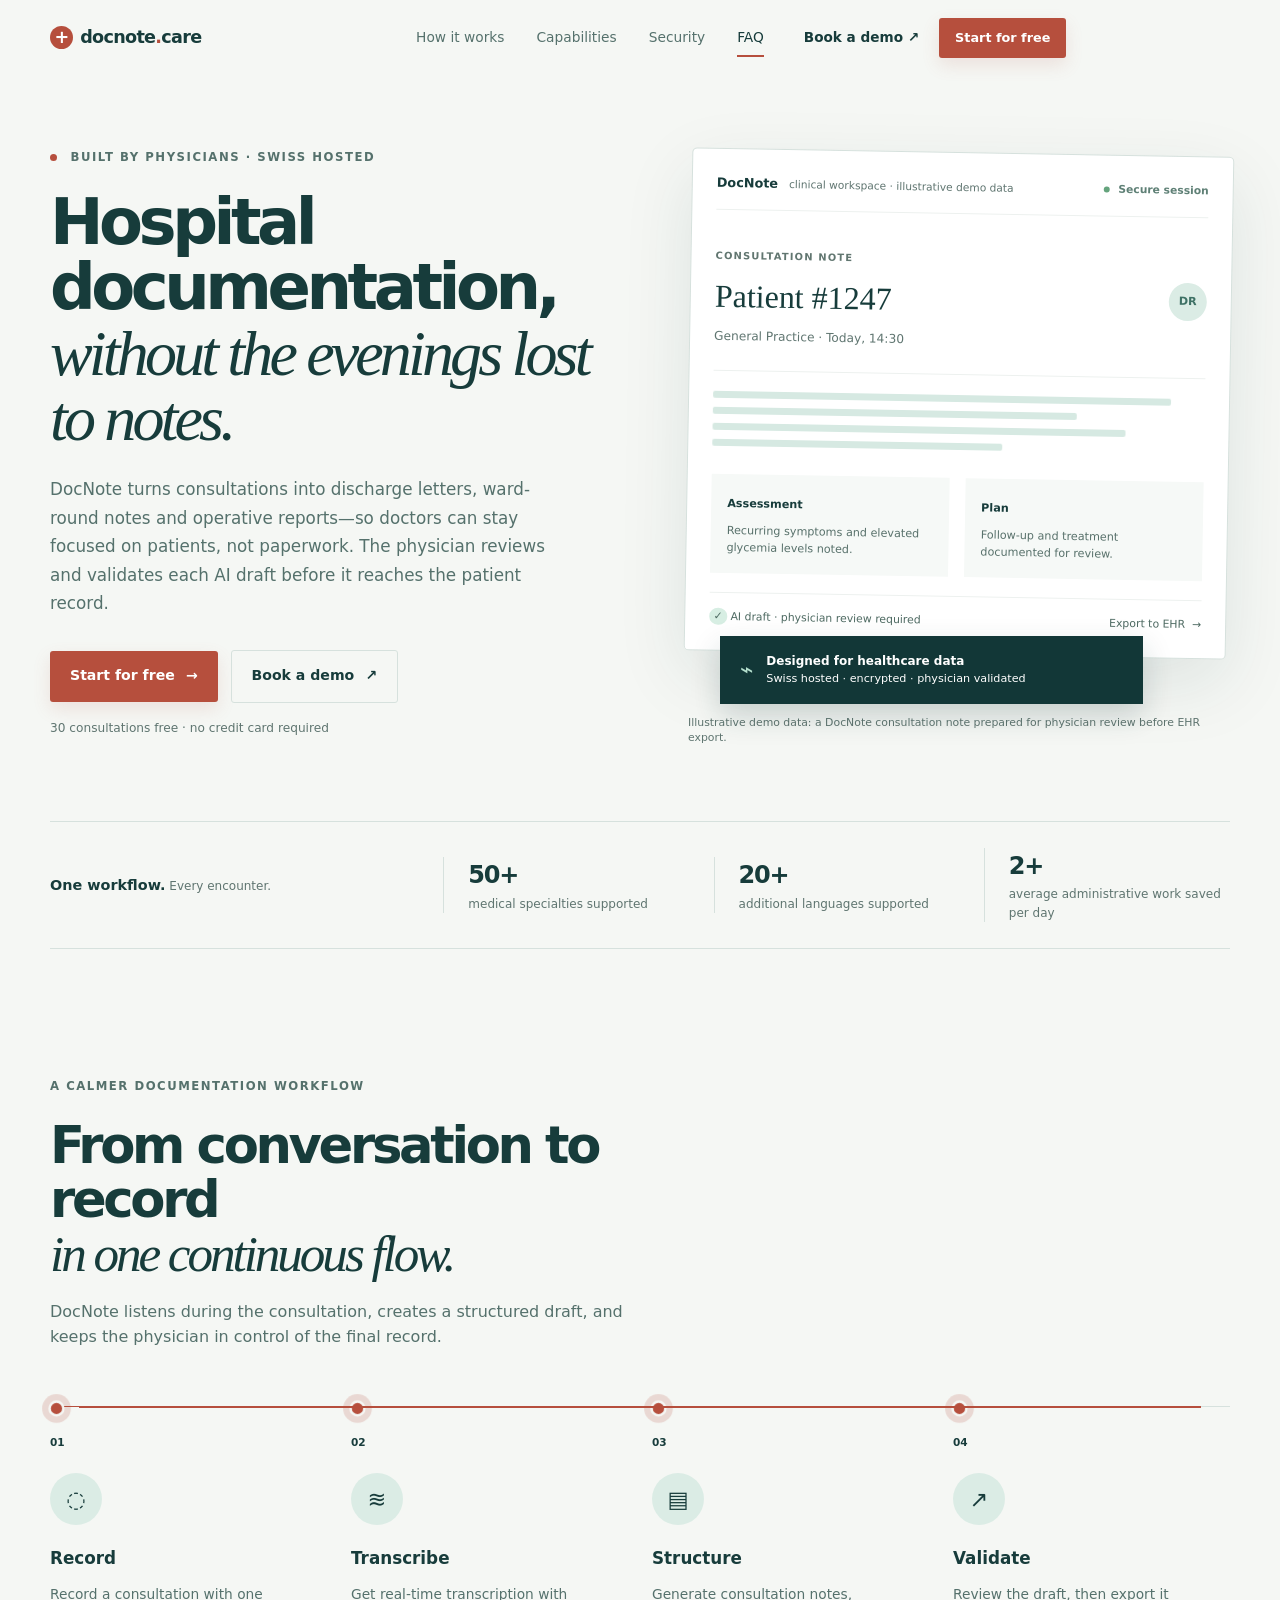
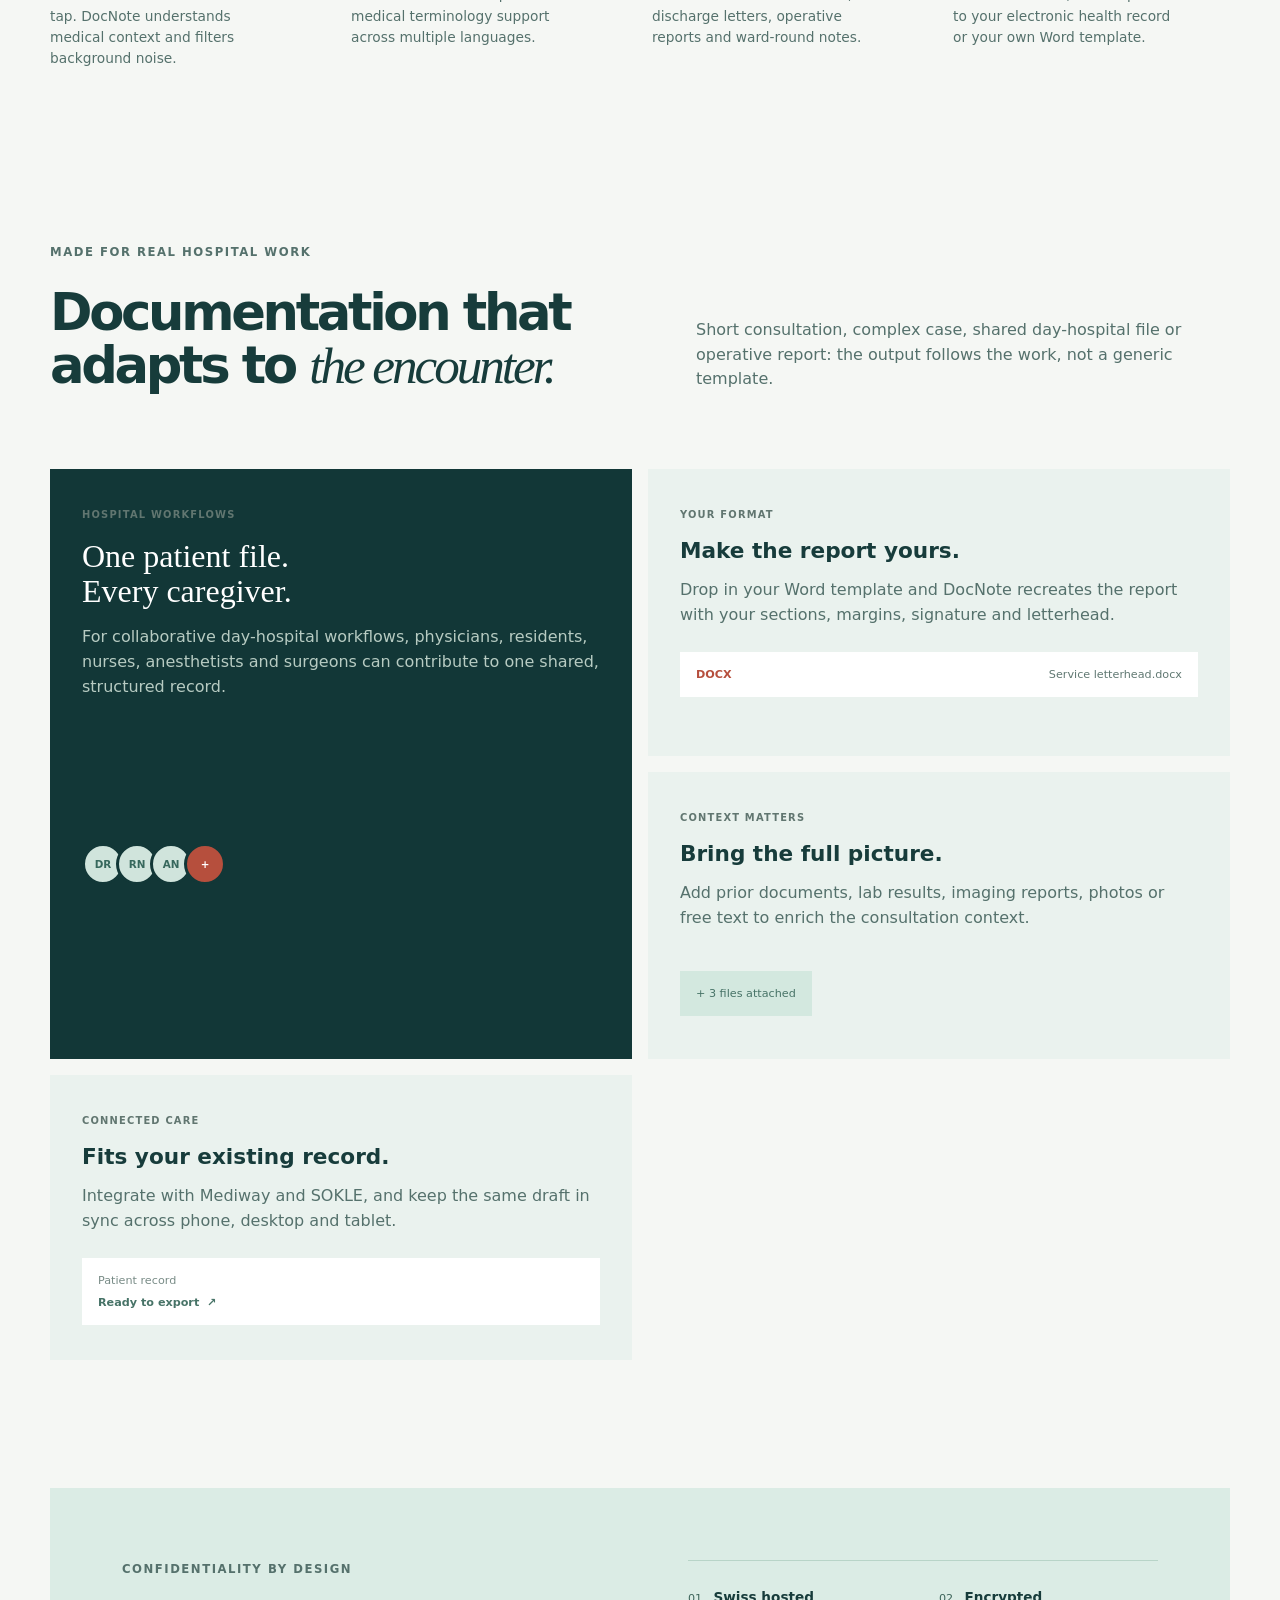
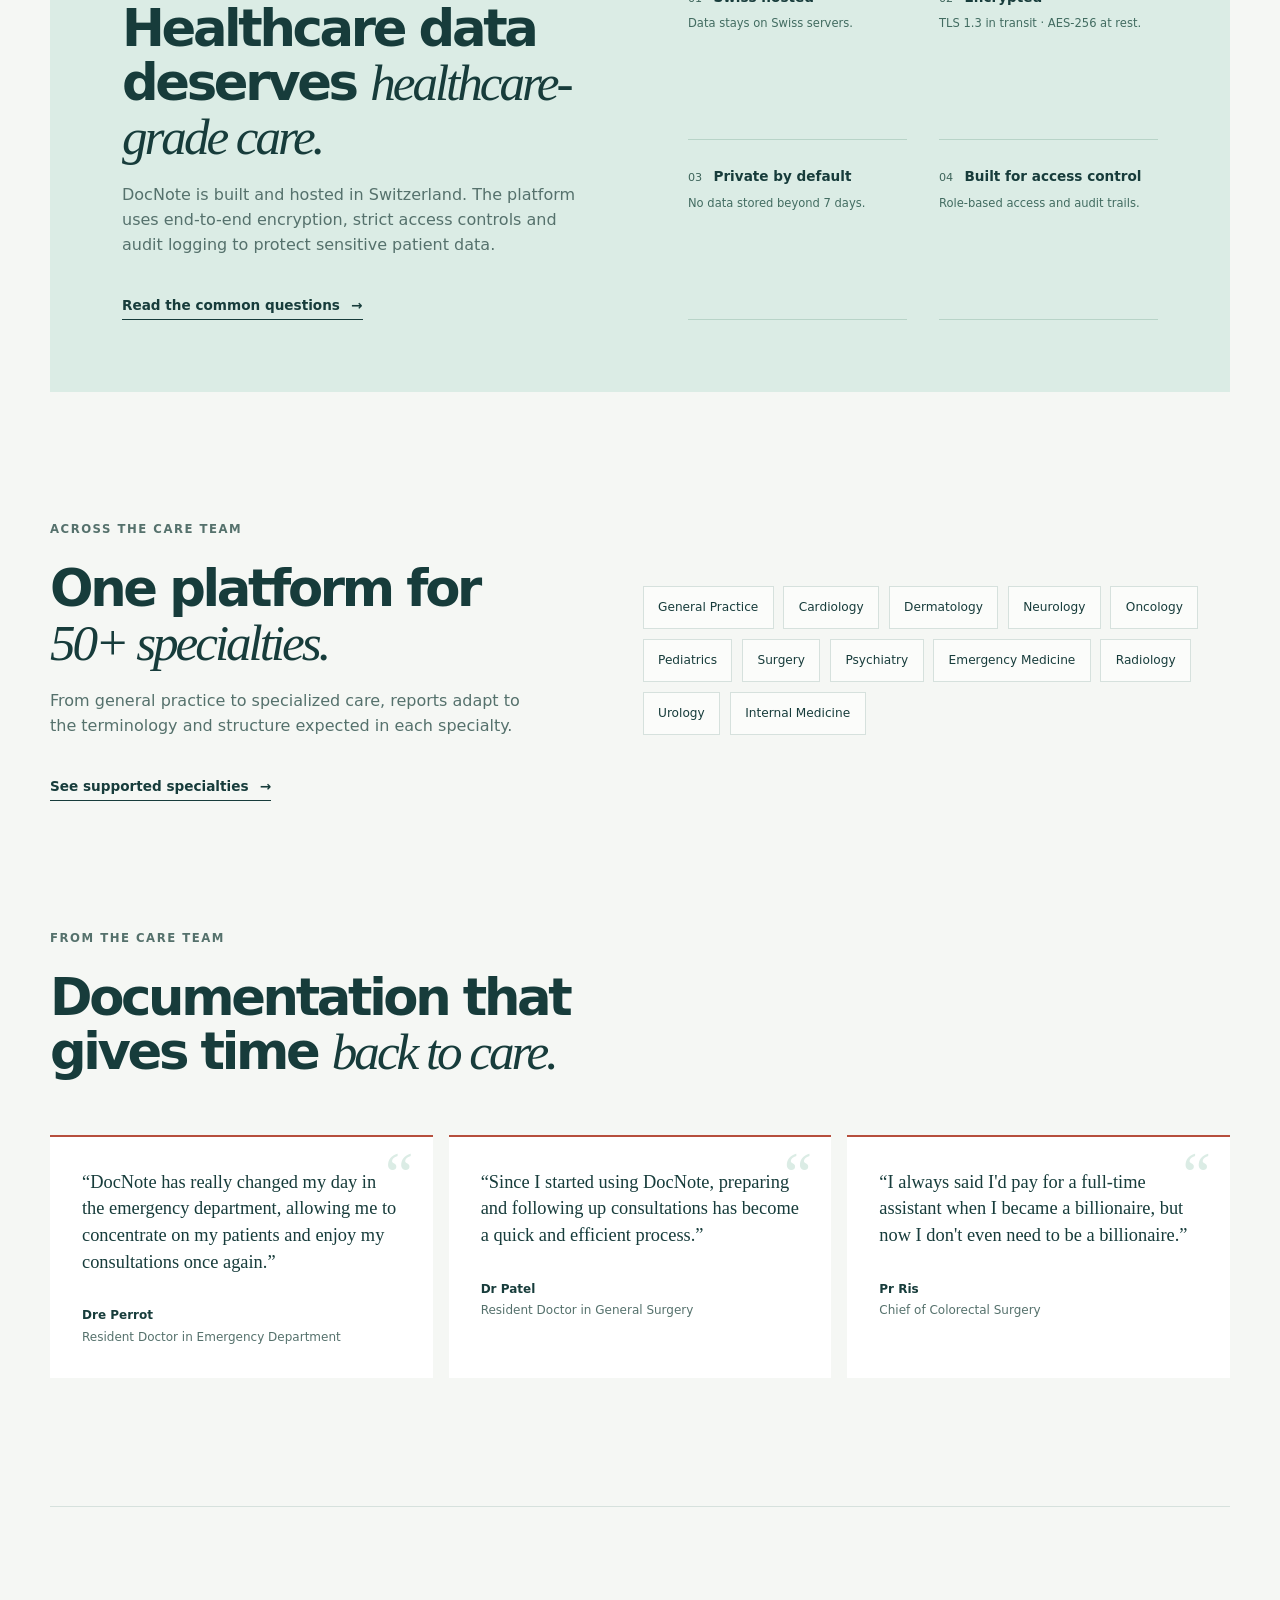
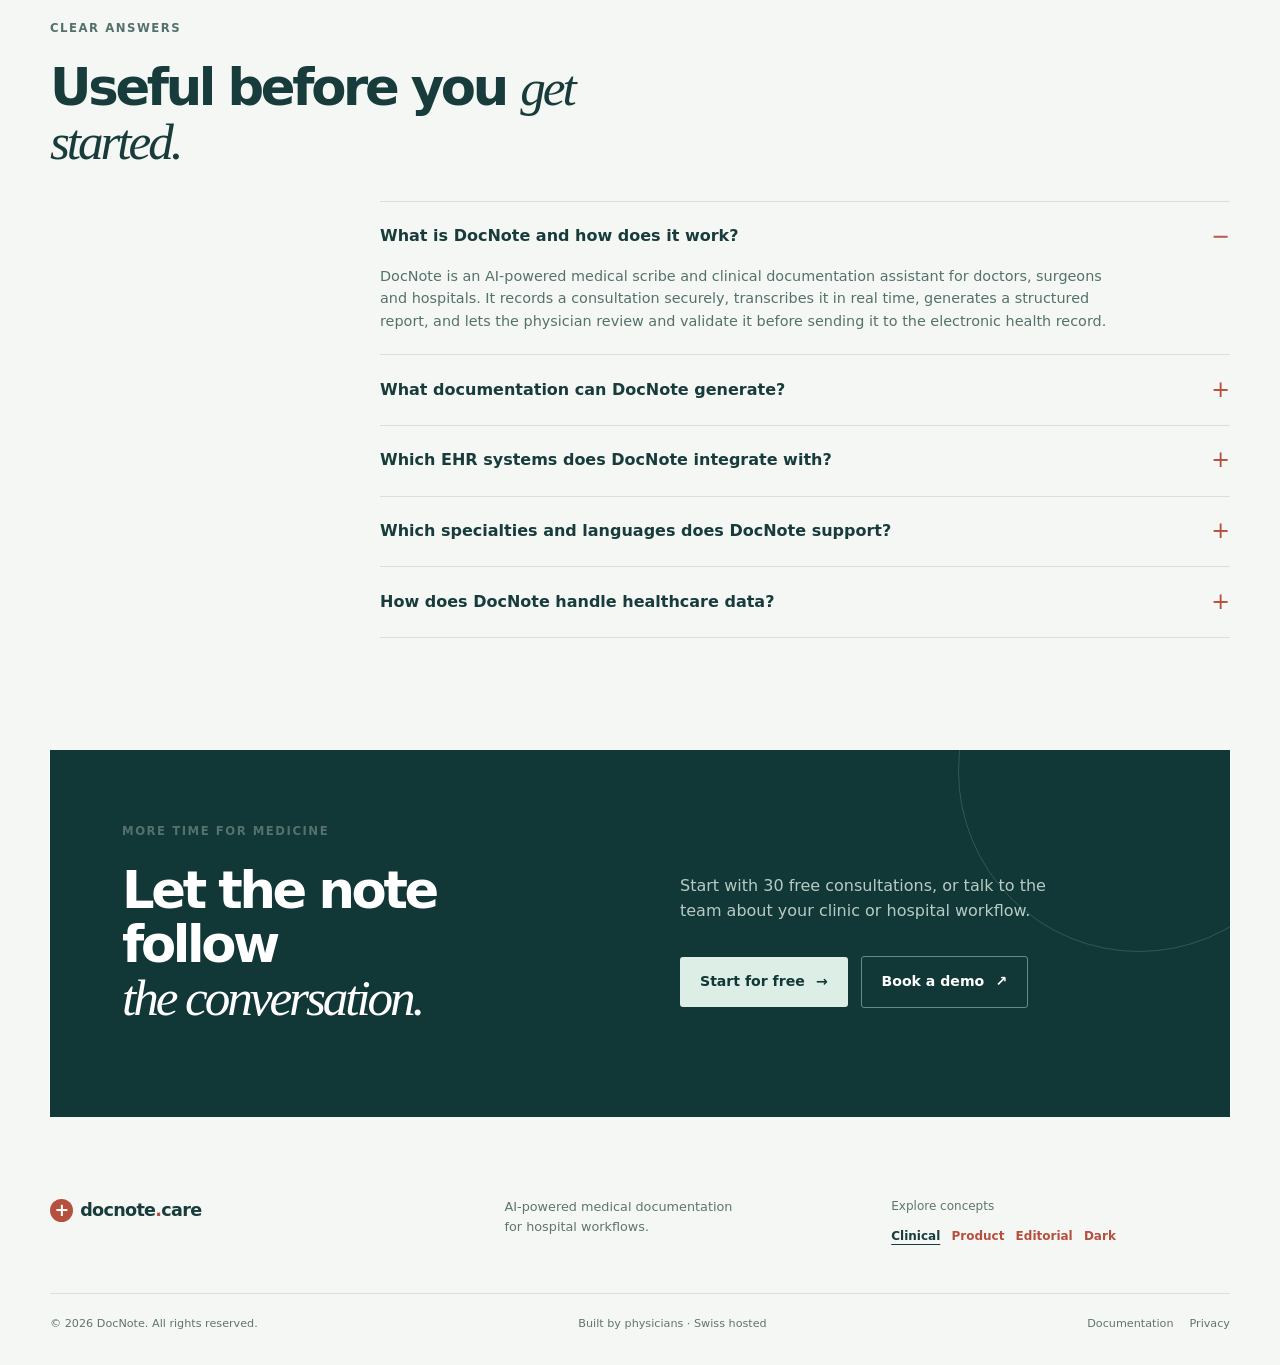
<file: index.html>
<!doctype html>
<html lang="en">
<head>
  <meta charset="utf-8">
  <meta name="viewport" content="width=device-width, initial-scale=1">
  <title>DocNote | AI medical documentation for hospitals</title>
  <meta name="description" content="DocNote turns consultations into structured medical documentation for doctors, clinics and hospitals. Swiss hosted, built by physicians, and designed for hospital workflows.">
  <link rel="canonical" href="https://docnote.care/">
  <meta property="og:type" content="website">
  <meta property="og:title" content="DocNote | AI medical documentation for hospitals">
  <meta property="og:description" content="Turn consultations into discharge letters, ward-round notes and operative reports with DocNote.">
  <meta property="og:url" content="https://docnote.care/">
  <meta name="theme-color" content="#f5f7f4">
  <link rel="stylesheet" href="styles.css">
  <script type="application/ld+json">
  {
    "@context":"https://schema.org",
    "@graph":[
      {"@type":"Organization","@id":"https://docnote.care/#organization","name":"DocNote","url":"https://docnote.care/","description":"AI-powered medical documentation for hospital workflows."},
      {"@type":"WebSite","@id":"https://docnote.care/#website","url":"https://docnote.care/","name":"DocNote","publisher":{"@id":"https://docnote.care/#organization"}},
      {"@type":"SoftwareApplication","name":"DocNote","applicationCategory":"HealthApplication","description":"AI-powered medical documentation that turns consultations into structured medical reports for doctors and hospitals.","url":"https://docnote.care/","publisher":{"@id":"https://docnote.care/#organization"}}
    ]
  }
  </script>
</head>
<body data-design="clinical">
  <noscript><p class="noscript-note">Design previews use JavaScript to apply their visual variant. Without JavaScript, the default clinical landing page is shown.</p></noscript>
  <a class="skip-link" href="#main">Skip to content</a>
  <header class="site-header">
    <a class="brand" href="index.html" aria-label="DocNote home"><span class="brand-mark">+</span><span>docnote<span class="brand-dot">.</span>care</span></a>
    <nav class="desktop-nav" aria-label="Primary navigation"><a href="#workflow">How it works</a><a href="#capabilities">Capabilities</a><a href="#security">Security</a><a href="#faq">FAQ</a></nav>
    <div class="header-actions"><a class="text-link hide-mobile" href="https://calendar.app.google/szBdVAxnmAfQ1ogy8" target="_blank" rel="noreferrer">Book a demo <span aria-hidden="true">↗</span></a><a class="button button-small" href="https://docnote.care/app/" target="_blank" rel="noreferrer">Start for free</a><button class="menu-toggle" aria-expanded="false" aria-controls="mobile-menu" aria-label="Open menu">Menu</button></div>
    <nav id="mobile-menu" class="mobile-menu" aria-label="Mobile navigation"><a href="#workflow">How it works</a><a href="#capabilities">Capabilities</a><a href="#security">Security</a><a href="#faq">FAQ</a><a href="https://calendar.app.google/szBdVAxnmAfQ1ogy8" target="_blank" rel="noreferrer">Book a demo ↗</a></nav>
  </header>

  <main id="main">
    <section class="hero section-wrap">
      <div class="hero-copy"><p class="eyebrow"><span class="eyebrow-dot" aria-hidden="true"></span> Built by physicians · Swiss hosted</p><h1>Hospital documentation, <em>without the evenings lost to notes.</em></h1><p class="hero-lede">DocNote turns consultations into discharge letters, ward-round notes and operative reports—so doctors can stay focused on patients, not paperwork. The physician reviews and validates each AI draft before it reaches the patient record.</p><div class="hero-actions"><a class="button" href="https://docnote.care/app/" target="_blank" rel="noreferrer">Start for free <span aria-hidden="true">→</span></a><a class="button button-quiet" href="https://calendar.app.google/szBdVAxnmAfQ1ogy8" target="_blank" rel="noreferrer">Book a demo <span aria-hidden="true">↗</span></a></div><p class="microcopy">30 consultations free · no credit card required</p></div>
      <figure class="hero-visual clinical-visual" aria-labelledby="mockup-caption"><div class="visual-window"><div class="window-top"><span>DocNote <small>clinical workspace · illustrative demo data</small></span><span class="status"><i aria-hidden="true"></i> Secure session</span></div><div class="report-head"><div><span class="label">CONSULTATION NOTE</span><h2>Patient #1247</h2><p>General Practice · Today, 14:30</p></div><span class="avatar" aria-hidden="true">DR</span></div><div class="report-lines" aria-hidden="true"><span style="width:93%"></span><span style="width:74%"></span><span style="width:84%"></span><span style="width:59%"></span></div><div class="report-grid"><div><b>Assessment</b><p>Recurring symptoms and elevated glycemia levels noted.</p></div><div><b>Plan</b><p>Follow-up and treatment documented for review.</p></div></div><div class="report-footer"><span><b aria-hidden="true">✓</b> AI draft · physician review required</span><span>Export to EHR&nbsp; →</span></div></div><div class="security-note"><span class="shield" aria-hidden="true">⌁</span><span><b>Designed for healthcare data</b><br>Swiss hosted · encrypted · physician validated</span></div><figcaption id="mockup-caption">Illustrative demo data: a DocNote consultation note prepared for physician review before EHR export.</figcaption></figure>
    </section>

    <section class="trust-strip section-wrap" aria-label="DocNote at a glance"><div><strong>One workflow.</strong> Every encounter.</div><div><span class="trust-number">50+</span><span>medical specialties supported</span></div><div><span class="trust-number">20+</span><span>additional languages supported</span></div><div><span class="trust-number">2h+</span><span>average administrative work saved per day</span></div></section>

    <section id="workflow" class="section-wrap workflow-section"><div class="section-intro"><p class="eyebrow">A calmer documentation workflow</p><h2>From conversation to record<br><em>in one continuous flow.</em></h2><p>DocNote listens during the consultation, creates a structured draft, and keeps the physician in control of the final record.</p></div><div class="workflow-line"><article><span class="step-number">01</span><div class="step-icon" aria-hidden="true">◌</div><h3>Record</h3><p>Record a consultation with one tap. DocNote understands medical context and filters background noise.</p></article><article><span class="step-number">02</span><div class="step-icon" aria-hidden="true">≋</div><h3>Transcribe</h3><p>Get real-time transcription with medical terminology support across multiple languages.</p></article><article><span class="step-number">03</span><div class="step-icon" aria-hidden="true">▤</div><h3>Structure</h3><p>Generate consultation notes, discharge letters, operative reports and ward-round notes.</p></article><article><span class="step-number">04</span><div class="step-icon" aria-hidden="true">↗</div><h3>Validate</h3><p>Review the draft, then export it to your electronic health record or your own Word template.</p></article></div></section>

    <section id="capabilities" class="section-wrap capability-section"><div class="section-intro split-intro"><div><p class="eyebrow">Made for real hospital work</p><h2>Documentation that adapts to <em>the encounter.</em></h2></div><p>Short consultation, complex case, shared day-hospital file or operative report: the output follows the work, not a generic template.</p></div><div class="capability-grid"><article class="capability-card large"><span class="card-kicker">Hospital workflows</span><h3>One patient file.<br>Every caregiver.</h3><p>For collaborative day-hospital workflows, physicians, residents, nurses, anesthetists and surgeons can contribute to one shared, structured record.</p><div class="people-row"><span>DR</span><span>RN</span><span>AN</span><span class="plus">+</span></div></article><article class="capability-card"><span class="card-kicker">Your format</span><h3>Make the report yours.</h3><p>Drop in your Word template and DocNote recreates the report with your sections, margins, signature and letterhead.</p><div class="file-chip">DOCX <span>Service letterhead.docx</span></div></article><article class="capability-card"><span class="card-kicker">Context matters</span><h3>Bring the full picture.</h3><p>Add prior documents, lab results, imaging reports, photos or free text to enrich the consultation context.</p><div class="context-chip">+ 3 files attached</div></article><article class="capability-card"><span class="card-kicker">Connected care</span><h3>Fits your existing record.</h3><p>Integrate with Mediway and SOKLE, and keep the same draft in sync across phone, desktop and tablet.</p><div class="ehr-chip"><span>Patient record</span><b>Ready to export&nbsp; ↗</b></div></article></div></section>

    <section id="security" class="section-wrap security-section"><div class="security-panel"><div><p class="eyebrow">Confidentiality by design</p><h2>Healthcare data deserves <em>healthcare-grade care.</em></h2><p>DocNote is built and hosted in Switzerland. The platform uses end-to-end encryption, strict access controls and audit logging to protect sensitive patient data.</p><a class="underlined-link" href="#faq">Read the common questions <span aria-hidden="true">→</span></a></div><div class="security-list"><div><span>01</span><b>Swiss hosted</b><p>Data stays on Swiss servers.</p></div><div><span>02</span><b>Encrypted</b><p>TLS 1.3 in transit · AES-256 at rest.</p></div><div><span>03</span><b>Private by default</b><p>No data stored beyond 7 days.</p></div><div><span>04</span><b>Built for access control</b><p>Role-based access and audit trails.</p></div></div></div></section>

    <section class="section-wrap specialties"><div class="specialties-copy"><p class="eyebrow">Across the care team</p><h2>One platform for<br><em>50+ specialties.</em></h2><p>From general practice to specialized care, reports adapt to the terminology and structure expected in each specialty.</p><a class="underlined-link" href="#faq">See supported specialties <span aria-hidden="true">→</span></a></div><div class="specialty-cloud" aria-label="Examples of supported specialties"><span>General Practice</span><span>Cardiology</span><span>Dermatology</span><span>Neurology</span><span>Oncology</span><span>Pediatrics</span><span>Surgery</span><span>Psychiatry</span><span>Emergency Medicine</span><span>Radiology</span><span>Urology</span><span>Internal Medicine</span></div></section>
    <section class="section-wrap voices" aria-labelledby="voices-title"><div class="section-intro"><p class="eyebrow">From the care team</p><h2 id="voices-title">Documentation that gives time <em>back to care.</em></h2></div><div class="quote-grid"><blockquote>“DocNote has really changed my day in the emergency department, allowing me to concentrate on my patients and enjoy my consultations once again.”<cite>Dre Perrot <span>Resident Doctor in Emergency Department</span></cite></blockquote><blockquote>“Since I started using DocNote, preparing and following up consultations has become a quick and efficient process.”<cite>Dr Patel <span>Resident Doctor in General Surgery</span></cite></blockquote><blockquote>“I always said I'd pay for a full-time assistant when I became a billionaire, but now I don't even need to be a billionaire.”<cite>Pr Ris <span>Chief of Colorectal Surgery</span></cite></blockquote></div></section>

    <section id="faq" class="section-wrap faq-section"><div class="section-intro"><p class="eyebrow">Clear answers</p><h2>Useful before you <em>get started.</em></h2></div><div class="faq-list"><details open><summary>What is DocNote and how does it work?</summary><p>DocNote is an AI-powered medical scribe and clinical documentation assistant for doctors, surgeons and hospitals. It records a consultation securely, transcribes it in real time, generates a structured report, and lets the physician review and validate it before sending it to the electronic health record.</p></details><details><summary>What documentation can DocNote generate?</summary><p>DocNote can generate consultation notes, SOAP notes, discharge letters, operative reports, progress notes, ward-round notes and emergency department notes.</p></details><details><summary>Which EHR systems does DocNote integrate with?</summary><p>DocNote integrates directly with Mediway and SOKLE. You can also use your own Word report templates, export to PDF, or copy and paste into another system.</p></details><details><summary>Which specialties and languages does DocNote support?</summary><p>DocNote supports more than 50 specialties and works in French, German, Italian, English and more than 20 additional languages, including regional terminology and code-switching.</p></details><details><summary>How does DocNote handle healthcare data?</summary><p>DocNote is built and hosted in Switzerland. The site describes end-to-end encryption, role-based access control, audit logging, Swiss hosting and automatic deletion of data after processing.</p></details></div></section>

    <section class="cta-section section-wrap"><div><p class="eyebrow">More time for medicine</p><h2>Let the note follow<br><em>the conversation.</em></h2></div><div><p>Start with 30 free consultations, or talk to the team about your clinic or hospital workflow.</p><div class="hero-actions"><a class="button button-light" href="https://docnote.care/app/" target="_blank" rel="noreferrer">Start for free <span aria-hidden="true">→</span></a><a class="button button-outline-light" href="https://calendar.app.google/szBdVAxnmAfQ1ogy8" target="_blank" rel="noreferrer">Book a demo <span aria-hidden="true">↗</span></a></div></div></section>
  </main>
  <footer class="site-footer section-wrap"><div class="footer-top"><a class="brand footer-brand" href="index.html"><span class="brand-mark">+</span><span>docnote<span class="brand-dot">.</span>care</span></a><p>AI-powered medical documentation<br>for hospital workflows.</p><div class="variant-switch"><span>Explore concepts</span><a data-variant="1" href="design-1/">Clinical</a><a data-variant="2" href="design-2/">Product</a><a data-variant="3" href="design-3/">Editorial</a><a data-variant="4" href="design-4/">Dark</a></div></div><div class="footer-bottom"><span>© 2026 DocNote. All rights reserved.</span><span>Built by physicians · Swiss hosted</span><div><a href="https://support.docnote.care/" target="_blank" rel="noreferrer">Documentation</a><a href="https://docnote.care/privacy/" target="_blank" rel="noreferrer">Privacy</a></div></div></footer>
  <script src="app.js"></script>
</body>
</html>
</file>
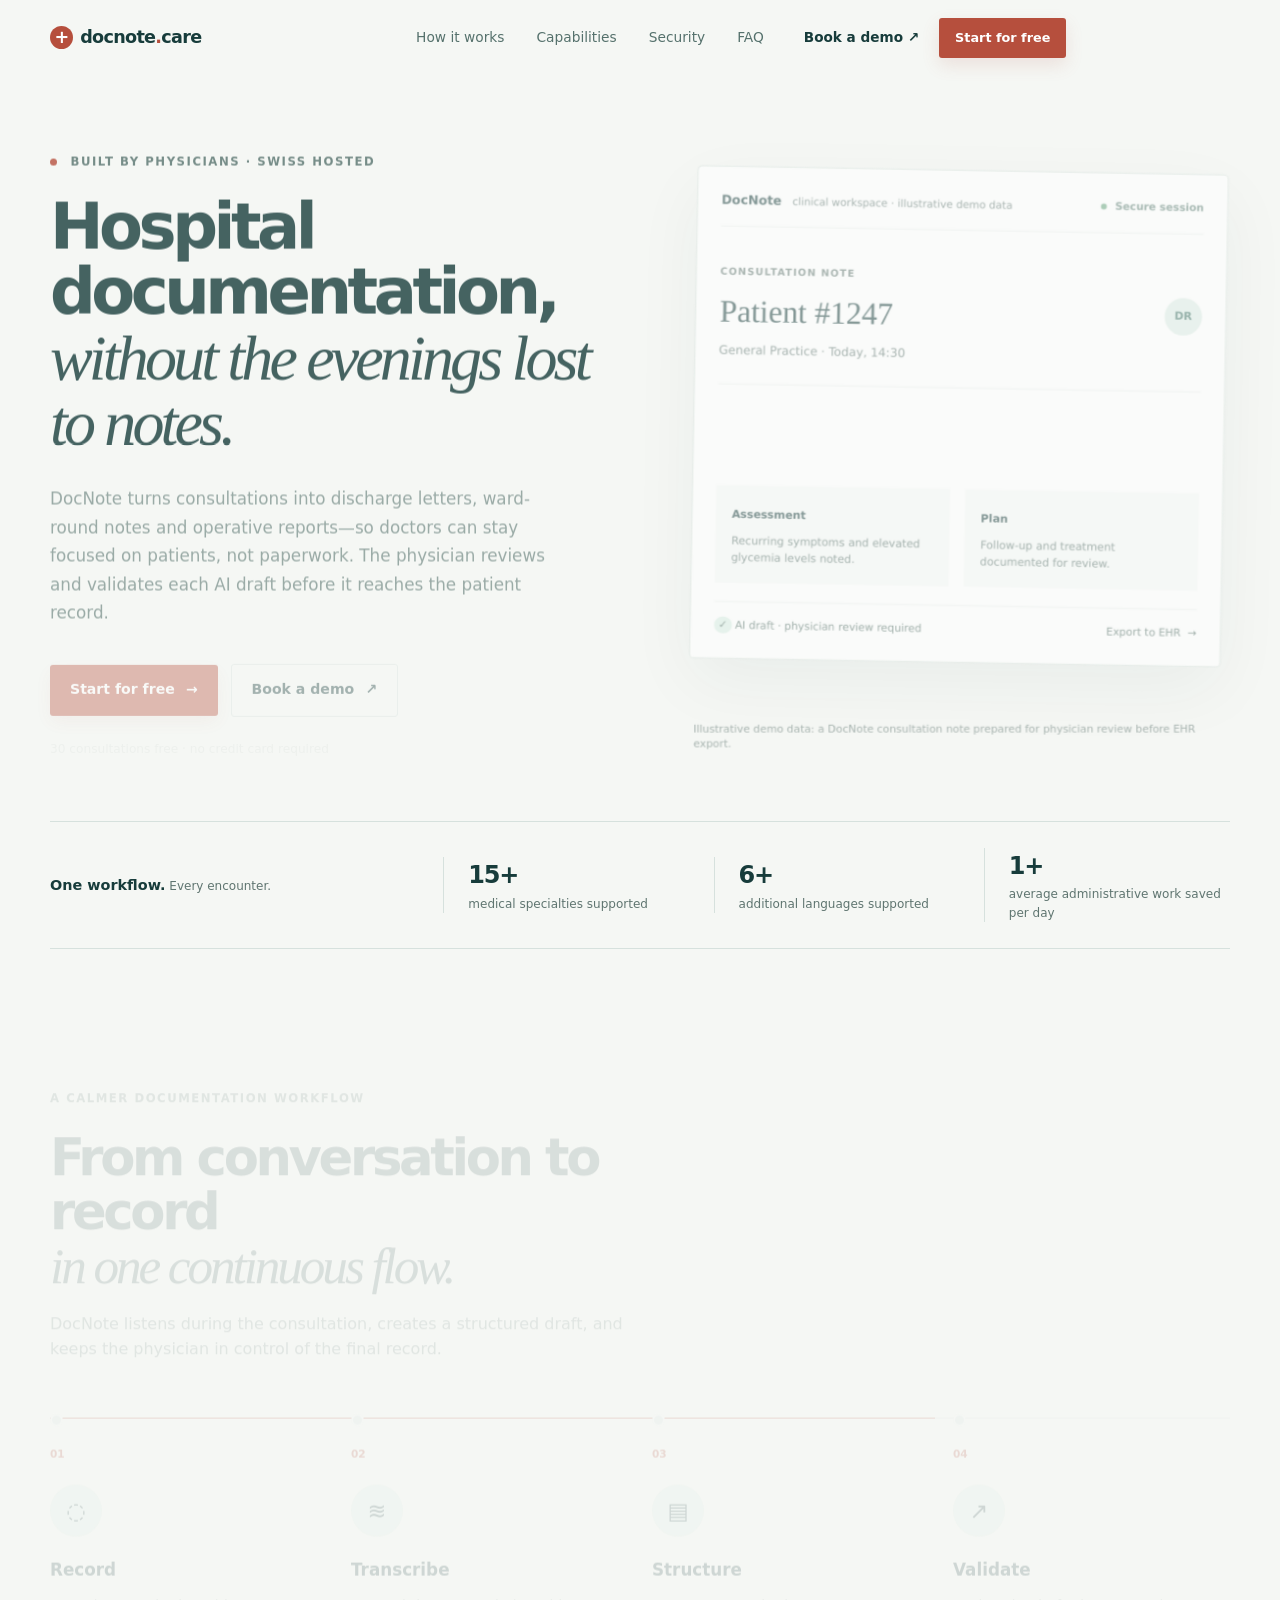
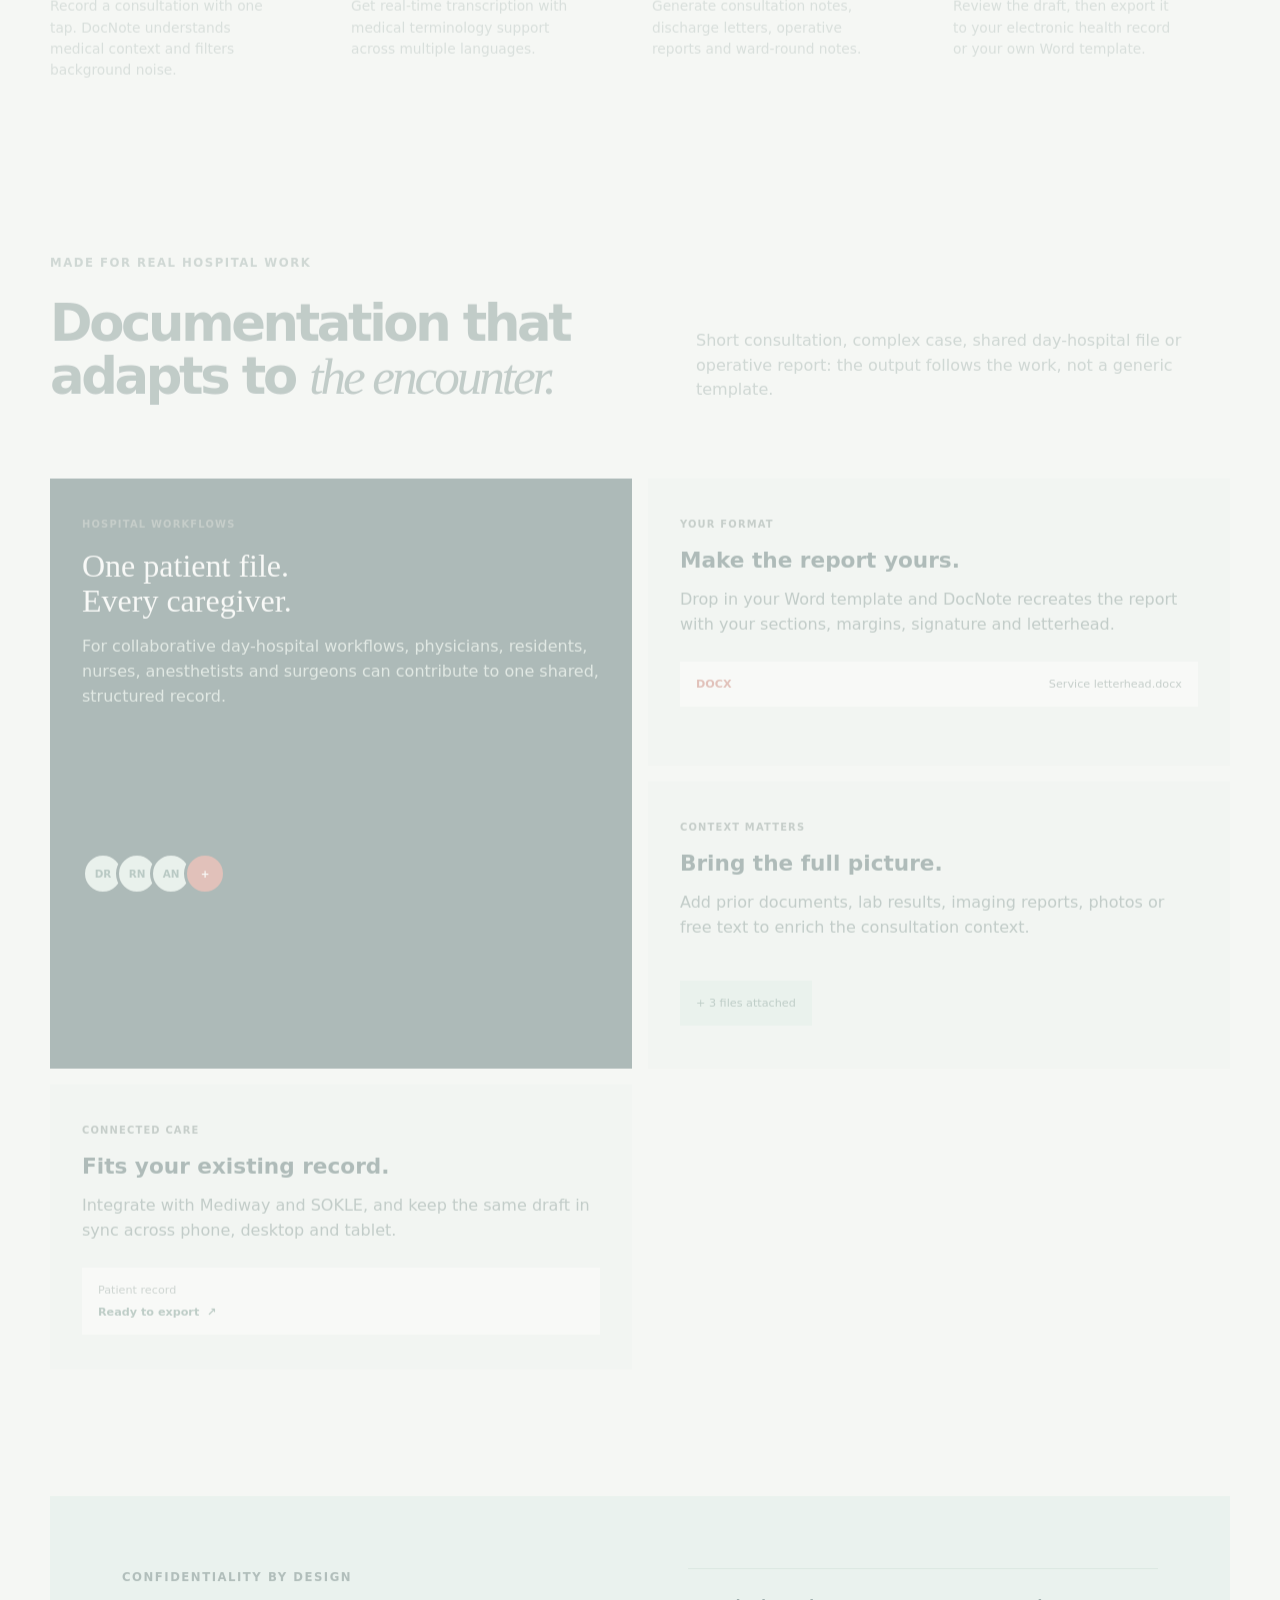
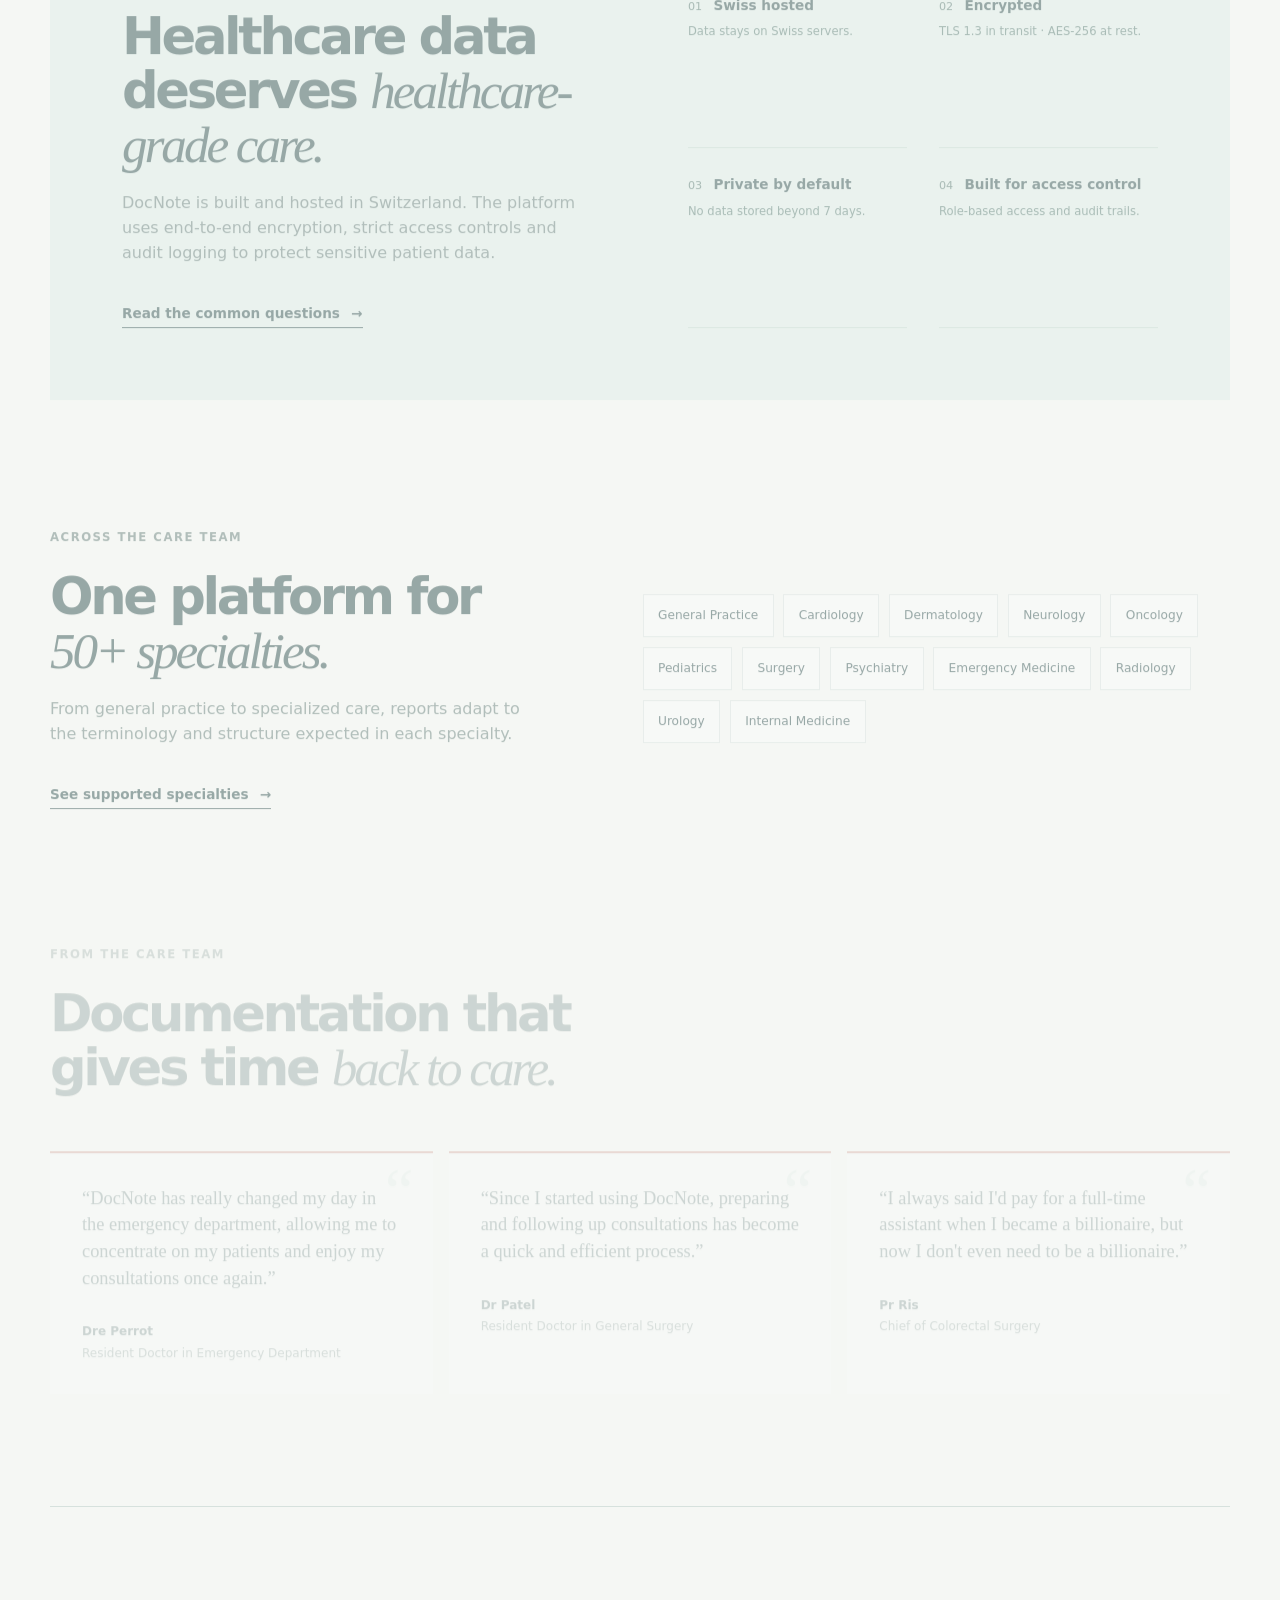
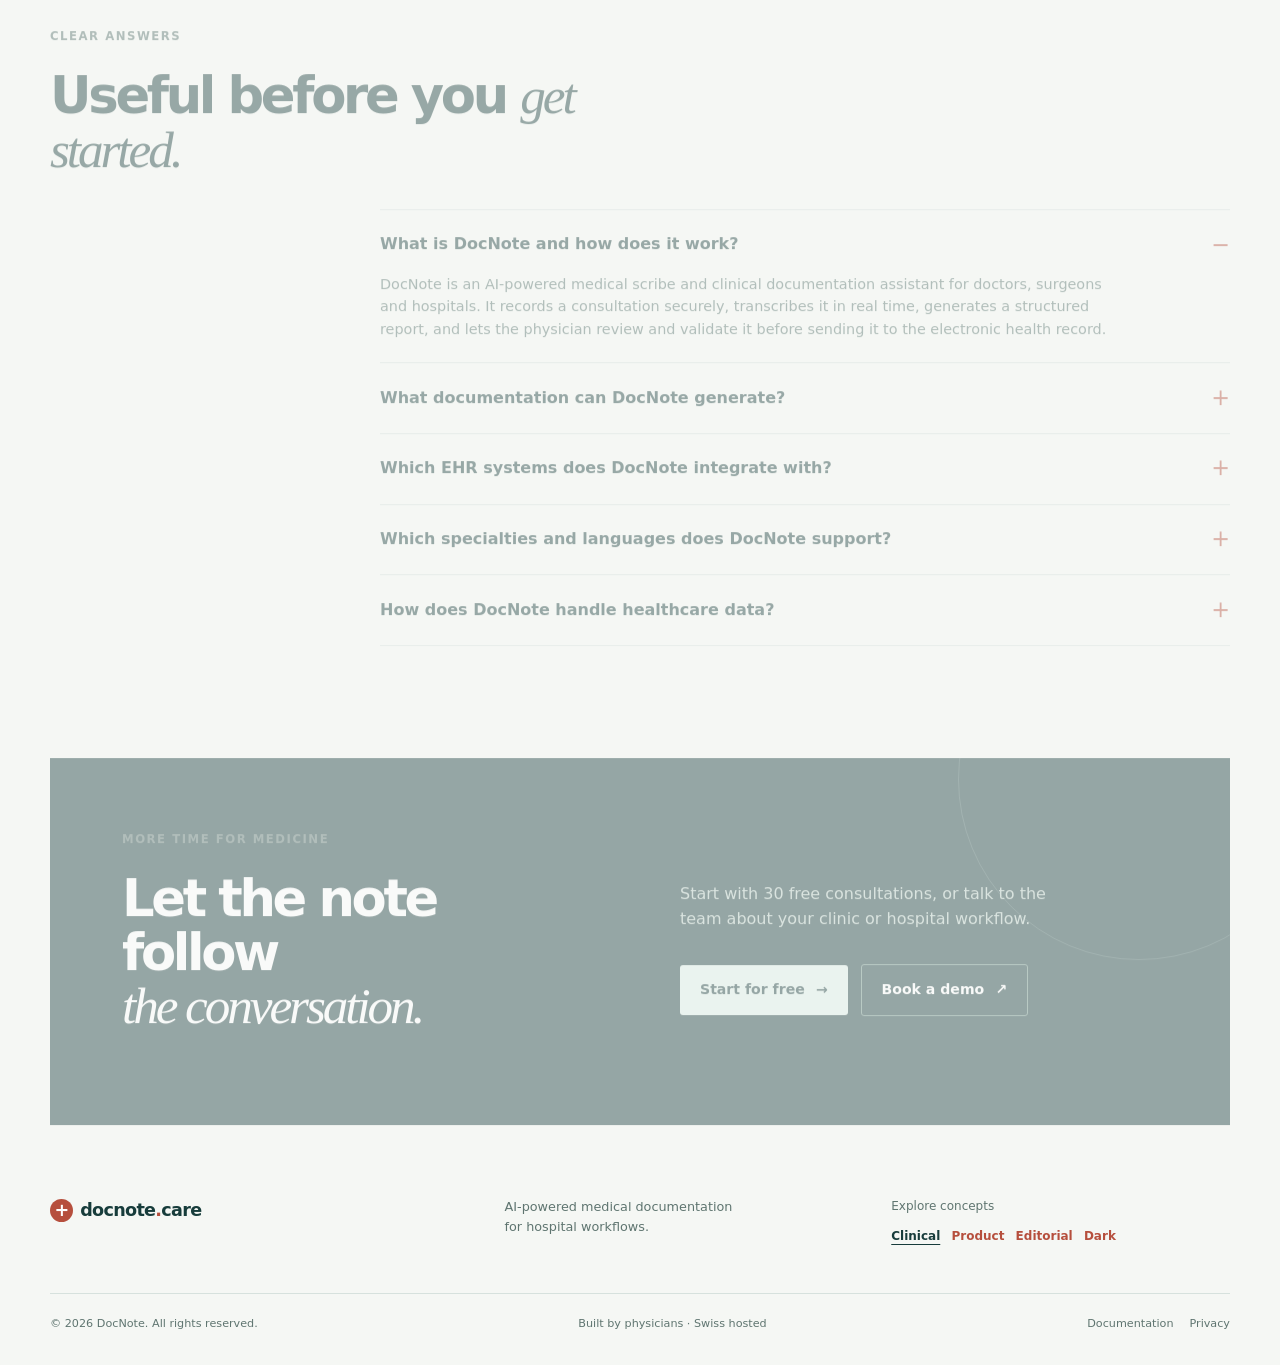
<file: design-1/index.html>
<!doctype html><html lang="en"><head><meta charset="utf-8"><meta name="viewport" content="width=device-width, initial-scale=1"><meta name="robots" content="noindex,follow"><meta http-equiv="refresh" content="0; url=../index.html?design=1"><title>DocNote — Clinical concept</title></head><body><p>Open the <a href="../index.html?design=1">Clinical / Premium concept</a>.</p></body></html>
</file>
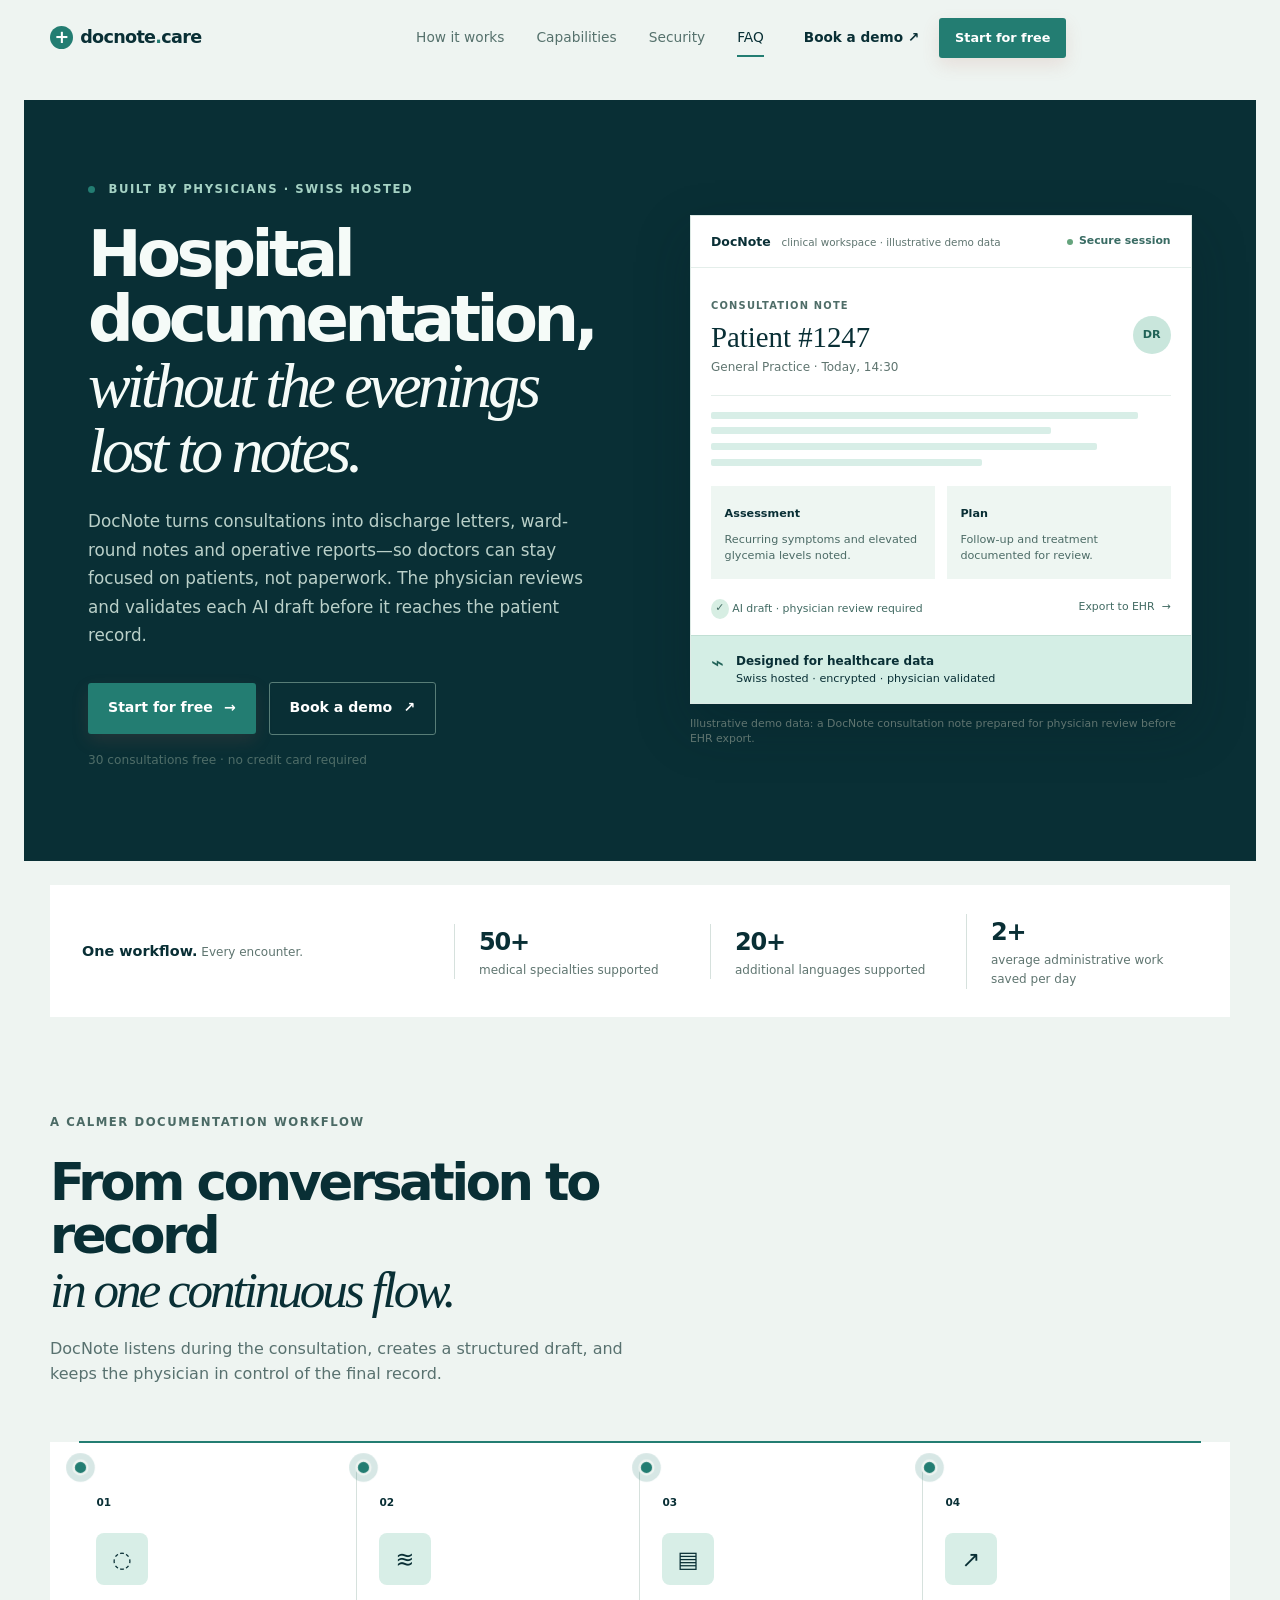
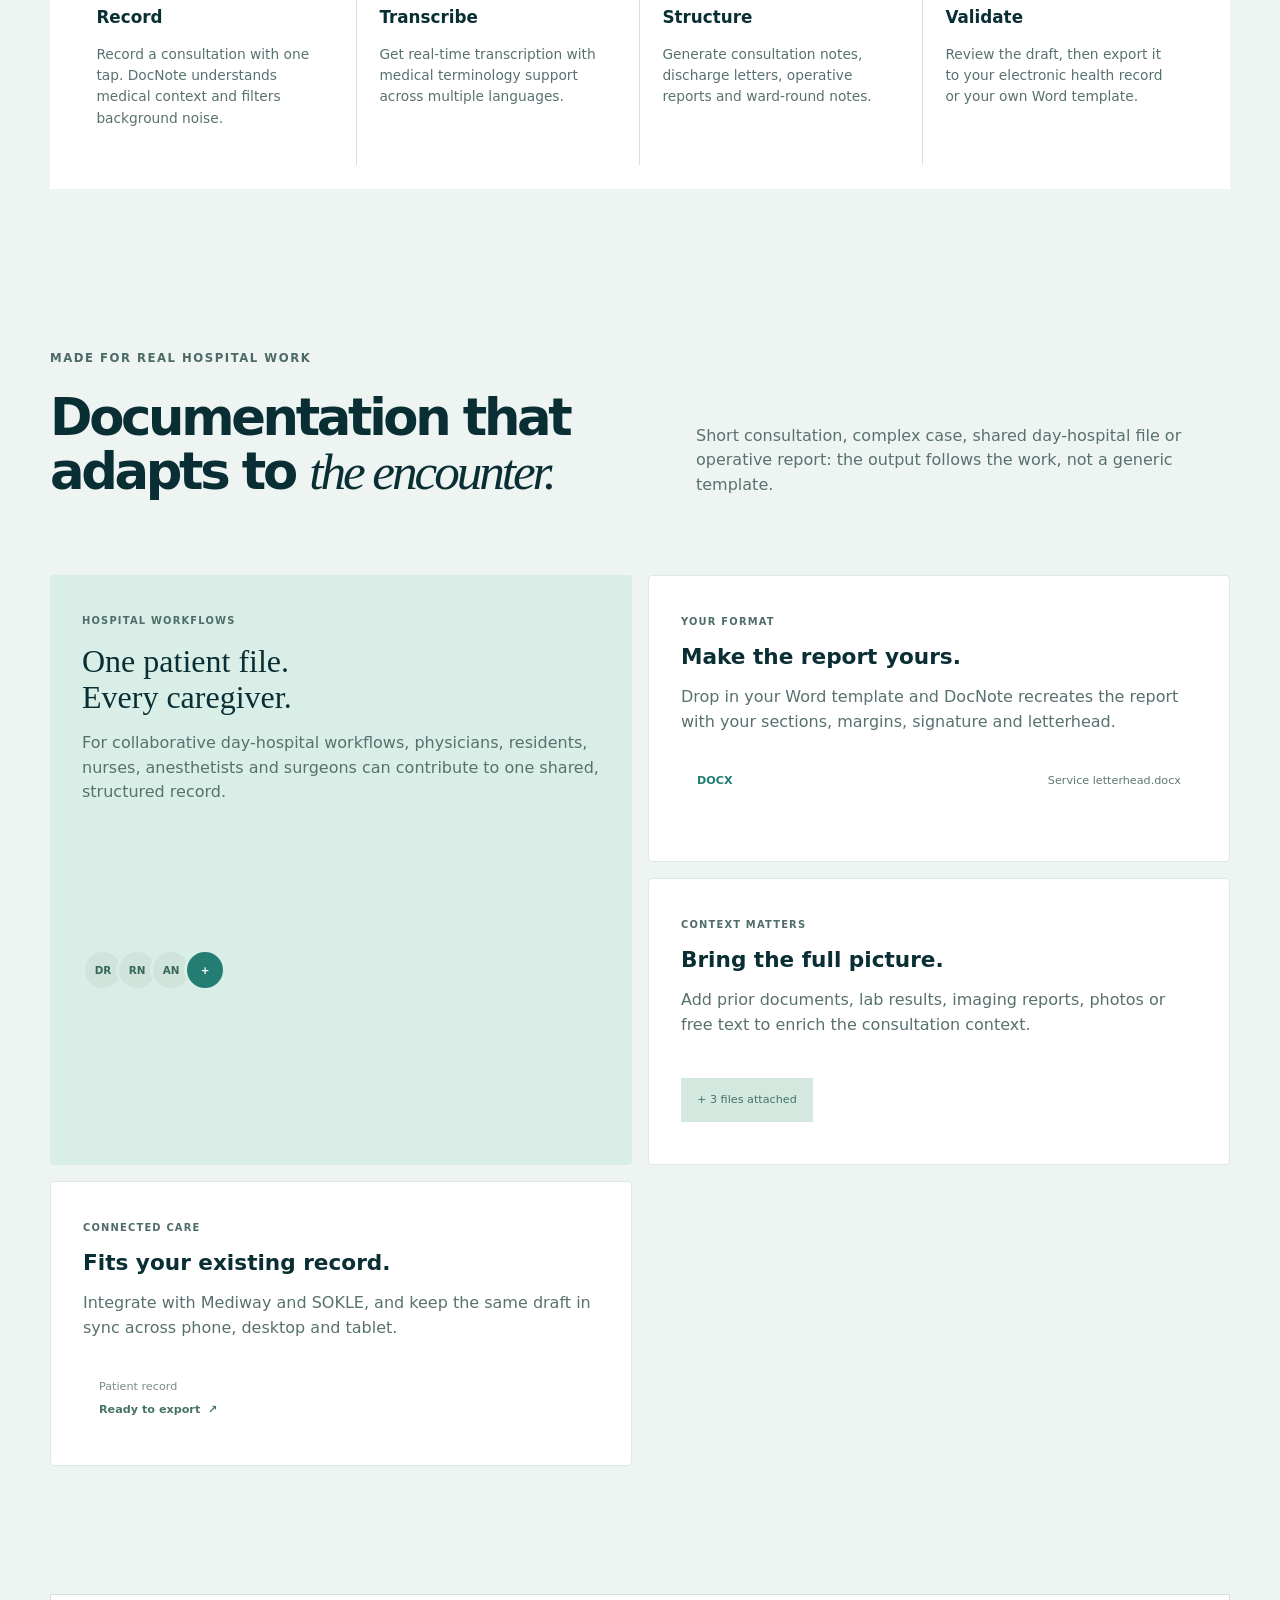
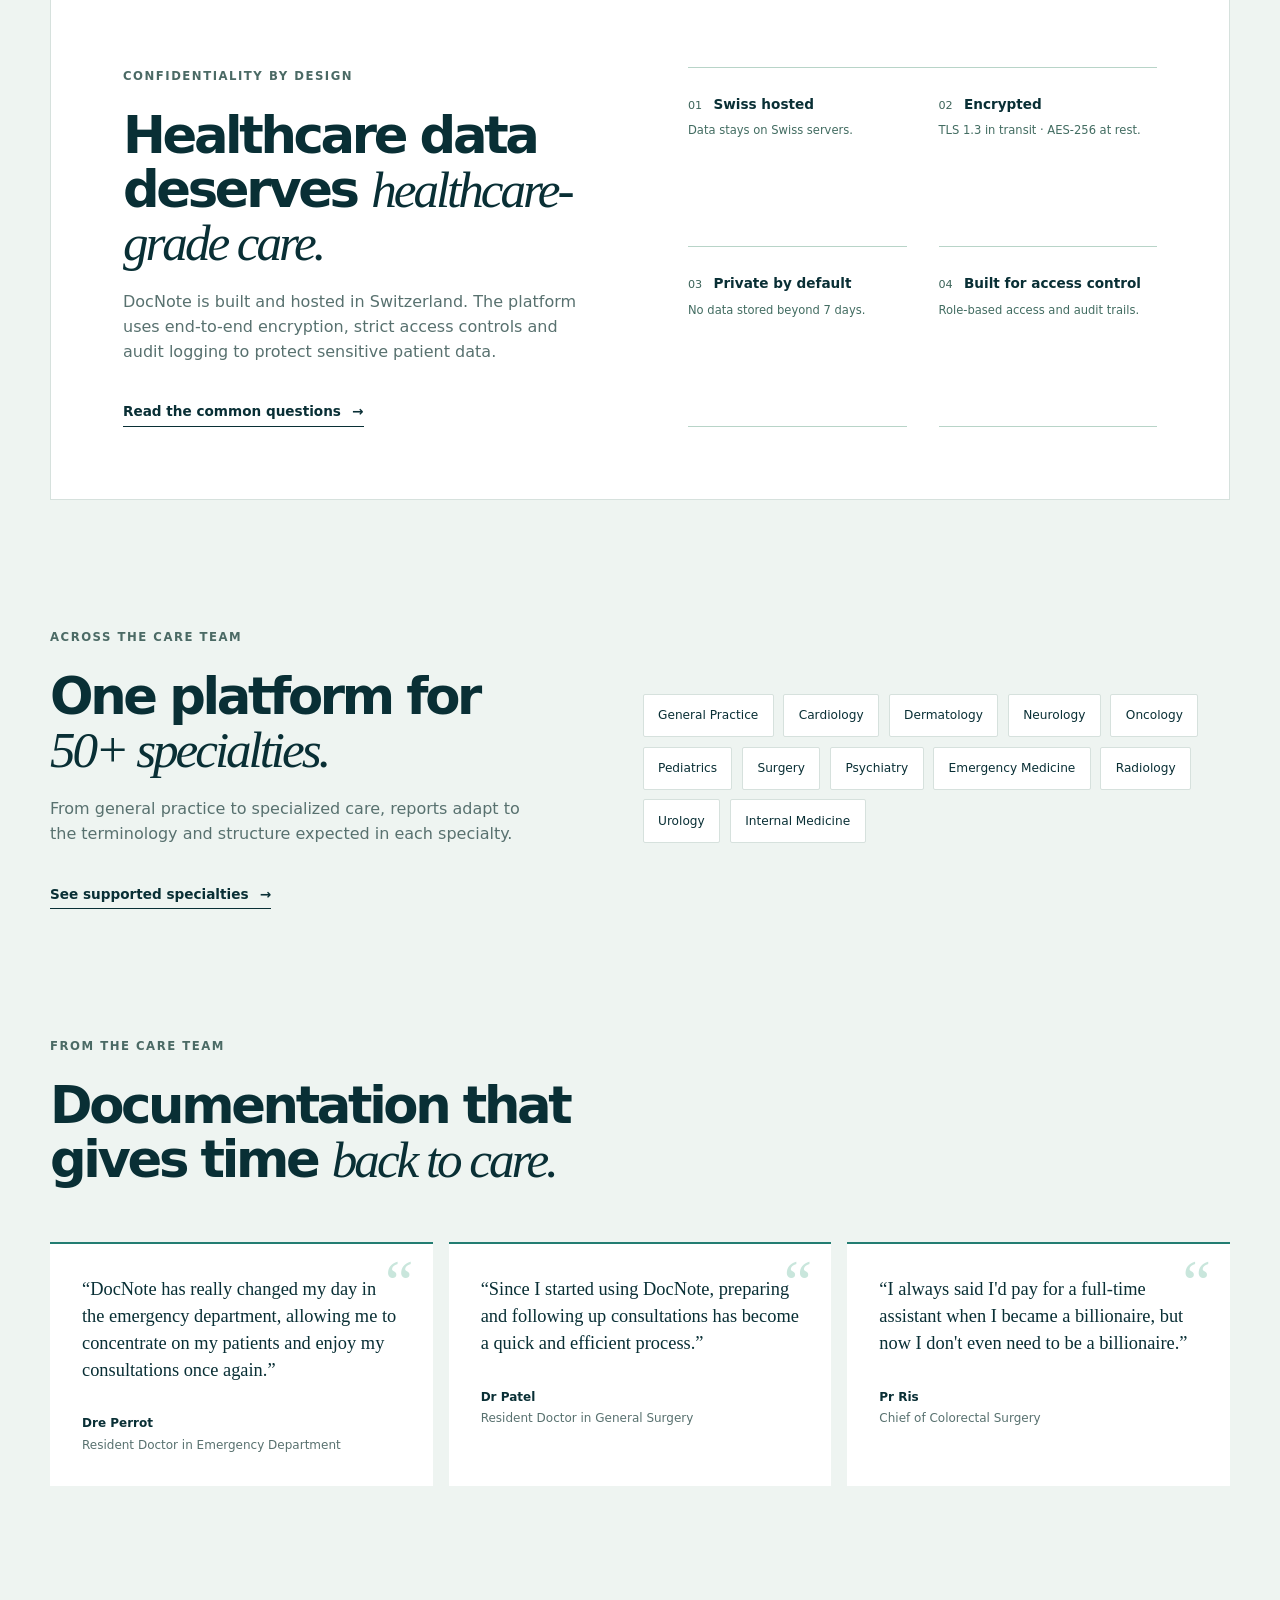
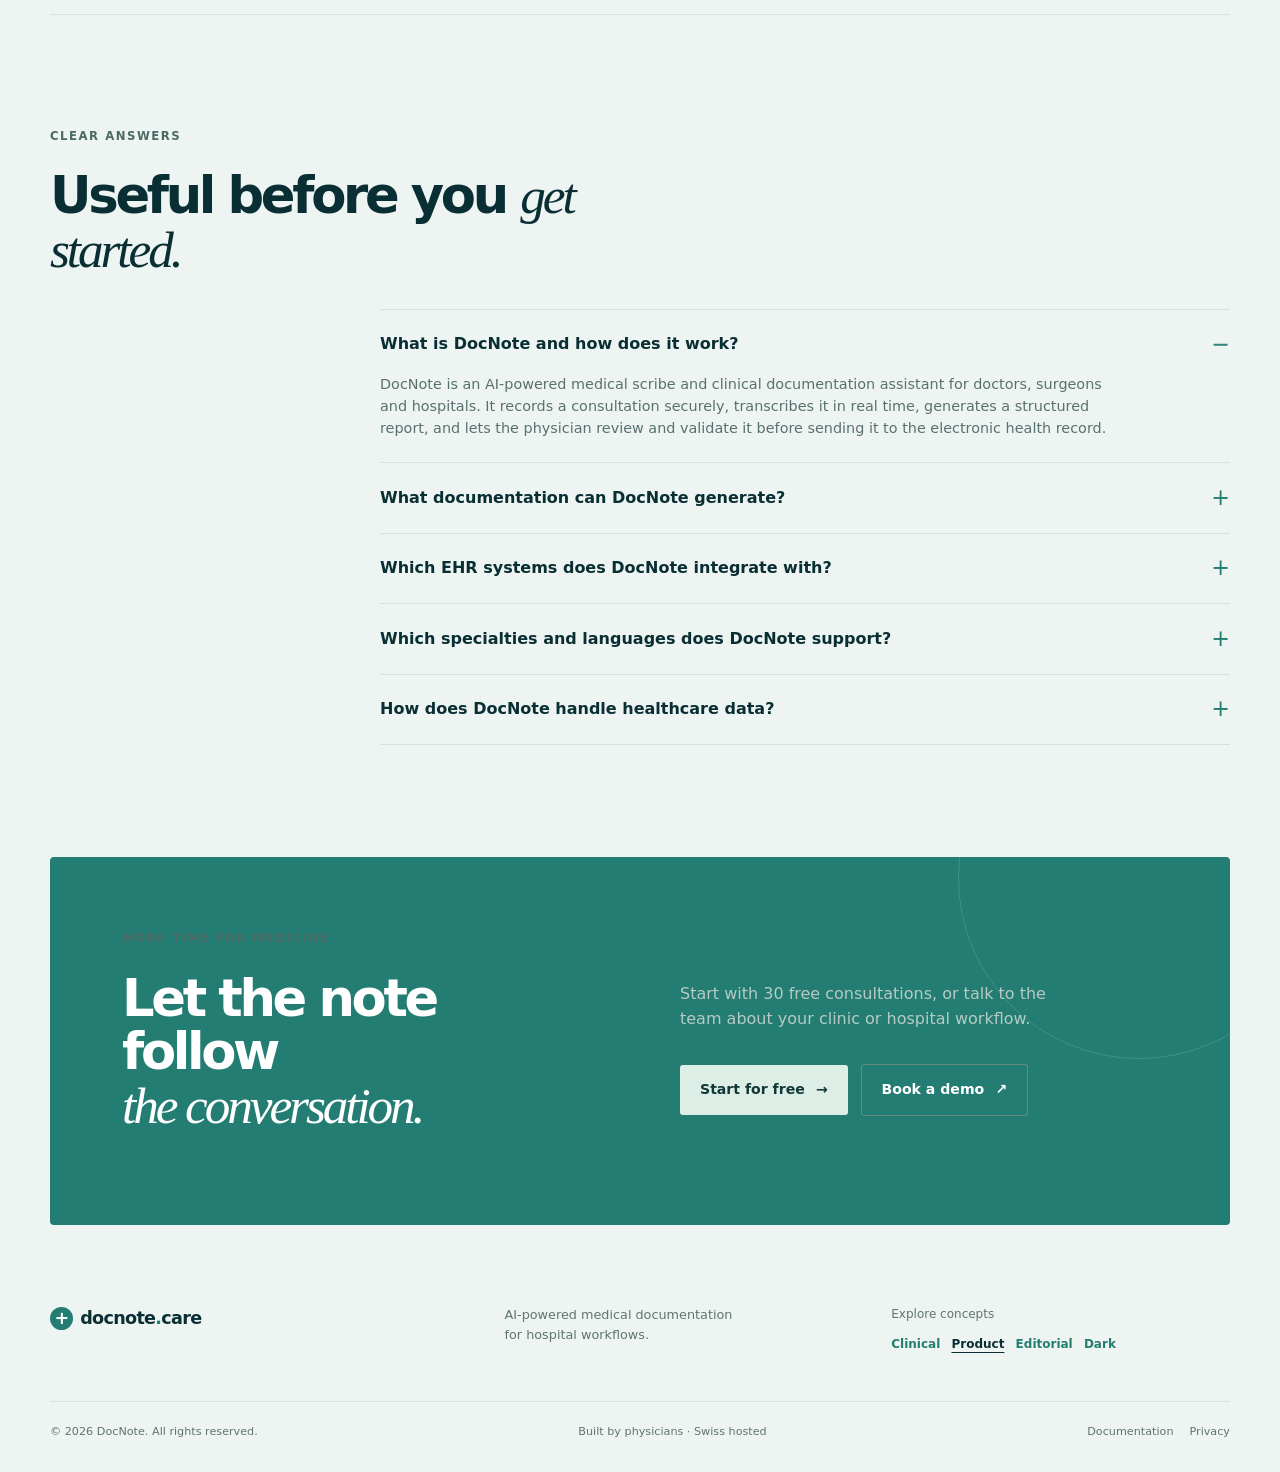
<file: design-2/index.html>
<!doctype html>
<html lang="en">
<head>
  <meta charset="utf-8">
  <meta name="viewport" content="width=device-width, initial-scale=1">
  <title>DocNote | AI medical documentation for hospitals</title>
  <meta name="description" content="DocNote turns consultations into structured medical documentation for doctors, clinics and hospitals. Swiss hosted, built by physicians, and designed for hospital workflows.">
  <meta name="robots" content="noindex,follow">
  <meta property="og:type" content="website">
  <meta property="og:title" content="DocNote | AI medical documentation for hospitals">
  <meta property="og:description" content="Turn consultations into discharge letters, ward-round notes and operative reports with DocNote.">
  <meta property="og:url" content="https://docnote.care/">
  <meta name="theme-color" content="#f5f7f4">
  <link rel="stylesheet" href="styles.css?v=20260917-2">
  <script type="application/ld+json">
  {
    "@context":"https://schema.org",
    "@graph":[
      {"@type":"Organization","@id":"https://docnote.care/#organization","name":"DocNote","url":"https://docnote.care/","description":"AI-powered medical documentation for hospital workflows."},
      {"@type":"WebSite","@id":"https://docnote.care/#website","url":"https://docnote.care/","name":"DocNote","publisher":{"@id":"https://docnote.care/#organization"}},
      {"@type":"SoftwareApplication","name":"DocNote","applicationCategory":"HealthApplication","description":"AI-powered medical documentation that turns consultations into structured medical reports for doctors and hospitals.","url":"https://docnote.care/","publisher":{"@id":"https://docnote.care/#organization"}}
    ]
  }
  </script>
</head>
<body data-design="product">
  <noscript><p class="noscript-note">Design previews use JavaScript to apply their visual variant. Without JavaScript, the default clinical landing page is shown.</p></noscript>
  <a class="skip-link" href="#main">Skip to content</a>
  <header class="site-header">
    <a class="brand" href="index.html" aria-label="DocNote home"><span class="brand-mark">+</span><span>docnote<span class="brand-dot">.</span>care</span></a>
    <nav class="desktop-nav" aria-label="Primary navigation"><a href="#workflow">How it works</a><a href="#capabilities">Capabilities</a><a href="#security">Security</a><a href="#faq">FAQ</a></nav>
    <div class="header-actions"><a class="text-link hide-mobile" href="https://calendar.app.google/szBdVAxnmAfQ1ogy8" target="_blank" rel="noreferrer">Book a demo <span aria-hidden="true">↗</span></a><a class="button button-small" href="https://docnote.care/app/" target="_blank" rel="noreferrer">Start for free</a><button class="menu-toggle" aria-expanded="false" aria-controls="mobile-menu" aria-label="Open menu">Menu</button></div>
    <nav id="mobile-menu" class="mobile-menu" aria-label="Mobile navigation"><a href="#workflow">How it works</a><a href="#capabilities">Capabilities</a><a href="#security">Security</a><a href="#faq">FAQ</a><a href="https://calendar.app.google/szBdVAxnmAfQ1ogy8" target="_blank" rel="noreferrer">Book a demo ↗</a></nav>
  </header>

  <main id="main">
    <section class="hero section-wrap">
      <div class="hero-copy"><p class="eyebrow"><span class="eyebrow-dot" aria-hidden="true"></span> Built by physicians · Swiss hosted</p><h1>Hospital documentation, <em>without the evenings lost to notes.</em></h1><p class="hero-lede">DocNote turns consultations into discharge letters, ward-round notes and operative reports—so doctors can stay focused on patients, not paperwork. The physician reviews and validates each AI draft before it reaches the patient record.</p><div class="hero-actions"><a class="button" href="https://docnote.care/app/" target="_blank" rel="noreferrer">Start for free <span aria-hidden="true">→</span></a><a class="button button-quiet" href="https://calendar.app.google/szBdVAxnmAfQ1ogy8" target="_blank" rel="noreferrer">Book a demo <span aria-hidden="true">↗</span></a></div><p class="microcopy">30 consultations free · no credit card required</p></div>
      <figure class="hero-visual product-session-card" aria-labelledby="mockup-caption"><div class="product-session-card__surface"><header class="product-session-card__top"><span>DocNote <small>clinical workspace · illustrative demo data</small></span><span class="product-session-card__status"><i aria-hidden="true"></i>Secure session</span></header><section class="product-session-card__summary"><div><span class="product-session-card__label">Consultation note</span><h2>Patient #1247</h2><p>General Practice · Today, 14:30</p></div><span class="product-session-card__avatar" aria-hidden="true">DR</span></section><div class="product-session-card__lines" aria-hidden="true"><span style="width:93%"></span><span style="width:74%"></span><span style="width:84%"></span><span style="width:59%"></span></div><div class="product-session-card__details"><section><b>Assessment</b><p>Recurring symptoms and elevated glycemia levels noted.</p></section><section><b>Plan</b><p>Follow-up and treatment documented for review.</p></section></div><footer class="product-session-card__footer"><span><b aria-hidden="true">✓</b> AI draft · physician review required</span><span>Export to EHR&nbsp; →</span></footer><div class="product-session-card__security"><span aria-hidden="true">⌁</span><p><b>Designed for healthcare data</b><br>Swiss hosted · encrypted · physician validated</p></div></div><figcaption id="mockup-caption">Illustrative demo data: a DocNote consultation note prepared for physician review before EHR export.</figcaption></figure>
    </section>

    <section class="trust-strip section-wrap" aria-label="DocNote at a glance"><div><strong>One workflow.</strong> Every encounter.</div><div><span class="trust-number">50+</span><span>medical specialties supported</span></div><div><span class="trust-number">20+</span><span>additional languages supported</span></div><div><span class="trust-number">2h+</span><span>average administrative work saved per day</span></div></section>

    <section id="workflow" class="section-wrap workflow-section"><div class="section-intro"><p class="eyebrow">A calmer documentation workflow</p><h2>From conversation to record<br><em>in one continuous flow.</em></h2><p>DocNote listens during the consultation, creates a structured draft, and keeps the physician in control of the final record.</p></div><div class="workflow-line"><article><span class="step-number">01</span><div class="step-icon" aria-hidden="true">◌</div><h3>Record</h3><p>Record a consultation with one tap. DocNote understands medical context and filters background noise.</p></article><article><span class="step-number">02</span><div class="step-icon" aria-hidden="true">≋</div><h3>Transcribe</h3><p>Get real-time transcription with medical terminology support across multiple languages.</p></article><article><span class="step-number">03</span><div class="step-icon" aria-hidden="true">▤</div><h3>Structure</h3><p>Generate consultation notes, discharge letters, operative reports and ward-round notes.</p></article><article><span class="step-number">04</span><div class="step-icon" aria-hidden="true">↗</div><h3>Validate</h3><p>Review the draft, then export it to your electronic health record or your own Word template.</p></article></div></section>

    <section id="capabilities" class="section-wrap capability-section"><div class="section-intro split-intro"><div><p class="eyebrow">Made for real hospital work</p><h2>Documentation that adapts to <em>the encounter.</em></h2></div><p>Short consultation, complex case, shared day-hospital file or operative report: the output follows the work, not a generic template.</p></div><div class="capability-grid"><article class="capability-card large"><span class="card-kicker">Hospital workflows</span><h3>One patient file.<br>Every caregiver.</h3><p>For collaborative day-hospital workflows, physicians, residents, nurses, anesthetists and surgeons can contribute to one shared, structured record.</p><div class="people-row"><span>DR</span><span>RN</span><span>AN</span><span class="plus">+</span></div></article><article class="capability-card"><span class="card-kicker">Your format</span><h3>Make the report yours.</h3><p>Drop in your Word template and DocNote recreates the report with your sections, margins, signature and letterhead.</p><div class="file-chip">DOCX <span>Service letterhead.docx</span></div></article><article class="capability-card"><span class="card-kicker">Context matters</span><h3>Bring the full picture.</h3><p>Add prior documents, lab results, imaging reports, photos or free text to enrich the consultation context.</p><div class="context-chip">+ 3 files attached</div></article><article class="capability-card"><span class="card-kicker">Connected care</span><h3>Fits your existing record.</h3><p>Integrate with Mediway and SOKLE, and keep the same draft in sync across phone, desktop and tablet.</p><div class="ehr-chip"><span>Patient record</span><b>Ready to export&nbsp; ↗</b></div></article></div></section>

    <section id="security" class="section-wrap security-section"><div class="security-panel"><div><p class="eyebrow">Confidentiality by design</p><h2>Healthcare data deserves <em>healthcare-grade care.</em></h2><p>DocNote is built and hosted in Switzerland. The platform uses end-to-end encryption, strict access controls and audit logging to protect sensitive patient data.</p><a class="underlined-link" href="#faq">Read the common questions <span aria-hidden="true">→</span></a></div><div class="security-list"><div><span>01</span><b>Swiss hosted</b><p>Data stays on Swiss servers.</p></div><div><span>02</span><b>Encrypted</b><p>TLS 1.3 in transit · AES-256 at rest.</p></div><div><span>03</span><b>Private by default</b><p>No data stored beyond 7 days.</p></div><div><span>04</span><b>Built for access control</b><p>Role-based access and audit trails.</p></div></div></div></section>

    <section class="section-wrap specialties"><div class="specialties-copy"><p class="eyebrow">Across the care team</p><h2>One platform for<br><em>50+ specialties.</em></h2><p>From general practice to specialized care, reports adapt to the terminology and structure expected in each specialty.</p><a class="underlined-link" href="#faq">See supported specialties <span aria-hidden="true">→</span></a></div><div class="specialty-cloud" aria-label="Examples of supported specialties"><span>General Practice</span><span>Cardiology</span><span>Dermatology</span><span>Neurology</span><span>Oncology</span><span>Pediatrics</span><span>Surgery</span><span>Psychiatry</span><span>Emergency Medicine</span><span>Radiology</span><span>Urology</span><span>Internal Medicine</span></div></section>
    <section class="section-wrap voices" aria-labelledby="voices-title"><div class="section-intro"><p class="eyebrow">From the care team</p><h2 id="voices-title">Documentation that gives time <em>back to care.</em></h2></div><div class="quote-grid"><blockquote>“DocNote has really changed my day in the emergency department, allowing me to concentrate on my patients and enjoy my consultations once again.”<cite>Dre Perrot <span>Resident Doctor in Emergency Department</span></cite></blockquote><blockquote>“Since I started using DocNote, preparing and following up consultations has become a quick and efficient process.”<cite>Dr Patel <span>Resident Doctor in General Surgery</span></cite></blockquote><blockquote>“I always said I'd pay for a full-time assistant when I became a billionaire, but now I don't even need to be a billionaire.”<cite>Pr Ris <span>Chief of Colorectal Surgery</span></cite></blockquote></div></section>

    <section id="faq" class="section-wrap faq-section"><div class="section-intro"><p class="eyebrow">Clear answers</p><h2>Useful before you <em>get started.</em></h2></div><div class="faq-list"><details open><summary>What is DocNote and how does it work?</summary><p>DocNote is an AI-powered medical scribe and clinical documentation assistant for doctors, surgeons and hospitals. It records a consultation securely, transcribes it in real time, generates a structured report, and lets the physician review and validate it before sending it to the electronic health record.</p></details><details><summary>What documentation can DocNote generate?</summary><p>DocNote can generate consultation notes, SOAP notes, discharge letters, operative reports, progress notes, ward-round notes and emergency department notes.</p></details><details><summary>Which EHR systems does DocNote integrate with?</summary><p>DocNote integrates directly with Mediway and SOKLE. You can also use your own Word report templates, export to PDF, or copy and paste into another system.</p></details><details><summary>Which specialties and languages does DocNote support?</summary><p>DocNote supports more than 50 specialties and works in French, German, Italian, English and more than 20 additional languages, including regional terminology and code-switching.</p></details><details><summary>How does DocNote handle healthcare data?</summary><p>DocNote is built and hosted in Switzerland. The site describes end-to-end encryption, role-based access control, audit logging, Swiss hosting and automatic deletion of data after processing.</p></details></div></section>

    <section class="cta-section section-wrap"><div><p class="eyebrow">More time for medicine</p><h2>Let the note follow<br><em>the conversation.</em></h2></div><div><p>Start with 30 free consultations, or talk to the team about your clinic or hospital workflow.</p><div class="hero-actions"><a class="button button-light" href="https://docnote.care/app/" target="_blank" rel="noreferrer">Start for free <span aria-hidden="true">→</span></a><a class="button button-outline-light" href="https://calendar.app.google/szBdVAxnmAfQ1ogy8" target="_blank" rel="noreferrer">Book a demo <span aria-hidden="true">↗</span></a></div></div></section>
  </main>
  <footer class="site-footer section-wrap"><div class="footer-top"><a class="brand footer-brand" href="index.html"><span class="brand-mark">+</span><span>docnote<span class="brand-dot">.</span>care</span></a><p>AI-powered medical documentation<br>for hospital workflows.</p><div class="variant-switch"><span>Explore concepts</span><a data-variant="1" href="../design-1/">Clinical</a><a data-variant="2" href="./">Product</a><a data-variant="3" href="../design-3/">Editorial</a><a data-variant="4" href="../design-4/">Dark</a></div></div><div class="footer-bottom"><span>© 2026 DocNote. All rights reserved.</span><span>Built by physicians · Swiss hosted</span><div><a href="https://support.docnote.care/" target="_blank" rel="noreferrer">Documentation</a><a href="https://docnote.care/privacy/" target="_blank" rel="noreferrer">Privacy</a></div></div></footer>
  <script src="app.js"></script>
</body>
</html>
</file>
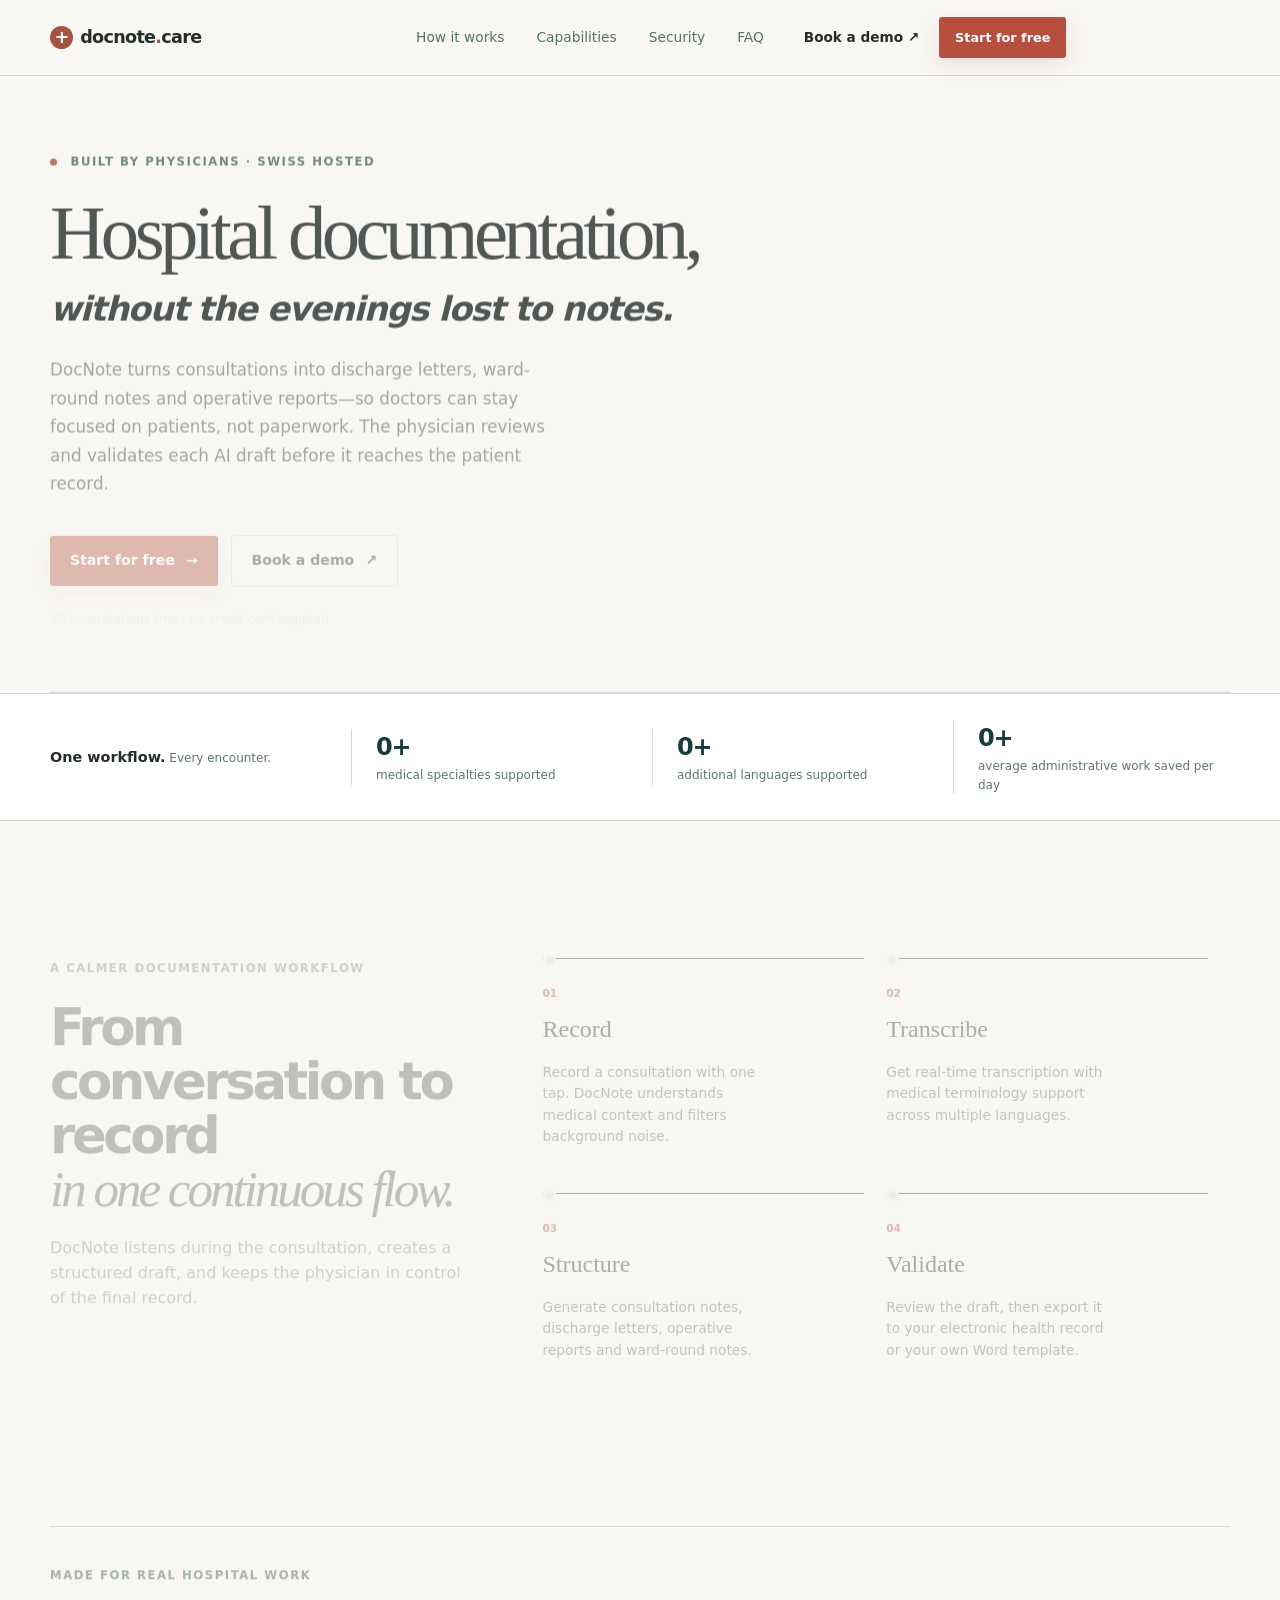
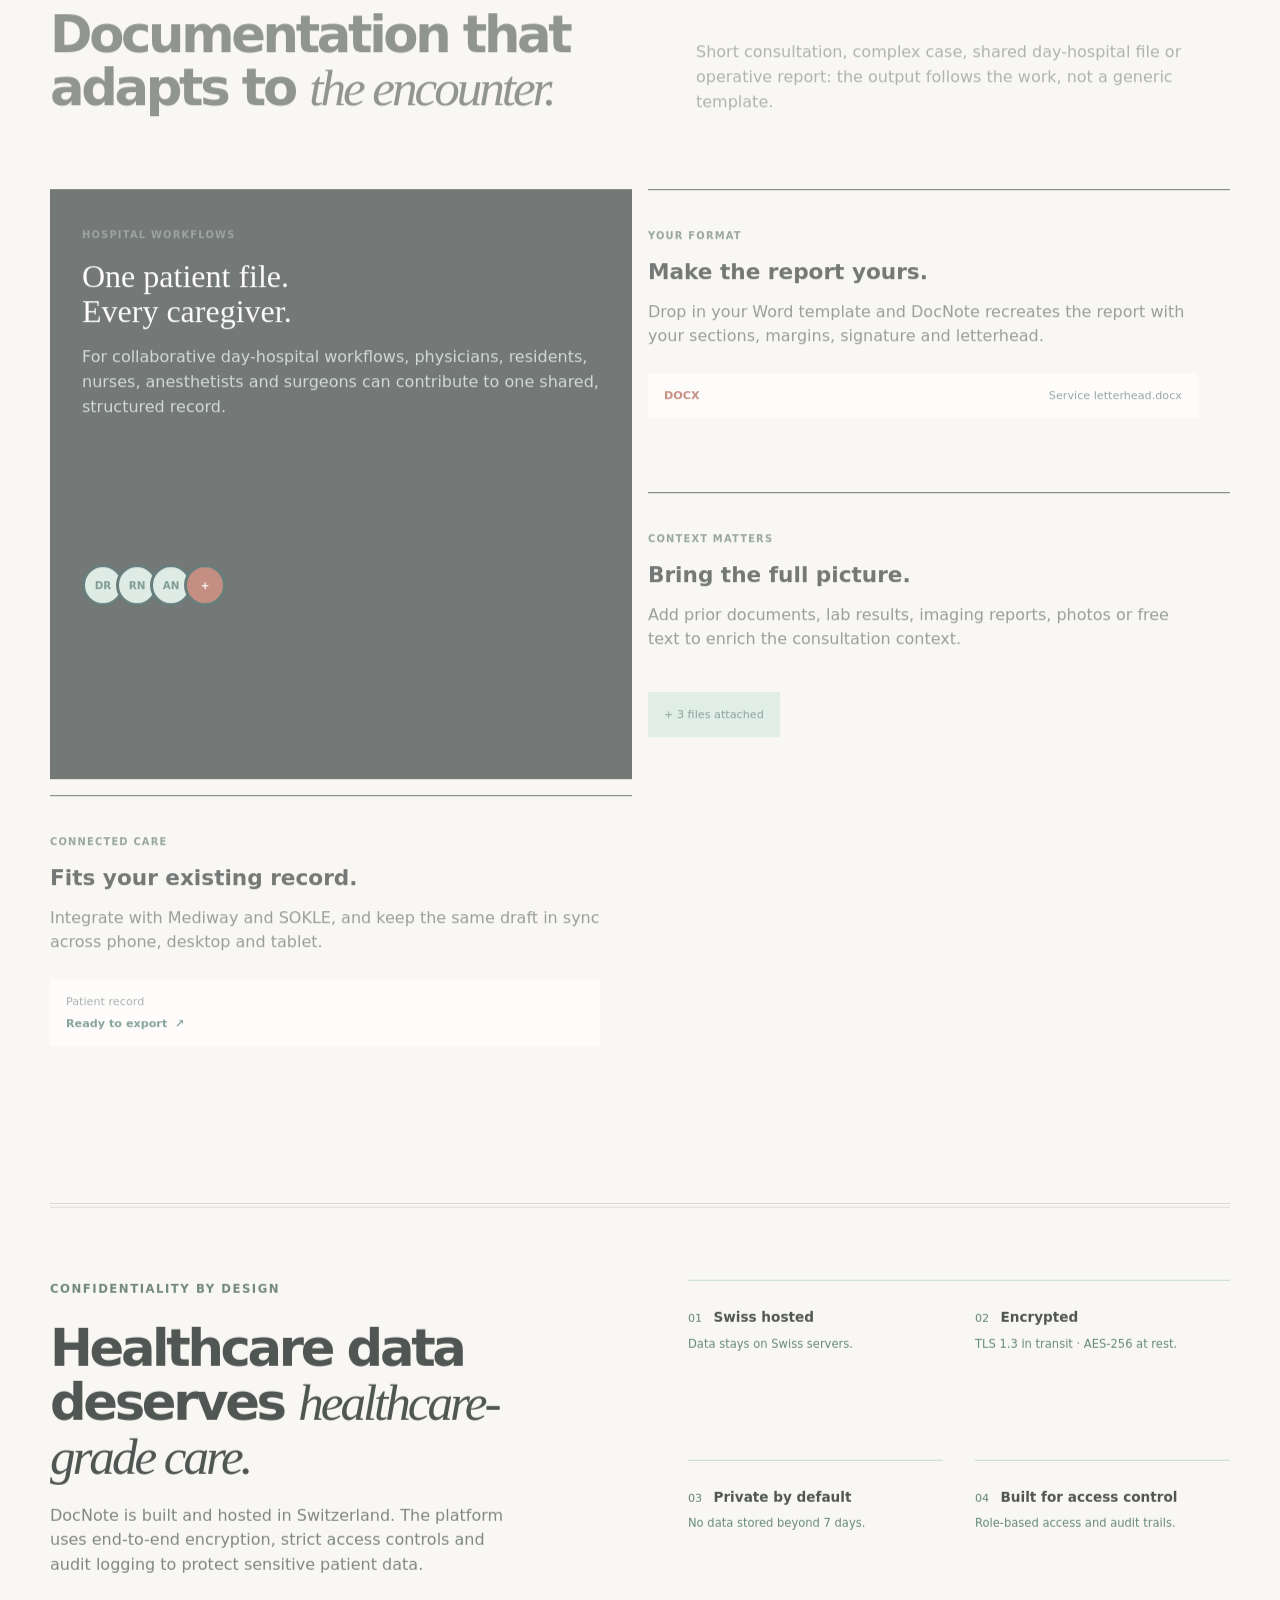
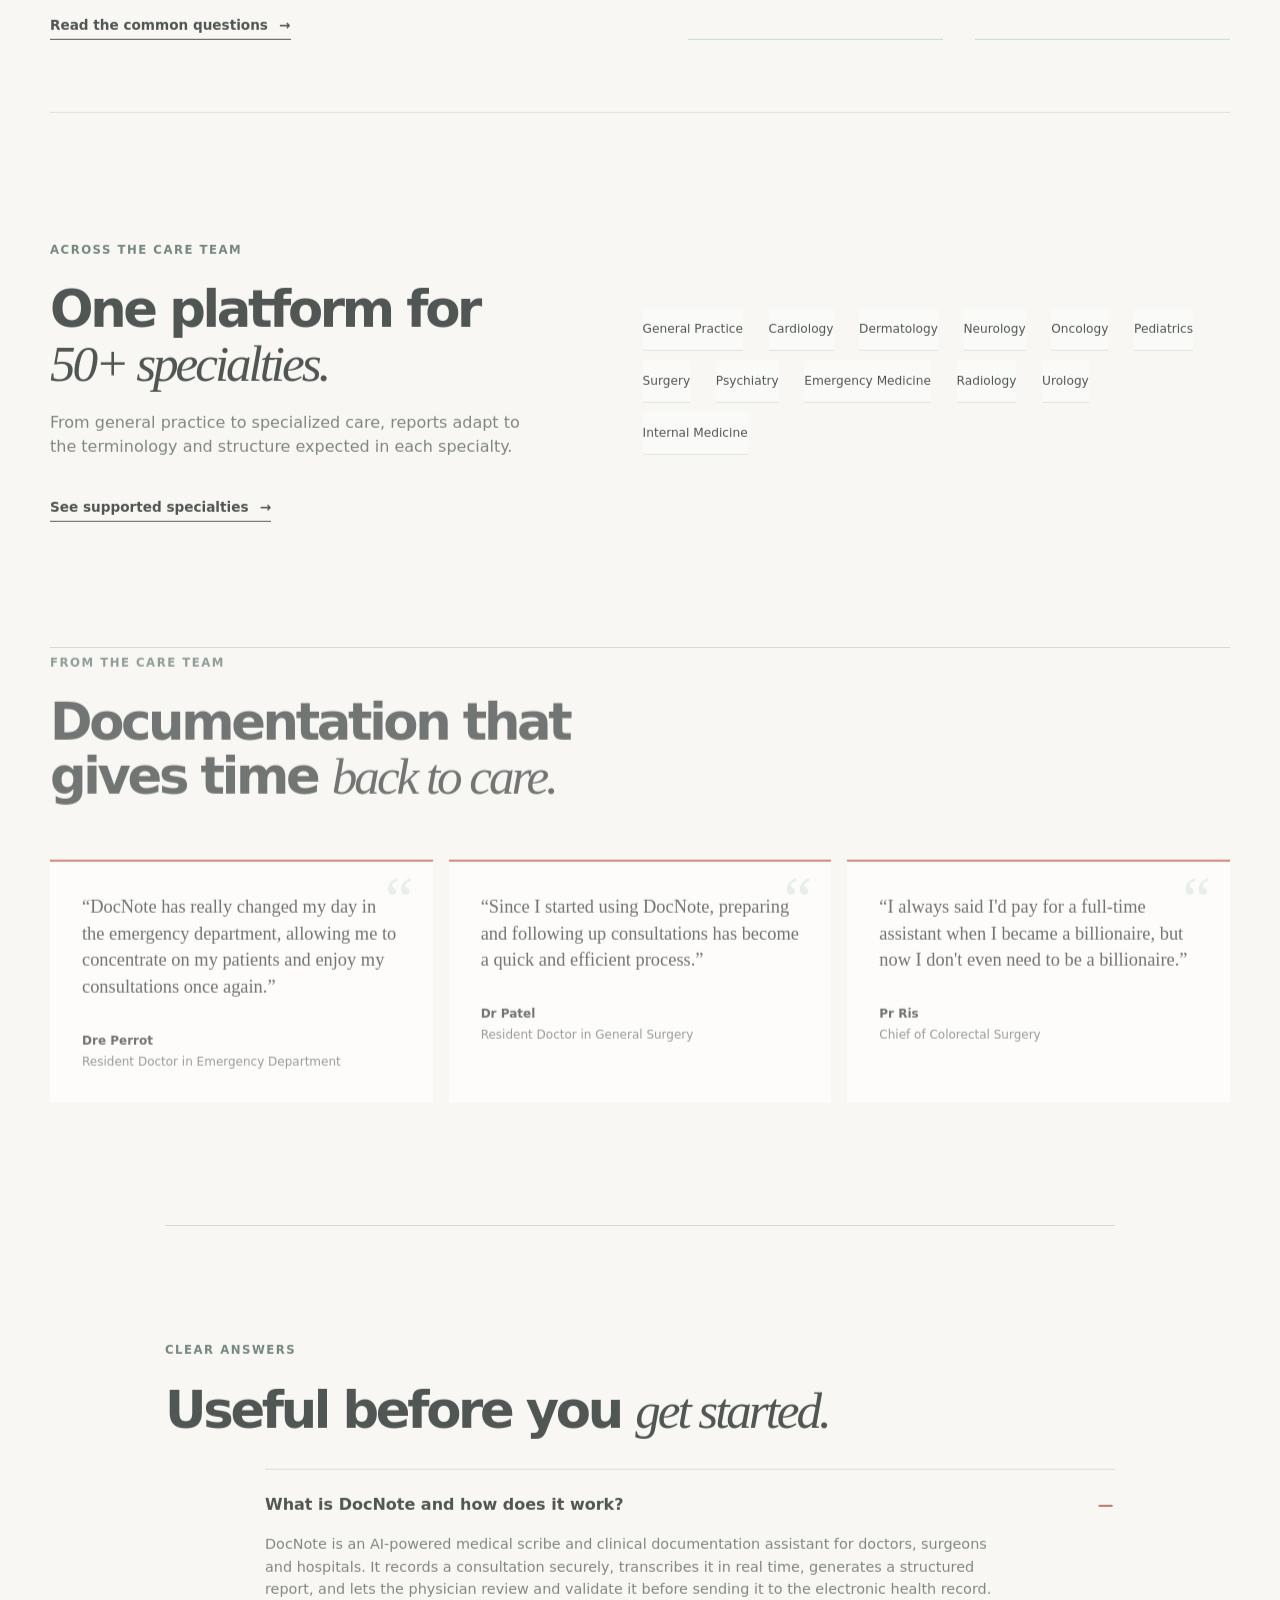
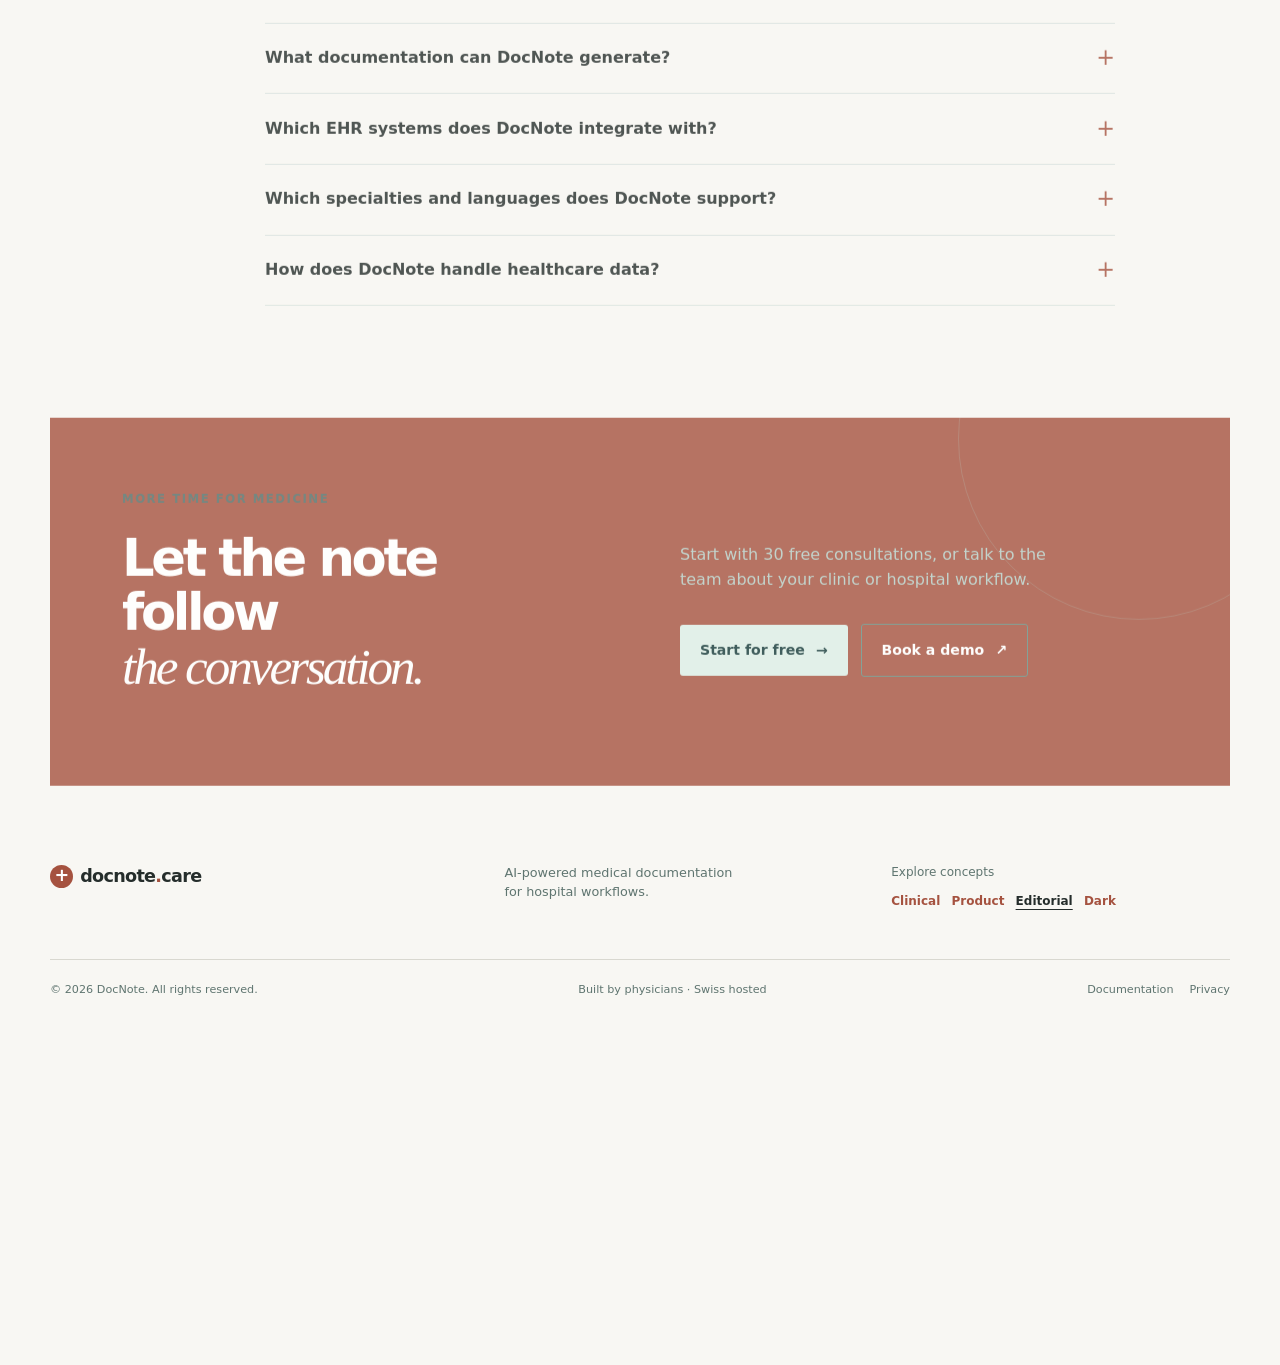
<file: design-3/index.html>
<!doctype html><html lang="en"><head><meta charset="utf-8"><meta name="viewport" content="width=device-width, initial-scale=1"><meta name="robots" content="noindex,follow"><meta http-equiv="refresh" content="0; url=../index.html?design=3"><title>DocNote — Editorial concept</title></head><body><p>Open the <a href="../index.html?design=3">Editorial / Healthcare Authority concept</a>.</p></body></html>
</file>
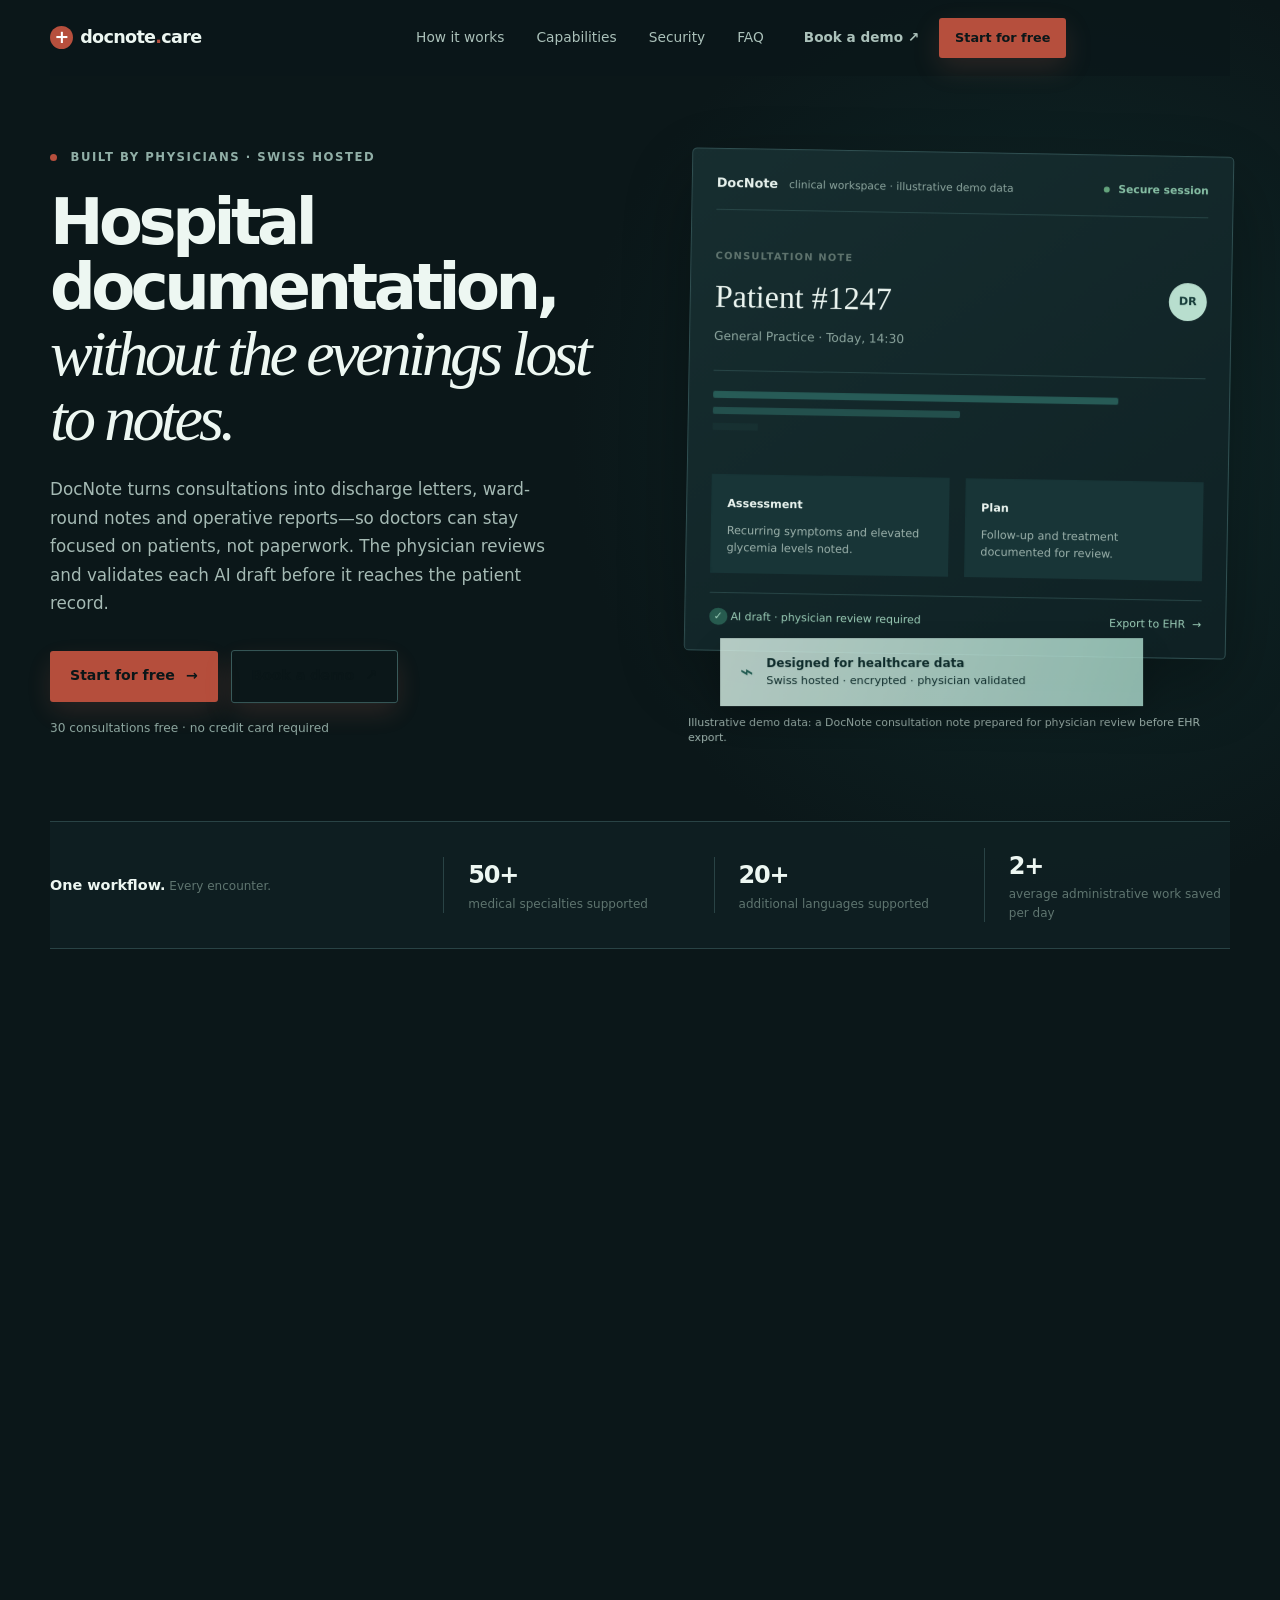
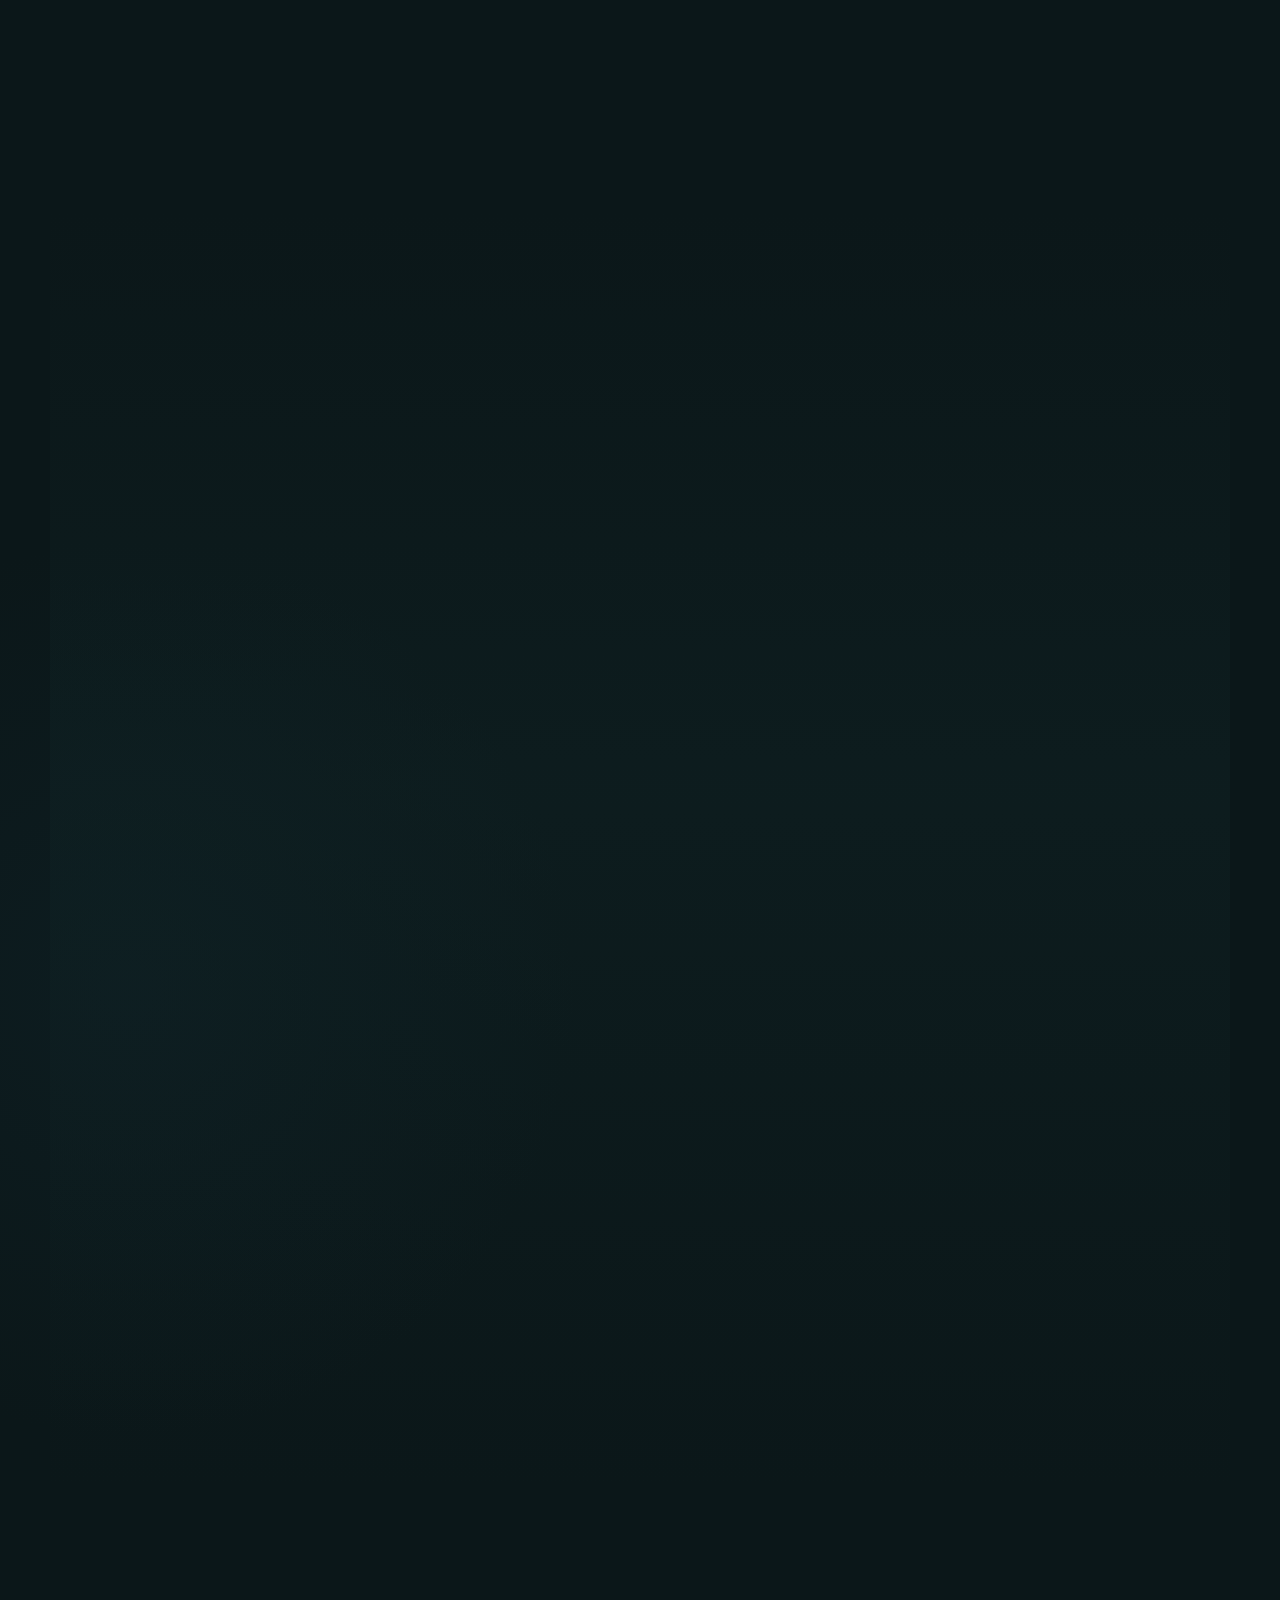
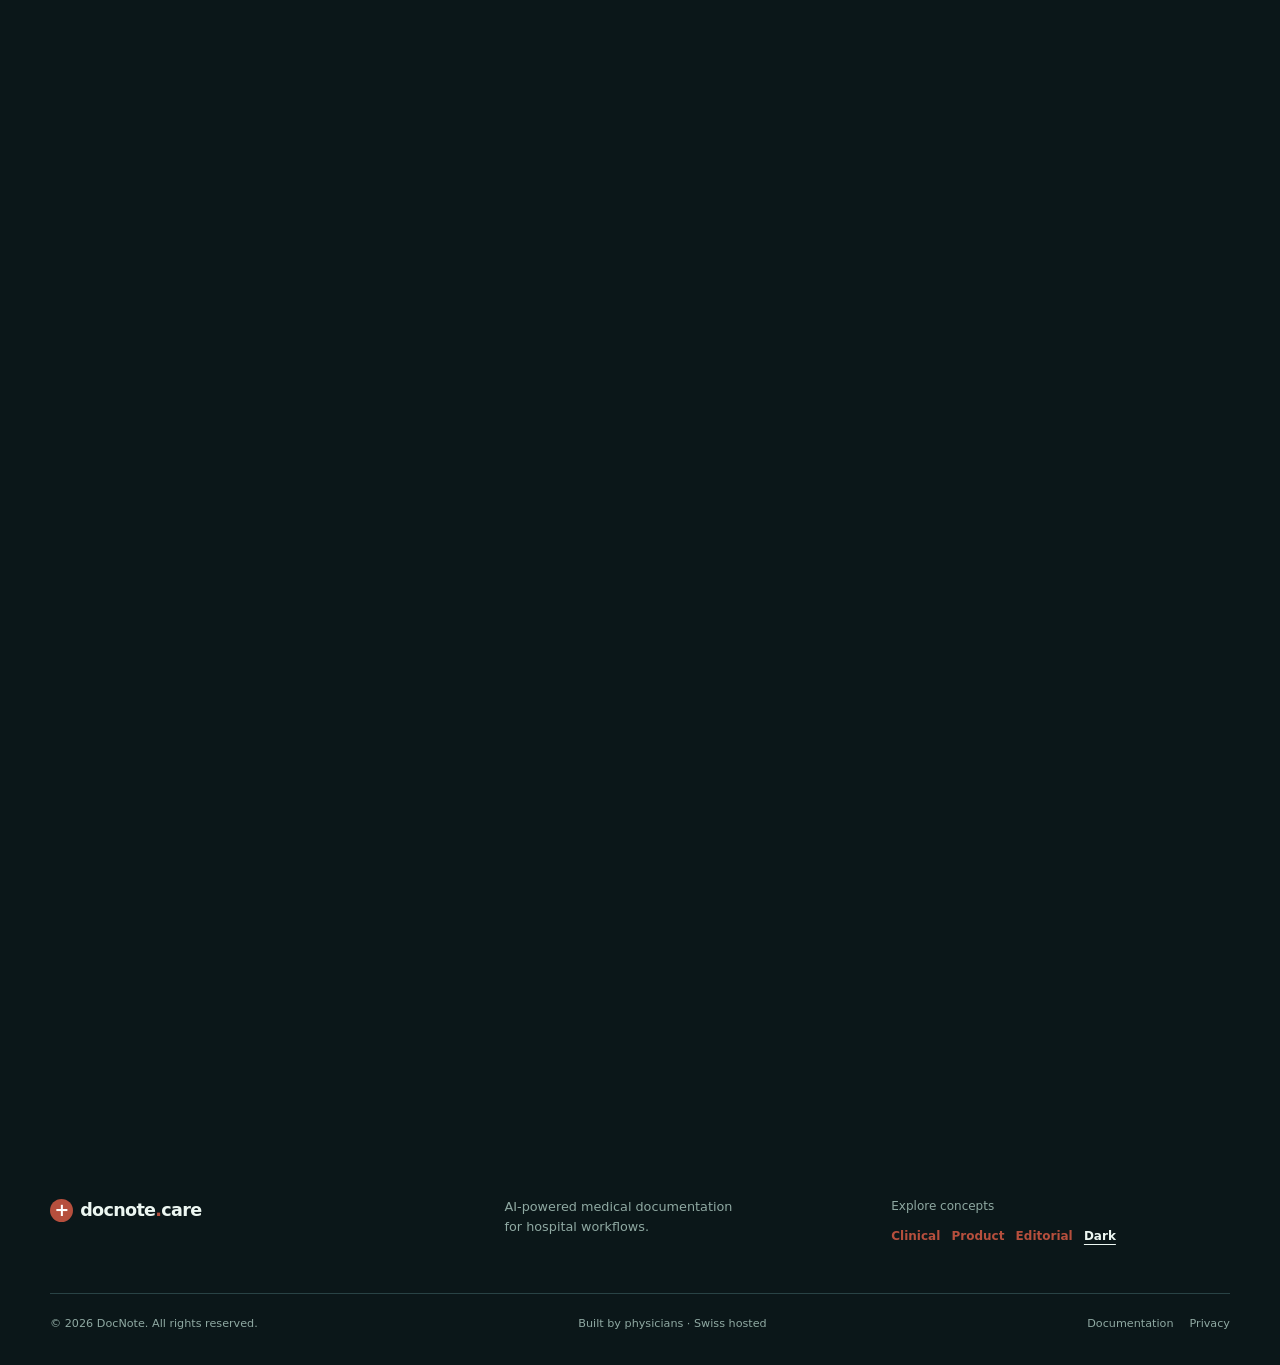
<file: design-4/index.html>
<!doctype html><html lang="en"><head><meta charset="utf-8"><meta name="viewport" content="width=device-width, initial-scale=1"><meta http-equiv="refresh" content="0; url=../index.html?design=4"><meta name="robots" content="noindex,follow"><title>DocNote — Dark healthcare SaaS concept</title></head><body><p>Open the <a href="../index.html?design=4">Dark healthcare SaaS concept</a>.</p></body></html>
</file>
<file: styles.css>
:root{--ink:#173c3b;--muted:#627572;--paper:#f5f7f4;--white:#fff;--mint:#dbece5;--line:#d6e1dd;--coral:#dc715b;--navy:#123737;--serif:Georgia,'Times New Roman',serif;--sans:Inter,ui-sans-serif,system-ui,-apple-system,BlinkMacSystemFont,'Segoe UI',sans-serif}*{box-sizing:border-box}html{scroll-behavior:smooth}body{margin:0;color:var(--ink);background:var(--paper);font-family:var(--sans);line-height:1.55}a{color:inherit;text-decoration:none}button{font:inherit}.skip-link{position:absolute;left:1rem;top:-5rem;background:var(--ink);color:#fff;padding:.7rem 1rem;z-index:10}.skip-link:focus{top:1rem}.section-wrap{width:min(1180px,calc(100% - 64px));margin-inline:auto}.site-header{height:76px;display:flex;align-items:center;gap:2.5rem;width:min(1180px,calc(100% - 64px));margin:auto;position:relative}.brand{font-size:1.1rem;font-weight:750;letter-spacing:-.04em;display:flex;align-items:center;gap:.45rem;white-space:nowrap}.brand-mark{display:grid;place-items:center;width:23px;height:23px;background:var(--coral);color:#fff;border-radius:50%;font-size:1.1rem;line-height:1}.brand-dot{color:var(--coral)}.desktop-nav{display:flex;gap:2rem;margin-left:auto;font-size:.86rem;color:#58706c}.desktop-nav a:hover,.text-link:hover,.underlined-link:hover{color:var(--coral)}.header-actions{display:flex;align-items:center;gap:1.25rem}.text-link{font-size:.85rem;font-weight:650}.button{display:inline-flex;align-items:center;gap:.7rem;padding:.9rem 1.25rem;background:var(--coral);color:white;border-radius:3px;font-weight:750;font-size:.88rem;box-shadow:0 7px 18px #b65f4b24;transition:transform .2s,background .2s}.button:hover{background:#c85e4b;transform:translateY(-2px)}.button:focus-visible,.text-link:focus-visible,a:focus-visible,button:focus-visible,summary:focus-visible{outline:3px solid #e69b8a;outline-offset:4px}.button-small{padding:.65rem 1rem;font-size:.8rem}.button-quiet{background:transparent;color:var(--ink);box-shadow:none;border:1px solid var(--line)}.button-quiet:hover{background:var(--white)}.menu-toggle,.mobile-menu{display:none}.hero{display:grid;grid-template-columns:1fr 1fr;gap:6rem;align-items:center;min-height:640px;padding-block:4.5rem}.eyebrow{font-size:.73rem;text-transform:uppercase;letter-spacing:.13em;font-weight:800;color:#728581;margin:0 0 1.5rem}.eyebrow-dot{display:inline-block;width:7px;height:7px;border-radius:50%;background:var(--coral);margin-right:.5rem}.hero h1{font-size:clamp(3.3rem,5vw,5.2rem);line-height:1.02;letter-spacing:-.07em;margin:0 0 1.5rem;max-width:650px}.hero h1 em,.section-intro h2 em,.security-panel h2 em,.specialties h2 em,.cta-section h2 em{font-family:var(--serif);font-weight:400;letter-spacing:-.06em}.hero-lede{max-width:500px;color:var(--muted);font-size:1.05rem;line-height:1.7}.hero-actions{display:flex;gap:.8rem;align-items:center;flex-wrap:wrap;margin-top:2rem}.microcopy{font-size:.76rem;color:#83918f;margin-top:1rem}.clinical-visual{position:relative}.visual-window{background:#fff;border:1px solid var(--line);box-shadow:0 24px 70px #183b3b1a;padding:1.5rem;border-radius:5px;transform:rotate(1deg)}.window-top,.report-head,.report-footer{display:flex;justify-content:space-between;align-items:center}.window-top{border-bottom:1px solid #edf1ef;padding-bottom:1rem;color:var(--ink);font-size:.8rem;font-weight:750}.window-top small{color:#91a09d;font-weight:500;margin-left:.4rem}.status{color:#5f8076;font-weight:600;font-size:.67rem}.status i{display:inline-block;width:6px;height:6px;background:#65a47d;border-radius:50%;margin-right:.3rem}.report-head{padding:2rem 0 1.5rem}.label,.card-kicker{font-size:.62rem;text-transform:uppercase;letter-spacing:.12em;color:#8c9a96;font-weight:800}.report-head h2{font-family:var(--serif);font-size:2rem;font-weight:400;margin:.35rem 0}.report-head p{color:#8a9995;font-size:.76rem;margin:0}.avatar{background:var(--mint);color:#3e7165;width:38px;height:38px;border-radius:50%;display:grid;place-items:center;font-size:.7rem;font-weight:800}.report-lines{display:grid;gap:.55rem;border-top:1px solid #edf1ef;padding-top:1.25rem}.report-lines span{height:7px;background:#d6e9e2;border-radius:2px}.report-grid{display:grid;grid-template-columns:1fr 1fr;gap:1rem;margin-top:1.8rem}.report-grid div{background:#f6f9f7;padding:1rem}.report-grid b{font-size:.7rem}.report-grid p{font-size:.7rem;color:#7d8f8a;margin:.5rem 0 0;line-height:1.5}.report-footer{border-top:1px solid #edf1ef;margin-top:1.2rem;padding-top:1rem;color:#66837a;font-size:.68rem}.report-footer b{background:#d7eee3;border-radius:50%;padding:.1rem .27rem}.security-note{display:flex;align-items:center;gap:.8rem;background:var(--navy);color:#fff;padding:1rem 1.25rem;width:78%;margin:-1.2rem 0 0 2rem;position:relative;box-shadow:0 12px 30px #173c3b30;font-size:.7rem}.security-note b{font-size:.75rem}.shield{color:#b4dfcd;font-size:1.4rem}.trust-strip{border-block:1px solid var(--line);display:grid;grid-template-columns:1.5fr repeat(3,1fr);padding:1.6rem 0;gap:1.5rem;align-items:center;color:#80908c;font-size:.75rem}.trust-strip strong{color:var(--ink);font-size:.9rem}.trust-number{font-size:1.5rem;color:var(--ink);font-weight:750;display:block;letter-spacing:-.05em}.trust-strip div:not(:first-child){border-left:1px solid var(--line);padding-left:1.5rem}.workflow-section{padding-block:8rem}.section-intro{max-width:630px;margin-bottom:3.5rem}.section-intro h2,.security-panel h2,.specialties h2,.cta-section h2{font-size:clamp(2.5rem,4vw,4rem);line-height:1.05;letter-spacing:-.065em;margin:0 0 1.25rem}.section-intro>p,.security-panel p,.specialties p,.capability-card p,.cta-section p{color:var(--muted);max-width:620px}.workflow-line{display:grid;grid-template-columns:repeat(4,1fr);gap:1.5rem;border-top:1px solid var(--line);position:relative}.workflow-line:before{content:'';position:absolute;top:-1px;left:0;right:0;width:75%;border-top:1px solid var(--coral)}.workflow-line article{padding-top:1.4rem;position:relative}.step-number{font-size:.66rem;color:var(--coral);font-weight:800}.step-icon{height:52px;width:52px;background:var(--mint);display:grid;place-items:center;border-radius:50%;font-size:1.4rem;margin:1.2rem 0}.workflow-line h3{font-size:1.05rem;margin:.4rem 0}.workflow-line p{color:var(--muted);font-size:.86rem;max-width:230px}.capability-section{padding-block:2rem 8rem}.split-intro{max-width:none;display:grid;grid-template-columns:1fr 1fr;gap:7rem;align-items:end}.split-intro>p{margin-bottom:1.3rem}.capability-grid{display:grid;grid-template-columns:repeat(2,1fr);gap:1rem}.capability-card{background:#eaf2ee;padding:2rem;min-height:285px}.capability-card.large{background:var(--navy);color:#fff;grid-row:span 2;min-height:590px}.capability-card.large p{color:#b7cbc2}.capability-card h3{font-family:var(--serif);font-weight:400;font-size:2rem;line-height:1.1;margin:.8rem 0}.capability-card:not(.large) h3{font-family:var(--sans);font-weight:700;font-size:1.35rem}.people-row{display:flex;align-items:center;margin-top:9rem}.people-row span{display:grid;place-items:center;width:42px;height:42px;border-radius:50%;background:#d0e4dc;color:#37685d;border:3px solid var(--navy);font-size:.65rem;font-weight:800;margin-left:-8px}.people-row span:first-child{margin-left:0}.people-row .plus{background:var(--coral);color:#fff}.file-chip,.context-chip,.ehr-chip{margin-top:1.5rem;background:#fff;padding:.85rem 1rem;font-size:.7rem;display:flex;justify-content:space-between;gap:1rem;align-items:center}.file-chip{color:var(--coral);font-weight:800}.file-chip span{color:#607872;font-weight:500}.context-chip{display:inline-flex;background:#d3e8df;color:#477367}.ehr-chip{display:block}.ehr-chip span{display:block;color:#788b86}.ehr-chip b{display:block;margin-top:.3rem;color:#477367}.security-section{padding-bottom:8rem}.security-panel{background:var(--mint);display:grid;grid-template-columns:1fr 1fr;gap:6rem;padding:4.5rem}.security-panel p{max-width:480px}.underlined-link{font-weight:750;font-size:.85rem;border-bottom:1px solid currentColor;padding-bottom:.2rem;display:inline-flex;gap:.7rem;margin-top:1.3rem}.security-list{display:grid;grid-template-columns:1fr 1fr;gap:0 2rem;border-top:1px solid #b8d4c8}.security-list div{padding:1.5rem 0;border-bottom:1px solid #b8d4c8}.security-list span{color:#6f9186;font-size:.7rem;margin-right:.7rem}.security-list b{font-size:.85rem}.security-list p{font-size:.72rem;margin:.35rem 0 0;color:#668078}.specialties{display:grid;grid-template-columns:.9fr 1.1fr;gap:7rem;align-items:center;padding-bottom:8rem}.specialty-cloud{display:flex;flex-wrap:wrap;gap:.6rem}.specialty-cloud span{border:1px solid var(--line);padding:.7rem .9rem;font-size:.76rem;background:#fbfcfa}.faq-section{border-top:1px solid var(--line);padding-block:7rem}.faq-section .section-intro{margin-bottom:2rem}.faq-list{max-width:850px;margin-left:auto;border-top:1px solid var(--line)}details{border-bottom:1px solid var(--line);padding:1.4rem 0}summary{cursor:pointer;font-weight:700;list-style:none;display:flex;justify-content:space-between;gap:1rem}summary::-webkit-details-marker{display:none}summary:after{content:'+';font-weight:400;color:var(--coral);font-size:1.4rem;line-height:1}details[open] summary:after{content:'−'}details p{max-width:730px;color:var(--muted);font-size:.9rem;margin:1rem 2rem 0 0}.cta-section{background:var(--navy);color:#fff;padding:4.5rem;display:grid;grid-template-columns:1fr 1fr;gap:5rem;align-items:center;margin-bottom:5rem}.cta-section .eyebrow{color:#acd0c2}.cta-section p{color:#b6cbc3;max-width:380px}.button-light{background:#dceee6;color:var(--navy);box-shadow:none}.button-light:hover{background:#fff}.button-outline-light{background:transparent;color:#fff;border:1px solid #668c81;box-shadow:none}.button-outline-light:hover{background:#275554}.site-footer{padding-bottom:2rem}.footer-top{display:grid;grid-template-columns:1.2fr 1fr 1fr;gap:3rem;padding-bottom:3rem}.footer-brand{align-self:start}.footer-top p{font-size:.8rem;color:#7b8c88;margin:0}.variant-switch{display:flex;gap:.7rem;flex-wrap:wrap;align-content:start;font-size:.75rem}.variant-switch span{width:100%;color:#8a9995}.variant-switch a{color:var(--coral);font-weight:700}.footer-bottom{border-top:1px solid var(--line);padding-top:1.3rem;display:flex;gap:1.5rem;justify-content:space-between;color:#899792;font-size:.7rem}.footer-bottom div{display:flex;gap:1rem}.footer-bottom a:hover{color:var(--coral)}
@media(max-width:850px){.section-wrap,.site-header{width:min(100% - 40px,680px)}.desktop-nav,.hide-mobile{display:none}.site-header{justify-content:space-between}.menu-toggle{display:block;border:0;background:none;color:var(--ink);font-size:.8rem;font-weight:750;padding:0}.mobile-menu{position:absolute;display:none;top:68px;left:0;right:0;background:#fff;border:1px solid var(--line);padding:1rem;z-index:5;box-shadow:0 15px 30px #173c3b17}.mobile-menu.is-open{display:grid}.mobile-menu a{padding:.75rem;border-bottom:1px solid #edf1ef;font-weight:650}.hero{grid-template-columns:1fr;gap:3.5rem;padding-block:3.5rem}.hero h1{font-size:clamp(3rem,12vw,4.5rem)}.trust-strip{grid-template-columns:1fr 1fr;gap:1.3rem}.trust-strip div:not(:first-child){border-left:0;padding-left:0}.workflow-section,.capability-section,.security-section,.specialties{padding-block:5rem}.workflow-line{grid-template-columns:1fr 1fr;gap:2rem}.split-intro,.security-panel,.specialties,.cta-section{grid-template-columns:1fr;gap:2rem}.capability-card.large{grid-row:auto;min-height:350px}.people-row{margin-top:4rem}.security-panel,.cta-section{padding:2rem}.specialties{padding-bottom:5rem}.footer-top{grid-template-columns:1fr 1fr}.footer-bottom{flex-wrap:wrap}.footer-bottom div{width:100%}}
@media(max-width:520px){.section-wrap,.site-header{width:calc(100% - 32px)}.header-actions{gap:.8rem}.header-actions .button{padding:.6rem .7rem}.hero{min-height:auto}.hero-lede{font-size:.95rem}.hero-actions{align-items:stretch;flex-direction:column}.hero-actions .button{justify-content:center}.visual-window{padding:1rem}.window-top small{display:none}.report-head{padding-block:1.3rem}.report-grid{gap:.5rem}.report-footer{align-items:flex-start;gap:.5rem;flex-direction:column}.security-note{width:92%;margin-left:.5rem}.trust-strip{grid-template-columns:1fr 1fr;font-size:.68rem}.trust-strip div:first-child{grid-column:span 2}.workflow-line{grid-template-columns:1fr}.workflow-line p{max-width:none}.capability-grid{grid-template-columns:1fr}.capability-card.large{min-height:330px}.security-list{grid-template-columns:1fr}.cta-section{margin-bottom:3rem}.footer-top{grid-template-columns:1fr;gap:1.5rem}.footer-bottom{display:grid;gap:.7rem}}
@media(prefers-reduced-motion:reduce){html{scroll-behavior:auto}.button{transition:none}}

/* Concept 2: product-first — a darker, denser interface story with the workflow leading the page. */
body[data-design="product"]{--paper:#eef4f1;--ink:#092f35;--muted:#58716f;--coral:#237d72;--mint:#c9e6dc}body[data-design="product"] .hero{grid-template-columns:.8fr 1.2fr;max-width:1320px;width:calc(100% - 48px);background:#092f35;color:#f5fbf8;padding:5rem 4rem;margin-top:1.5rem;min-height:600px}body[data-design="product"] .hero-lede{color:#bad0c9}body[data-design="product"] .hero .eyebrow{color:#a5d2c4}body[data-design="product"] .hero-visual{order:2}body[data-design="product"] .visual-window{transform:none;box-shadow:0 22px 50px #001d2340}body[data-design="product"] .security-note{background:#d4eee5;color:#092f35}body[data-design="product"] .button-quiet{color:#fff;border-color:#587d77}body[data-design="product"] .trust-strip{background:#fff;border:0;margin-top:1.5rem;padding:1.8rem 2rem}body[data-design="product"] .workflow-section{padding-top:6rem}body[data-design="product"] .workflow-line{border:0;gap:0;background:#fff;padding:1.5rem}body[data-design="product"] .workflow-line:before{display:none}body[data-design="product"] .workflow-line article{padding:1.4rem;border-right:1px solid var(--line)}body[data-design="product"] .workflow-line article:last-child{border:0}body[data-design="product"] .step-icon{border-radius:8px;background:#d8eee7}body[data-design="product"] .capability-card{border-radius:4px;background:#fff;border:1px solid #dce9e4}body[data-design="product"] .capability-card.large{background:#d8eee7;color:var(--ink);border:0}body[data-design="product"] .capability-card.large p{color:var(--muted)}body[data-design="product"] .people-row span{border-color:#d8eee7}body[data-design="product"] .security-panel{background:#fff;border:1px solid var(--line)}body[data-design="product"] .specialty-cloud span{border-radius:2px;background:#fff}body[data-design="product"] .cta-section{background:#237d72;border-radius:4px}body[data-design="product"] .brand-mark{background:#237d72}

/* Concept 3: editorial authority — a quieter reading rhythm, rules, and long-form scanability. */
body[data-design="editorial"]{--paper:#f8f7f3;--ink:#252d2b;--muted:#626b66;--coral:#a5523f;--mint:#e6e8df;--line:#d9d8d0}body[data-design="editorial"] .site-header{border-bottom:1px solid var(--line);max-width:none;width:100%;padding-inline:max(32px,calc((100% - 1180px)/2))}body[data-design="editorial"] .hero{grid-template-columns:1.3fr .7fr;min-height:570px;border-bottom:1px solid var(--line);width:min(1180px,calc(100% - 64px))}body[data-design="editorial"] .hero h1{font-family:var(--serif);font-weight:400;letter-spacing:-.06em;font-size:clamp(3.4rem,6vw,6.5rem)}body[data-design="editorial"] .hero h1 em{font-family:var(--sans);font-size:.44em;letter-spacing:-.04em;display:block;margin-top:1.2rem;font-weight:700}body[data-design="editorial"] .hero-visual{display:none}body[data-design="editorial"] .hero-copy{max-width:760px}body[data-design="editorial"] .trust-strip{grid-template-columns:1fr repeat(3,1fr);background:#fff;width:100%;max-width:none;padding-inline:max(32px,calc((100% - 1180px)/2));border-inline:0}body[data-design="editorial"] .workflow-section{display:grid;grid-template-columns:.75fr 1.25fr;gap:5rem;border-bottom:1px solid var(--line)}body[data-design="editorial"] .workflow-section .section-intro{margin:0}body[data-design="editorial"] .workflow-line{grid-template-columns:1fr 1fr;gap:0;border-top:0}body[data-design="editorial"] .workflow-line:before{display:none}body[data-design="editorial"] .workflow-line article{border-top:1px solid var(--line);padding:1.3rem 1.4rem 2rem 0;margin-right:1.4rem}body[data-design="editorial"] .step-icon{display:none}body[data-design="editorial"] .workflow-line h3{font-family:var(--serif);font-size:1.5rem;font-weight:400}body[data-design="editorial"] .capability-section{border-bottom:1px solid var(--line)}body[data-design="editorial"] .capability-card{background:transparent;border-top:1px solid var(--line);padding-left:0;padding-right:2rem}body[data-design="editorial"] .capability-card.large{background:var(--ink);color:#fff;border:0;padding:2rem}body[data-design="editorial"] .security-panel{background:transparent;border-block:1px solid var(--line);padding-inline:0}body[data-design="editorial"] .specialties{border-bottom:1px solid var(--line)}body[data-design="editorial"] .specialty-cloud span{background:transparent;border:0;border-bottom:1px solid var(--line);padding-inline:0;margin-right:1rem}body[data-design="editorial"] .faq-section{max-width:950px}body[data-design="editorial"] .faq-section .section-intro{max-width:none}body[data-design="editorial"] .cta-section{background:var(--coral)}body[data-design="editorial"] .brand-mark{background:var(--coral)}
@media(max-width:850px){body[data-design="product"] .hero{width:calc(100% - 40px);padding:3rem 2rem}body[data-design="editorial"] .workflow-section{display:block}body[data-design="editorial"] .workflow-section .section-intro{margin-bottom:3rem}body[data-design="editorial"] .site-header{padding-inline:20px}}
.voices{padding-bottom:8rem}.quote-grid{display:grid;grid-template-columns:repeat(3,1fr);gap:1rem}.quote-grid blockquote{margin:0;background:#fff;padding:2rem;border-top:2px solid var(--coral);font-family:var(--serif);font-size:1.15rem;line-height:1.45}.quote-grid cite{display:block;font-family:var(--sans);font-style:normal;font-size:.75rem;font-weight:750;margin-top:2rem}.quote-grid cite span{display:block;color:var(--muted);font-weight:500;margin-top:.25rem}.footer-links{display:flex;gap:1rem;flex-wrap:wrap;align-content:start;font-size:.75rem;color:var(--muted)}.footer-links a:hover{color:var(--coral)}
@media(max-width:850px){.quote-grid{grid-template-columns:1fr 1fr}.voices{padding-bottom:5rem}}
@media(max-width:520px){.quote-grid{grid-template-columns:1fr}.quote-grid blockquote{padding:1.4rem}}

/* Design 4 only: isolated premium dark healthcare theme. */
html:has(body[data-design="dark"]){color-scheme:dark}body[data-design="dark"]{--paper:#0b1719;--ink:#edf7f2;--white:#142527;--muted:#a6bbb5;--mint:#173d3d;--line:#294345;--navy:#102b2d;--coral:#e47b65;background:radial-gradient(circle at 82% 7%,#16444366 0,transparent 30rem),radial-gradient(circle at 10% 42%,#132c3540 0,transparent 28rem),var(--paper);color:var(--ink)}body[data-design="dark"] .site-header{background:#0b1719cc}body[data-design="dark"] .site-header.is-scrolled{background:#0b1719eF;box-shadow:0 1px 0 #335254}body[data-design="dark"] .desktop-nav,body[data-design="dark"] .text-link{color:#abc1ba}body[data-design="dark"] .desktop-nav a.is-current{color:var(--ink)}body[data-design="dark"] .menu-toggle{color:var(--ink)}body[data-design="dark"] .mobile-menu{background:#102326;border-color:var(--line);box-shadow:0 18px 45px #00000055}body[data-design="dark"] .mobile-menu a{border-color:#294345}body[data-design="dark"] .button{box-shadow:0 10px 28px #e47b6526}body[data-design="dark"] .button:hover{background:#f08a73;box-shadow:0 12px 34px #e47b6540}body[data-design="dark"] .button-quiet{color:var(--ink);border-color:#3a5b5b}body[data-design="dark"] .button-quiet:hover{background:#183234}body[data-design="dark"] .hero:before{background:#348f8240}body[data-design="dark"] .hero-lede,body[data-design="dark"] .section-intro>p,body[data-design="dark"] .security-panel p,body[data-design="dark"] .specialties p,body[data-design="dark"] .capability-card p,body[data-design="dark"] .cta-section p{color:var(--muted)}body[data-design="dark"] .eyebrow{color:#91afa7}body[data-design="dark"] .microcopy{color:#91aaa3}
body[data-design="dark"] .visual-window{background:linear-gradient(145deg,#182f31,#102225);border-color:#355557;box-shadow:0 26px 75px #00000055}body[data-design="dark"] .visual-window:hover{box-shadow:0 30px 90px #00000070}body[data-design="dark"] .window-top{border-color:#2a4849;color:#e8f3ee}body[data-design="dark"] .window-top small,body[data-design="dark"] .report-head p{color:#8fa8a1}body[data-design="dark"] .status{color:#8ac3a8}body[data-design="dark"] .report-lines{border-color:#2a4849}body[data-design="dark"] .report-lines span{background:#2a625d}body[data-design="dark"] .report-grid div{background:#193638}body[data-design="dark"] .report-grid p{color:#9eb4ae}body[data-design="dark"] .report-footer{border-color:#2a4849;color:#9ed0ba}body[data-design="dark"] .report-footer b{background:#285c50}body[data-design="dark"] .avatar{background:#b9dfcf;color:#163c39}body[data-design="dark"] .security-note{background:linear-gradient(110deg,#d7eee5,#a9d8ca);color:#10302f;box-shadow:0 14px 35px #00000044}body[data-design="dark"] .shield{color:#26685c}
body[data-design="dark"] .trust-strip{border-color:#294345;background:#0f2123cc}body[data-design="dark"] .trust-strip strong,body[data-design="dark"] .trust-number{color:var(--ink)}body[data-design="dark"] .trust-strip div:not(:first-child){border-color:#294345}body[data-design="dark"] .workflow-line{border-color:#294345}body[data-design="dark"] .workflow-line:before{border-color:#e47b65}body[data-design="dark"] .workflow-line:after{background:var(--coral)}body[data-design="dark"] .step-icon{background:#173f3e;color:#bde3d4;box-shadow:inset 0 0 0 1px #376360}body[data-design="dark"] .workflow-line article:hover{background:#102426}body[data-design="dark"] .workflow-line article:after{border-color:var(--paper)}body[data-design="dark"] .capability-section{background:linear-gradient(180deg,transparent,#10242666 45%,transparent)}body[data-design="dark"] .capability-card{background:linear-gradient(145deg,#172e30,#122628);border-color:#29484a;box-shadow:0 12px 30px #0000001c}body[data-design="dark"] .capability-card:nth-child(2){background:linear-gradient(145deg,#1b3031,#152628)}body[data-design="dark"] .capability-card:nth-child(3){background:linear-gradient(145deg,#142d32,#102326)}body[data-design="dark"] .capability-card:nth-child(4){background:linear-gradient(145deg,#1a2c2d,#122527)}body[data-design="dark"] .capability-card.large{background:linear-gradient(145deg,#174843,#102e31);border-color:#2d6d64}body[data-design="dark"] .capability-card.large p{color:#b2d0c4}body[data-design="dark"] .people-row span{background:#276058;color:#d5eee5;border-color:#174843}body[data-design="dark"] .file-chip,body[data-design="dark"] .ehr-chip{background:#203b3b;color:#dbece6}body[data-design="dark"] .file-chip span,body[data-design="dark"] .ehr-chip span{color:#9bb6ae}body[data-design="dark"] .context-chip{background:#285c52;color:#d7eee5}
body[data-design="dark"] .security-panel{background:linear-gradient(125deg,#163838,#112a2d);border-color:#2d5553;box-shadow:0 25px 60px #00000024}body[data-design="dark"] .security-list{border-color:#35605d}body[data-design="dark"] .security-list div{border-color:#35605d}body[data-design="dark"] .security-list p{color:#9bb8af}body[data-design="dark"] .specialty-cloud span{background:#102426;border-color:#2b4849;color:#c8d9d4}body[data-design="dark"] .specialty-cloud span:hover{background:#1b3b3a;border-color:var(--coral)}body[data-design="dark"] .faq-section,body[data-design="dark"] .faq-list,body[data-design="dark"] .faq-list details{border-color:#294345}body[data-design="dark"] .faq-list summary{color:#e6f1ed}body[data-design="dark"] .faq-list details p{color:#a9beb8}body[data-design="dark"] .cta-section{background:linear-gradient(115deg,#153d3c,#102b2d 65%,#183d3f);box-shadow:0 24px 60px #00000035}body[data-design="dark"] .button-light{background:#d9eee6;color:#10302f}body[data-design="dark"] .button-outline-light{border-color:#6a9a8f;color:#edf7f2}body[data-design="dark"] .quote-grid blockquote{background:linear-gradient(145deg,#172f31,#122628);border-color:var(--coral);color:#edf7f2;box-shadow:0 14px 35px #00000022}body[data-design="dark"] .quote-grid blockquote:before{color:#2b5553}body[data-design="dark"] .footer-top p,body[data-design="dark"] .footer-bottom,body[data-design="dark"] .variant-switch span{color:#8fa9a2}body[data-design="dark"] .footer-bottom{border-color:#294345}
@media(prefers-reduced-motion:reduce){body[data-design="dark"] .hero:before{filter:none;opacity:.25}}
/* Shared fast-motion pass for Designs 1–4 only. Design 5 owns its copied bundle. */
body[data-design="clinical"],body[data-design="product"],body[data-design="editorial"],body[data-design="dark"]{--motion-fast:160ms;--motion-medium:440ms;--motion-slow:620ms}body[data-design="clinical"] .hero-copy>*,body[data-design="product"] .hero-copy>*,body[data-design="editorial"] .hero-copy>*,body[data-design="dark"] .hero-copy>*{animation-duration:620ms}body[data-design="clinical"] .hero-copy .hero-lede,body[data-design="product"] .hero-copy .hero-lede,body[data-design="editorial"] .hero-copy .hero-lede,body[data-design="dark"] .hero-copy .hero-lede{animation-delay:60ms}body[data-design="clinical"] .hero-copy .hero-actions,body[data-design="product"] .hero-copy .hero-actions,body[data-design="editorial"] .hero-copy .hero-actions,body[data-design="dark"] .hero-copy .hero-actions{animation-delay:110ms}body[data-design="clinical"] .hero-copy .microcopy,body[data-design="product"] .hero-copy .microcopy,body[data-design="editorial"] .hero-copy .microcopy,body[data-design="dark"] .hero-copy .microcopy{animation-delay:160ms}body[data-design="clinical"] .hero-visual,body[data-design="product"] .hero-visual,body[data-design="editorial"] .hero-visual,body[data-design="dark"] .hero-visual{animation-duration:650ms;animation-delay:80ms}body[data-design="clinical"] .security-note,body[data-design="product"] .security-note,body[data-design="editorial"] .security-note,body[data-design="dark"] .security-note{animation-duration:500ms;animation-delay:500ms}body[data-design="clinical"] .report-lines span,body[data-design="product"] .report-lines span,body[data-design="editorial"] .report-lines span,body[data-design="dark"] .report-lines span{animation-duration:550ms;animation-delay:480ms;animation-timing-function:cubic-bezier(.16,1,.3,1)}body[data-design="clinical"] .report-lines span:nth-child(2),body[data-design="product"] .report-lines span:nth-child(2),body[data-design="editorial"] .report-lines span:nth-child(2),body[data-design="dark"] .report-lines span:nth-child(2){animation-delay:560ms}body[data-design="clinical"] .report-lines span:nth-child(3),body[data-design="product"] .report-lines span:nth-child(3),body[data-design="editorial"] .report-lines span:nth-child(3),body[data-design="dark"] .report-lines span:nth-child(3){animation-delay:640ms}body[data-design="clinical"] .report-lines span:nth-child(4),body[data-design="product"] .report-lines span:nth-child(4),body[data-design="editorial"] .report-lines span:nth-child(4),body[data-design="dark"] .report-lines span:nth-child(4){animation-delay:720ms}body[data-design="clinical"] .reveal,body[data-design="product"] .reveal,body[data-design="editorial"] .reveal,body[data-design="dark"] .reveal{transform:translateY(14px);filter:blur(1.5px);transition-duration:440ms}body[data-design="clinical"] .reveal.is-visible,body[data-design="product"] .reveal.is-visible,body[data-design="editorial"] .reveal.is-visible,body[data-design="dark"] .reveal.is-visible{opacity:1;transform:none;filter:none}body[data-design="clinical"] .workflow-line.is-visible article,body[data-design="product"] .workflow-line.is-visible article,body[data-design="editorial"] .workflow-line.is-visible article,body[data-design="dark"] .workflow-line.is-visible article{animation-duration:450ms}body[data-design="clinical"] .workflow-line.is-visible article:nth-child(2),body[data-design="product"] .workflow-line.is-visible article:nth-child(2),body[data-design="editorial"] .workflow-line.is-visible article:nth-child(2),body[data-design="dark"] .workflow-line.is-visible article:nth-child(2){animation-delay:60ms}body[data-design="clinical"] .workflow-line.is-visible article:nth-child(3),body[data-design="product"] .workflow-line.is-visible article:nth-child(3),body[data-design="editorial"] .workflow-line.is-visible article:nth-child(3),body[data-design="dark"] .workflow-line.is-visible article:nth-child(3){animation-delay:120ms}body[data-design="clinical"] .workflow-line.is-visible article:nth-child(4),body[data-design="product"] .workflow-line.is-visible article:nth-child(4),body[data-design="editorial"] .workflow-line.is-visible article:nth-child(4),body[data-design="dark"] .workflow-line.is-visible article:nth-child(4){animation-delay:180ms}body[data-design="clinical"] .workflow-line.is-visible .step-icon,body[data-design="product"] .workflow-line.is-visible .step-icon,body[data-design="editorial"] .workflow-line.is-visible .step-icon,body[data-design="dark"] .workflow-line.is-visible .step-icon{animation-duration:360ms}body[data-design="clinical"] .workflow-line.is-visible article:nth-child(2) .step-icon,body[data-design="product"] .workflow-line.is-visible article:nth-child(2) .step-icon,body[data-design="editorial"] .workflow-line.is-visible article:nth-child(2) .step-icon,body[data-design="dark"] .workflow-line.is-visible article:nth-child(2) .step-icon{animation-delay:80ms}body[data-design="clinical"] .workflow-line.is-visible article:nth-child(3) .step-icon,body[data-design="product"] .workflow-line.is-visible article:nth-child(3) .step-icon,body[data-design="editorial"] .workflow-line.is-visible article:nth-child(3) .step-icon,body[data-design="dark"] .workflow-line.is-visible article:nth-child(3) .step-icon{animation-delay:140ms}body[data-design="clinical"] .workflow-line.is-visible article:nth-child(4) .step-icon,body[data-design="product"] .workflow-line.is-visible article:nth-child(4) .step-icon,body[data-design="editorial"] .workflow-line.is-visible article:nth-child(4) .step-icon,body[data-design="dark"] .workflow-line.is-visible article:nth-child(4) .step-icon{animation-delay:200ms}body[data-design="clinical"] .workflow-line.flow-live:after,body[data-design="product"] .workflow-line.flow-live:after,body[data-design="editorial"] .workflow-line.flow-live:after,body[data-design="dark"] .workflow-line.flow-live:after{transition-duration:800ms}body[data-design="clinical"] .workflow-line article.is-current:after,body[data-design="product"] .workflow-line article.is-current:after,body[data-design="editorial"] .workflow-line article.is-current:after,body[data-design="dark"] .workflow-line article.is-current:after{transition-duration:180ms}body[data-design="clinical"] .button:after,body[data-design="product"] .button:after,body[data-design="editorial"] .button:after,body[data-design="dark"] .button:after{transition-duration:320ms}body[data-design="clinical"] .faq-list details p,body[data-design="product"] .faq-list details p,body[data-design="editorial"] .faq-list details p,body[data-design="dark"] .faq-list details p{transition-duration:320ms}body[data-design="clinical"] .cta-section:before,body[data-design="product"] .cta-section:before,body[data-design="editorial"] .cta-section:before,body[data-design="dark"] .cta-section:before{transition-duration:800ms}
@media(prefers-reduced-motion:reduce){body[data-design="clinical"] .reveal,body[data-design="product"] .reveal,body[data-design="editorial"] .reveal,body[data-design="dark"] .reveal{opacity:1;transform:none;filter:none;transition:none}body[data-design="clinical"] .workflow-line:after,body[data-design="product"] .workflow-line:after,body[data-design="editorial"] .workflow-line:after,body[data-design="dark"] .workflow-line:after{transition:none}}
/* Targeted remediation: scoped contrast, semantics support, and mobile interaction polish. */
body[data-design="clinical"]{--coral:#b64f3d}body[data-design="clinical"] .button:hover{background:#9f4536}body[data-design="clinical"] .eyebrow{color:#55716c}body[data-design="clinical"] .microcopy{color:#5f7570}body[data-design="clinical"] .window-top small,body[data-design="clinical"] .report-head p{color:#5f7570}body[data-design="clinical"] .label,body[data-design="clinical"] .card-kicker{color:#617670}body[data-design="clinical"] .report-grid p{color:#58716b}body[data-design="clinical"] .report-footer{color:#4e6a62}body[data-design="clinical"] .security-list span{color:#3e655b}body[data-design="clinical"] .security-list p{color:#426c61}body[data-design="clinical"] .footer-top p,body[data-design="clinical"] .footer-bottom,body[data-design="clinical"] .variant-switch span{color:#5f7570}
body[data-design="product"] .button:hover{background:#1b655d}body[data-design="product"] .eyebrow{color:#4b6a65}body[data-design="product"] .microcopy{color:#4f6d68}body[data-design="product"] .window-top small,body[data-design="product"] .report-head p{color:#5f7570}body[data-design="product"] .label,body[data-design="product"] .card-kicker{color:#4f6d68}body[data-design="product"] .report-grid p{color:#4c6b66}body[data-design="product"] .report-footer{color:#426b63}body[data-design="product"] .security-list span{color:#3e655b}body[data-design="product"] .security-list p{color:#426c61}
body[data-design="editorial"] .button:hover{background:#8f3f31}body[data-design="editorial"] .eyebrow{color:#536c66}body[data-design="editorial"] .microcopy{color:#5f7570}body[data-design="editorial"] .window-top small,body[data-design="editorial"] .report-head p{color:#5f7570}body[data-design="editorial"] .label,body[data-design="editorial"] .card-kicker{color:#617670}body[data-design="editorial"] .report-grid p{color:#58716b}body[data-design="editorial"] .report-footer{color:#4e6a62}body[data-design="editorial"] .security-list span{color:#3e655b}body[data-design="editorial"] .security-list p{color:#426c61}
body[data-design="dark"]{--coral:#b64f3d}body[data-design="dark"] .button:hover{background:#9f4536}body[data-design="dark"] .hero-visual{margin:0}body[data-design="dark"] .figcaption{color:#a6bbb5}
body[data-design="clinical"] .hero-visual,body[data-design="product"] .hero-visual,body[data-design="editorial"] .hero-visual,body[data-design="dark"] .hero-visual{margin:0}body[data-design="clinical"] .visual-caption,body[data-design="product"] .visual-caption,body[data-design="editorial"] .visual-caption,body[data-design="dark"] .visual-caption{display:block;margin-top:.7rem;font-size:.68rem;line-height:1.4;color:#5f7570}body[data-design="dark"] .visual-caption{color:#a6bbb5}
body[data-design="clinical"] #mockup-caption,body[data-design="product"] #mockup-caption,body[data-design="editorial"] #mockup-caption,body[data-design="dark"] #mockup-caption{display:block;margin-top:.7rem;font-size:.68rem;line-height:1.4;color:#5f7570}body[data-design="dark"] #mockup-caption{color:#a6bbb5}
body[data-design="clinical"] .mobile-menu,body[data-design="product"] .mobile-menu,body[data-design="editorial"] .mobile-menu,body[data-design="dark"] .mobile-menu{display:grid;visibility:hidden;opacity:0;transform:translateY(-8px);max-height:0;overflow:hidden;pointer-events:none;transition:opacity 160ms var(--ease-premium),transform 160ms var(--ease-premium),max-height 220ms var(--ease-premium),visibility 0s linear 220ms}body[data-design="clinical"] .mobile-menu.is-open,body[data-design="product"] .mobile-menu.is-open,body[data-design="editorial"] .mobile-menu.is-open,body[data-design="dark"] .mobile-menu.is-open{visibility:visible;opacity:1;transform:none;max-height:420px;pointer-events:auto;transition-delay:0s}
body[data-design="editorial"] .hero{grid-template-columns:1fr}body[data-design="editorial"] .hero-copy{max-width:880px}
body[data-design="clinical"] .variant-switch a.is-current,body[data-design="product"] .variant-switch a.is-current,body[data-design="editorial"] .variant-switch a.is-current,body[data-design="dark"] .variant-switch a.is-current{color:var(--ink);text-decoration:underline;text-underline-offset:4px}
@media(prefers-reduced-motion:reduce){body[data-design="clinical"] .mobile-menu,body[data-design="product"] .mobile-menu,body[data-design="editorial"] .mobile-menu,body[data-design="dark"] .mobile-menu{transition:none;transform:none}body[data-design="clinical"] .mobile-menu.is-open,body[data-design="product"] .mobile-menu.is-open,body[data-design="editorial"] .mobile-menu.is-open,body[data-design="dark"] .mobile-menu.is-open{max-height:420px}}

/* Motion system: one restrained language shared by all three concepts. */
:root{--ease-premium:cubic-bezier(.22,1,.36,1);--motion-fast:220ms;--motion-medium:650ms;--motion-slow:850ms}.site-header{position:sticky;top:0;z-index:20;transition:background var(--motion-fast) ease,box-shadow var(--motion-fast) ease,backdrop-filter var(--motion-fast) ease}.site-header.is-scrolled{background:#f5f7f4eF;box-shadow:0 1px 0 var(--line);backdrop-filter:blur(12px)}.hero-copy>*{animation:hero-in var(--motion-slow) var(--ease-premium) both}.hero-copy .hero-lede{animation-delay:100ms}.hero-copy .hero-actions{animation-delay:180ms}.hero-copy .microcopy{animation-delay:260ms}.hero-visual{animation:visual-in 900ms var(--ease-premium) 140ms both;will-change:transform}.visual-window{transition:box-shadow var(--motion-medium) var(--ease-premium)}.hero-visual:hover .visual-window{box-shadow:0 28px 80px #183b3b2b}.report-lines span{transform-origin:left;animation:line-in 900ms var(--ease-premium) 700ms both}.report-lines span:nth-child(2){animation-delay:820ms}.report-lines span:nth-child(3){animation-delay:940ms}.report-lines span:nth-child(4){animation-delay:1060ms}.status i{animation:status-pulse 2.8s ease-in-out 1.4s infinite}.security-note{animation:note-in 750ms var(--ease-premium) 800ms both}.reveal{opacity:0;transform:translateY(24px);filter:blur(3px);transition:opacity var(--motion-medium) var(--ease-premium),transform var(--motion-medium) var(--ease-premium),filter var(--motion-medium) var(--ease-premium);transition-delay:var(--delay,0ms)}.reveal.is-visible{opacity:1;transform:none;filter:none}.reveal-group>*{transition-delay:calc(var(--delay,0ms) + (var(--index,0) * 80ms))}.workflow-line article,.capability-card,.quote-grid blockquote{transition:transform var(--motion-fast) var(--ease-premium),box-shadow var(--motion-fast) ease,border-color var(--motion-fast) ease}.workflow-line article:hover,.capability-card:hover,.quote-grid blockquote:hover{transform:translateY(-5px);box-shadow:0 16px 34px #173c3b12}.workflow-line.is-visible article{animation:step-in 650ms var(--ease-premium) both}.workflow-line.is-visible article:nth-child(2){animation-delay:100ms}.workflow-line.is-visible article:nth-child(3){animation-delay:200ms}.workflow-line.is-visible article:nth-child(4){animation-delay:300ms}.workflow-line.is-visible .step-icon{animation:icon-pop 500ms var(--ease-premium) both}.workflow-line.is-visible article:nth-child(2) .step-icon{animation-delay:150ms}.workflow-line.is-visible article:nth-child(3) .step-icon{animation-delay:250ms}.workflow-line.is-visible article:nth-child(4) .step-icon{animation-delay:350ms}.button{position:relative;overflow:hidden;transition:transform var(--motion-fast) var(--ease-premium),background var(--motion-fast) ease,box-shadow var(--motion-fast) ease}.button:after{content:'';position:absolute;inset:0;background:#fff;opacity:0;transform:translateX(-105%);transition:transform 500ms var(--ease-premium),opacity 500ms ease}.button:hover:after{opacity:.12;transform:translateX(105%)}.button span{position:relative;z-index:1;transition:transform var(--motion-fast) var(--ease-premium)}.button:hover span{transform:translateX(3px)}.underlined-link span{display:inline-block;transition:transform var(--motion-fast) var(--ease-premium)}.underlined-link:hover span{transform:translateX(4px)}.faq-list details{overflow:hidden;transition:border-color var(--motion-fast) ease}.faq-list details p{max-height:0;opacity:0;overflow:hidden;margin-top:0;transition:max-height 500ms var(--ease-premium),opacity 300ms ease,margin-top 500ms var(--ease-premium)}.faq-list details[open] p{max-height:300px;opacity:1;margin-top:1rem}.faq-list summary:after{transition:transform var(--motion-fast) var(--ease-premium)}.faq-list details[open] summary:after{transform:rotate(180deg)}.cta-section{position:relative;overflow:hidden}.cta-section:before{content:'';position:absolute;width:360px;height:360px;border:1px solid #b5d8cc33;border-radius:50%;right:-90px;top:-160px;transition:transform 1.2s var(--ease-premium)}.cta-section:hover:before{transform:scale(1.12)}
@keyframes hero-in{from{opacity:0;transform:translateY(22px)}to{opacity:1;transform:none}}@keyframes visual-in{from{opacity:0;transform:translate3d(0,24px,0) scale(.96)}to{opacity:1;transform:translate3d(0,0,0) scale(1)}}@keyframes note-in{from{opacity:0;transform:translateY(12px)}to{opacity:1;transform:none}}@keyframes line-in{from{opacity:0;transform:scaleX(0)}to{opacity:1;transform:scaleX(1)}}@keyframes status-pulse{0%,100%{box-shadow:0 0 0 0 #65a47d55}50%{box-shadow:0 0 0 5px #65a47d00}}@keyframes step-in{from{opacity:0;transform:translateY(15px)}to{opacity:1;transform:none}}@keyframes icon-pop{from{opacity:.2;transform:scale(.7)}to{opacity:1;transform:scale(1)}}
@media(prefers-reduced-motion:reduce){.site-header,.button,.button span,.underlined-link span,.visual-window,.workflow-line article,.capability-card,.quote-grid blockquote,.faq-list details,.faq-list details p,.faq-list summary:after,.cta-section:before{transition:none}.hero-copy>*,.hero-visual,.security-note,.report-lines span,.workflow-line.is-visible article,.workflow-line.is-visible .step-icon{animation:none}.reveal{opacity:1;transform:none;filter:none;transition:none}.status i{animation:none}.cta-section:before{display:none}}
@media(min-width:851px){.hero-visual{translate:0 var(--parallax-y,0px)}}
.desktop-nav a{position:relative;transition:color var(--motion-fast) ease}.desktop-nav a:after{content:'';position:absolute;left:0;right:100%;bottom:-8px;height:2px;background:var(--coral);transition:right 300ms var(--ease-premium)}.desktop-nav a:hover:after,.desktop-nav a.is-current:after{right:0}.desktop-nav a.is-current{color:var(--ink)}
.trust-strip{position:relative}.trust-strip:after{content:'';position:absolute;left:0;bottom:-1px;width:25%;height:2px;background:var(--coral);transform:scaleX(0);transform-origin:left;transition:transform 900ms var(--ease-premium)}.trust-strip.is-visible:after{transform:scaleX(1)}.trust-strip .trust-number{transition:color 250ms ease,transform 350ms var(--ease-premium)}.trust-strip:hover .trust-number{color:var(--coral);transform:translateY(-2px)}
.workflow-line{overflow:visible}.workflow-line:after{content:'';position:absolute;left:1.8rem;right:1.8rem;top:-1px;height:2px;background:var(--coral);transform:scaleX(0);transform-origin:left;transition:transform 1.4s var(--ease-premium);z-index:1;pointer-events:none}.workflow-line.flow-live:after{transform:scaleX(1)}.workflow-line article{position:relative}.workflow-line article:after{content:'';position:absolute;top:-5px;left:0;width:9px;height:9px;border:2px solid var(--paper);background:var(--line);border-radius:50%;z-index:2;transition:background 300ms ease,transform 350ms var(--ease-premium),box-shadow 350ms ease}.workflow-line article.is-current:after{background:var(--coral);transform:scale(1.25);box-shadow:0 0 0 5px color-mix(in srgb,var(--coral) 18%,transparent)}.workflow-line article.is-current .step-number{color:var(--ink)}
.capability-card:hover .people-row span{transform:translateX(4px)}.people-row span{transition:transform 350ms var(--ease-premium)}.capability-card:hover .file-chip,.capability-card:hover .context-chip,.capability-card:hover .ehr-chip{transform:translateY(-3px);box-shadow:0 8px 18px #173c3b10}.file-chip,.context-chip,.ehr-chip{transition:transform 350ms var(--ease-premium),box-shadow 350ms ease}.capability-card:hover .context-chip{background:#c4e4d8}.capability-card:hover .ehr-chip b{color:var(--coral)}
.quote-grid blockquote{position:relative}.quote-grid blockquote:before{content:'“';position:absolute;right:1.2rem;top:.4rem;color:var(--mint);font:4rem/1 var(--serif);transition:transform 450ms var(--ease-premium),color 300ms ease}.quote-grid blockquote.is-active,.quote-grid blockquote:hover{transform:translateY(-7px);box-shadow:0 20px 40px #173c3b18}.quote-grid blockquote.is-active:before,.quote-grid blockquote:hover:before{color:#c5dfd5;transform:translateY(-4px)}
.security-list div{transition:padding-left 350ms var(--ease-premium),background 350ms ease}.security-list div:hover{padding-left:.5rem;background:#ffffff38}.specialty-cloud span{transition:transform 250ms var(--ease-premium),background 250ms ease,border-color 250ms ease}.specialty-cloud span:hover{transform:translateY(-3px);background:#fff;border-color:var(--coral)}
@media(prefers-reduced-motion:reduce){.trust-strip:after,.trust-strip .trust-number,.workflow-line:after,.workflow-line article:after,.people-row span,.file-chip,.context-chip,.ehr-chip,.quote-grid blockquote,.quote-grid blockquote:before,.security-list div,.specialty-cloud span{transition:none}.trust-strip:after{transform:none}.workflow-line:after{background:var(--coral)}}

/* Final motion timing pass: this canonical block intentionally comes last so the approved
   faster Design 5 timings win without changing any design's visual treatment. */
body[data-design="clinical"],body[data-design="product"],body[data-design="editorial"],body[data-design="dark"]{--motion-fast:180ms;--motion-medium:440ms;--motion-slow:620ms}
body[data-design="clinical"] .hero-copy>*,body[data-design="product"] .hero-copy>*,body[data-design="editorial"] .hero-copy>*,body[data-design="dark"] .hero-copy>*{animation-duration:620ms}
body[data-design="clinical"] .hero-copy .hero-lede,body[data-design="product"] .hero-copy .hero-lede,body[data-design="editorial"] .hero-copy .hero-lede,body[data-design="dark"] .hero-copy .hero-lede{animation-delay:70ms}
body[data-design="clinical"] .hero-copy .hero-actions,body[data-design="product"] .hero-copy .hero-actions,body[data-design="editorial"] .hero-copy .hero-actions,body[data-design="dark"] .hero-copy .hero-actions{animation-delay:110ms}
body[data-design="clinical"] .hero-copy .microcopy,body[data-design="product"] .hero-copy .microcopy,body[data-design="editorial"] .hero-copy .microcopy,body[data-design="dark"] .hero-copy .microcopy{animation-delay:160ms}
body[data-design="clinical"] .hero-visual,body[data-design="product"] .hero-visual,body[data-design="editorial"] .hero-visual,body[data-design="dark"] .hero-visual{animation-duration:650ms;animation-delay:80ms}
body[data-design="clinical"] .security-note,body[data-design="product"] .security-note,body[data-design="editorial"] .security-note,body[data-design="dark"] .security-note{animation-duration:500ms;animation-delay:500ms}
body[data-design="clinical"] .report-lines span,body[data-design="product"] .report-lines span,body[data-design="editorial"] .report-lines span,body[data-design="dark"] .report-lines span{animation-duration:550ms;animation-delay:480ms}
body[data-design="clinical"] .report-lines span:nth-child(2),body[data-design="product"] .report-lines span:nth-child(2),body[data-design="editorial"] .report-lines span:nth-child(2),body[data-design="dark"] .report-lines span:nth-child(2){animation-delay:560ms}
body[data-design="clinical"] .report-lines span:nth-child(3),body[data-design="product"] .report-lines span:nth-child(3),body[data-design="editorial"] .report-lines span:nth-child(3),body[data-design="dark"] .report-lines span:nth-child(3){animation-delay:640ms}
body[data-design="clinical"] .report-lines span:nth-child(4),body[data-design="product"] .report-lines span:nth-child(4),body[data-design="editorial"] .report-lines span:nth-child(4),body[data-design="dark"] .report-lines span:nth-child(4){animation-delay:720ms}
body[data-design="clinical"] .reveal,body[data-design="product"] .reveal,body[data-design="editorial"] .reveal,body[data-design="dark"] .reveal{transform:translateY(14px);filter:blur(1.5px);transition-duration:440ms}
body[data-design="clinical"] .workflow-line.is-visible article,body[data-design="product"] .workflow-line.is-visible article,body[data-design="editorial"] .workflow-line.is-visible article,body[data-design="dark"] .workflow-line.is-visible article{animation-duration:450ms}
body[data-design="clinical"] .workflow-line.is-visible article:nth-child(2),body[data-design="product"] .workflow-line.is-visible article:nth-child(2),body[data-design="editorial"] .workflow-line.is-visible article:nth-child(2),body[data-design="dark"] .workflow-line.is-visible article:nth-child(2){animation-delay:60ms}
body[data-design="clinical"] .workflow-line.is-visible article:nth-child(3),body[data-design="product"] .workflow-line.is-visible article:nth-child(3),body[data-design="editorial"] .workflow-line.is-visible article:nth-child(3),body[data-design="dark"] .workflow-line.is-visible article:nth-child(3){animation-delay:120ms}
body[data-design="clinical"] .workflow-line.is-visible article:nth-child(4),body[data-design="product"] .workflow-line.is-visible article:nth-child(4),body[data-design="editorial"] .workflow-line.is-visible article:nth-child(4),body[data-design="dark"] .workflow-line.is-visible article:nth-child(4){animation-delay:180ms}
body[data-design="clinical"] .workflow-line.is-visible .step-icon,body[data-design="product"] .workflow-line.is-visible .step-icon,body[data-design="editorial"] .workflow-line.is-visible .step-icon,body[data-design="dark"] .workflow-line.is-visible .step-icon{animation-duration:360ms}
body[data-design="clinical"] .workflow-line.is-visible article:nth-child(2) .step-icon,body[data-design="product"] .workflow-line.is-visible article:nth-child(2) .step-icon,body[data-design="editorial"] .workflow-line.is-visible article:nth-child(2) .step-icon,body[data-design="dark"] .workflow-line.is-visible article:nth-child(2) .step-icon{animation-delay:80ms}
body[data-design="clinical"] .workflow-line.is-visible article:nth-child(3) .step-icon,body[data-design="product"] .workflow-line.is-visible article:nth-child(3) .step-icon,body[data-design="editorial"] .workflow-line.is-visible article:nth-child(3) .step-icon,body[data-design="dark"] .workflow-line.is-visible article:nth-child(3) .step-icon{animation-delay:140ms}
body[data-design="clinical"] .workflow-line.is-visible article:nth-child(4) .step-icon,body[data-design="product"] .workflow-line.is-visible article:nth-child(4) .step-icon,body[data-design="editorial"] .workflow-line.is-visible article:nth-child(4) .step-icon,body[data-design="dark"] .workflow-line.is-visible article:nth-child(4) .step-icon{animation-delay:200ms}
body[data-design="clinical"] .workflow-line.flow-live:after,body[data-design="product"] .workflow-line.flow-live:after,body[data-design="editorial"] .workflow-line.flow-live:after,body[data-design="dark"] .workflow-line.flow-live:after{transition-duration:800ms}
body[data-design="clinical"] .button:after,body[data-design="product"] .button:after,body[data-design="editorial"] .button:after,body[data-design="dark"] .button:after{transition-duration:320ms}
body[data-design="clinical"] .faq-list details p,body[data-design="product"] .faq-list details p,body[data-design="editorial"] .faq-list details p,body[data-design="dark"] .faq-list details p{transition-duration:320ms}
body[data-design="clinical"] .cta-section:before,body[data-design="product"] .cta-section:before,body[data-design="editorial"] .cta-section:before,body[data-design="dark"] .cta-section:before{transition-duration:800ms}
@media(prefers-reduced-motion:reduce){body[data-design="clinical"] .hero-copy>*,body[data-design="product"] .hero-copy>*,body[data-design="editorial"] .hero-copy>*,body[data-design="dark"] .hero-copy>*,body[data-design="clinical"] .hero-visual,body[data-design="product"] .hero-visual,body[data-design="editorial"] .hero-visual,body[data-design="dark"] .hero-visual,body[data-design="clinical"] .security-note,body[data-design="product"] .security-note,body[data-design="editorial"] .security-note,body[data-design="dark"] .security-note,body[data-design="clinical"] .report-lines span,body[data-design="product"] .report-lines span,body[data-design="editorial"] .report-lines span,body[data-design="dark"] .report-lines span,body[data-design="clinical"] .workflow-line.is-visible article,body[data-design="product"] .workflow-line.is-visible article,body[data-design="editorial"] .workflow-line.is-visible article,body[data-design="dark"] .workflow-line.is-visible article,body[data-design="clinical"] .workflow-line.is-visible .step-icon,body[data-design="product"] .workflow-line.is-visible .step-icon,body[data-design="editorial"] .workflow-line.is-visible .step-icon,body[data-design="dark"] .workflow-line.is-visible .step-icon{animation:none}body[data-design="clinical"] .reveal,body[data-design="product"] .reveal,body[data-design="editorial"] .reveal,body[data-design="dark"] .reveal{opacity:1;transform:none;filter:none;transition:none}body[data-design="clinical"] .workflow-line:after,body[data-design="product"] .workflow-line:after,body[data-design="editorial"] .workflow-line:after,body[data-design="dark"] .workflow-line:after{transition:none;transform:none}body[data-design="clinical"] .workflow-line article:after,body[data-design="product"] .workflow-line article:after,body[data-design="editorial"] .workflow-line article:after,body[data-design="dark"] .workflow-line article:after{transition:none}}

/* Keep the static, no-JavaScript Clinical fallback readable as well. */
:root{--muted:#55716c;--coral:#b64f3d}
.desktop-nav{color:#55716c}.eyebrow{color:#55716c}.microcopy{color:#5f7570}.window-top small,.report-head p{color:#5f7570}.label,.card-kicker{color:#617670}.report-grid p{color:#58716b}.report-footer{color:#4e6a62}.trust-strip{color:#5f7570}.security-list span{color:#3e655b}.security-list p{color:#426c61}.footer-top p,.footer-bottom,.variant-switch span{color:#5f7570}.button:hover{background:#9f4536}
body[data-design="dark"] .button{color:#0b1719}
body[data-design="editorial"] .hero{grid-template-columns:1fr}

@media(min-width:521px){body[data-design="editorial"] .workflow-line article:nth-child(3):before{content:'';position:absolute;top:-1px;left:1.8rem;width:calc(200% - .8rem);height:2px;background:var(--coral);transform:scaleX(0);transform-origin:left;transition:transform 1.4s var(--ease-premium);z-index:1;pointer-events:none}body[data-design="editorial"] .workflow-line.flow-live article:nth-child(3):before{transform:scaleX(1)}}

/* Mobile-only layout protection: desktop geometry and motion remain untouched. */
@media(max-width:520px){
  :root{--mobile-gutter:20px}
  .section-wrap,.site-header{width:calc(100% - (var(--mobile-gutter) * 2))}
  body[data-design="product"] .hero{width:calc(100% - (var(--mobile-gutter) * 2));padding:2rem 1.5rem}
  body[data-design="editorial"] .site-header{padding-inline:var(--mobile-gutter)}
  .hero{gap:2.75rem;padding-block:3rem}
  .hero h1{font-size:clamp(2.5rem,11vw,3.35rem);letter-spacing:-.06em}
  body[data-design="editorial"] .hero h1{font-size:clamp(2.65rem,12vw,3.4rem)}
  .hero-actions{gap:.7rem;margin-top:1.6rem}
  .hero-actions .button{min-height:44px}
  .workflow-section{padding-block:4.5rem}
  .workflow-line{grid-template-columns:1fr;gap:0;border-top:0}
  .workflow-line:before{display:none}
  .workflow-line article{padding:1.4rem 0 2rem 2rem}
  .workflow-line article:last-child{padding-bottom:0}
  .workflow-line:after{left:0;right:auto;top:var(--workflow-line-start,28px);width:2px;height:var(--workflow-line-length,0px);background:var(--coral);transform:scaleY(0);transform-origin:top;transition:transform 280ms var(--ease-premium);z-index:1}
  .workflow-line.is-mobile-tracked:after{transform:scaleY(var(--workflow-progress,0))}
  .workflow-line article:after{top:1.34rem;left:-5px}
  body[data-design="product"] .workflow-line{padding:0}
  body[data-design="product"] .workflow-line article{border-right:0;border-bottom:1px solid var(--line)}
  body[data-design="product"] .workflow-line article:last-child{border-bottom:0}
  body[data-design="editorial"] .workflow-line article{margin-right:0;padding:1.4rem 0 2rem 2rem}
  body[data-design="editorial"] .workflow-line article:last-child{padding-bottom:0}
  .capability-section,.security-section,.specialties{padding-block:4.5rem}
  .capability-card{padding:1.5rem;min-height:0}
  .capability-card.large{min-height:0}
  .people-row{margin-top:3rem}
  .security-panel,.cta-section{padding:1.5rem}
  .security-panel{gap:1.75rem}
  .security-list div{padding-block:1.2rem}
  .quote-grid blockquote{padding:1.5rem}
  .faq-section{padding-block:4.5rem}
  details{padding-block:1.15rem}
  summary{font-size:.95rem}
  .cta-section{gap:1.75rem;margin-bottom:2.5rem}
  .footer-top{gap:1.25rem;padding-bottom:2rem}
  .footer-bottom{padding-top:1rem}
}
@media(max-width:520px) and (prefers-reduced-motion:reduce){body[data-design] .workflow-line.is-mobile-tracked:after{transform:scaleY(var(--workflow-progress,0));transition:none}}

/* Design 2: allow the report mockup to shrink inside the padded mobile hero. */
@media(max-width:520px){body[data-design="product"] .hero-visual,body[data-design="product"] .visual-window{width:100%;min-width:0;max-width:100%}body[data-design="product"] .security-note{width:calc(100% - .5rem);margin-left:.5rem}}
</file>
<file: design-2/styles.css>
:root{--ink:#173c3b;--muted:#627572;--paper:#f5f7f4;--white:#fff;--mint:#dbece5;--line:#d6e1dd;--coral:#dc715b;--navy:#123737;--serif:Georgia,'Times New Roman',serif;--sans:Inter,ui-sans-serif,system-ui,-apple-system,BlinkMacSystemFont,'Segoe UI',sans-serif}*{box-sizing:border-box}html{scroll-behavior:smooth}body{margin:0;color:var(--ink);background:var(--paper);font-family:var(--sans);line-height:1.55}a{color:inherit;text-decoration:none}button{font:inherit}.skip-link{position:absolute;left:1rem;top:-5rem;background:var(--ink);color:#fff;padding:.7rem 1rem;z-index:10}.skip-link:focus{top:1rem}.section-wrap{width:min(1180px,calc(100% - 64px));margin-inline:auto}.site-header{height:76px;display:flex;align-items:center;gap:2.5rem;width:min(1180px,calc(100% - 64px));margin:auto;position:relative}.brand{font-size:1.1rem;font-weight:750;letter-spacing:-.04em;display:flex;align-items:center;gap:.45rem;white-space:nowrap}.brand-mark{display:grid;place-items:center;width:23px;height:23px;background:var(--coral);color:#fff;border-radius:50%;font-size:1.1rem;line-height:1}.brand-dot{color:var(--coral)}.desktop-nav{display:flex;gap:2rem;margin-left:auto;font-size:.86rem;color:#58706c}.desktop-nav a:hover,.text-link:hover,.underlined-link:hover{color:var(--coral)}.header-actions{display:flex;align-items:center;gap:1.25rem}.text-link{font-size:.85rem;font-weight:650}.button{display:inline-flex;align-items:center;gap:.7rem;padding:.9rem 1.25rem;background:var(--coral);color:white;border-radius:3px;font-weight:750;font-size:.88rem;box-shadow:0 7px 18px #b65f4b24;transition:transform .2s,background .2s}.button:hover{background:#c85e4b;transform:translateY(-2px)}.button:focus-visible,.text-link:focus-visible,a:focus-visible,button:focus-visible,summary:focus-visible{outline:3px solid #e69b8a;outline-offset:4px}.button-small{padding:.65rem 1rem;font-size:.8rem}.button-quiet{background:transparent;color:var(--ink);box-shadow:none;border:1px solid var(--line)}.button-quiet:hover{background:var(--white)}.menu-toggle,.mobile-menu{display:none}.hero{display:grid;grid-template-columns:1fr 1fr;gap:6rem;align-items:center;min-height:640px;padding-block:4.5rem}.eyebrow{font-size:.73rem;text-transform:uppercase;letter-spacing:.13em;font-weight:800;color:#728581;margin:0 0 1.5rem}.eyebrow-dot{display:inline-block;width:7px;height:7px;border-radius:50%;background:var(--coral);margin-right:.5rem}.hero h1{font-size:clamp(3.3rem,5vw,5.2rem);line-height:1.02;letter-spacing:-.07em;margin:0 0 1.5rem;max-width:650px}.hero h1 em,.section-intro h2 em,.security-panel h2 em,.specialties h2 em,.cta-section h2 em{font-family:var(--serif);font-weight:400;letter-spacing:-.06em}.hero-lede{max-width:500px;color:var(--muted);font-size:1.05rem;line-height:1.7}.hero-actions{display:flex;gap:.8rem;align-items:center;flex-wrap:wrap;margin-top:2rem}.microcopy{font-size:.76rem;color:#83918f;margin-top:1rem}.clinical-visual{position:relative}.visual-window{background:#fff;border:1px solid var(--line);box-shadow:0 24px 70px #183b3b1a;padding:1.5rem;border-radius:5px;transform:rotate(1deg)}.window-top,.report-head,.report-footer{display:flex;justify-content:space-between;align-items:center}.window-top{border-bottom:1px solid #edf1ef;padding-bottom:1rem;color:var(--ink);font-size:.8rem;font-weight:750}.window-top small{color:#91a09d;font-weight:500;margin-left:.4rem}.status{color:#5f8076;font-weight:600;font-size:.67rem}.status i{display:inline-block;width:6px;height:6px;background:#65a47d;border-radius:50%;margin-right:.3rem}.report-head{padding:2rem 0 1.5rem}.label,.card-kicker{font-size:.62rem;text-transform:uppercase;letter-spacing:.12em;color:#8c9a96;font-weight:800}.report-head h2{font-family:var(--serif);font-size:2rem;font-weight:400;margin:.35rem 0}.report-head p{color:#8a9995;font-size:.76rem;margin:0}.avatar{background:var(--mint);color:#3e7165;width:38px;height:38px;border-radius:50%;display:grid;place-items:center;font-size:.7rem;font-weight:800}.report-lines{display:grid;gap:.55rem;border-top:1px solid #edf1ef;padding-top:1.25rem}.report-lines span{height:7px;background:#d6e9e2;border-radius:2px}.report-grid{display:grid;grid-template-columns:1fr 1fr;gap:1rem;margin-top:1.8rem}.report-grid div{background:#f6f9f7;padding:1rem}.report-grid b{font-size:.7rem}.report-grid p{font-size:.7rem;color:#7d8f8a;margin:.5rem 0 0;line-height:1.5}.report-footer{border-top:1px solid #edf1ef;margin-top:1.2rem;padding-top:1rem;color:#66837a;font-size:.68rem}.report-footer b{background:#d7eee3;border-radius:50%;padding:.1rem .27rem}.security-note{display:flex;align-items:center;gap:.8rem;background:var(--navy);color:#fff;padding:1rem 1.25rem;width:78%;margin:-1.2rem 0 0 2rem;position:relative;box-shadow:0 12px 30px #173c3b30;font-size:.7rem}.security-note b{font-size:.75rem}.shield{color:#b4dfcd;font-size:1.4rem}.trust-strip{border-block:1px solid var(--line);display:grid;grid-template-columns:1.5fr repeat(3,1fr);padding:1.6rem 0;gap:1.5rem;align-items:center;color:#80908c;font-size:.75rem}.trust-strip strong{color:var(--ink);font-size:.9rem}.trust-number{font-size:1.5rem;color:var(--ink);font-weight:750;display:block;letter-spacing:-.05em}.trust-strip div:not(:first-child){border-left:1px solid var(--line);padding-left:1.5rem}.workflow-section{padding-block:8rem}.section-intro{max-width:630px;margin-bottom:3.5rem}.section-intro h2,.security-panel h2,.specialties h2,.cta-section h2{font-size:clamp(2.5rem,4vw,4rem);line-height:1.05;letter-spacing:-.065em;margin:0 0 1.25rem}.section-intro>p,.security-panel p,.specialties p,.capability-card p,.cta-section p{color:var(--muted);max-width:620px}.workflow-line{display:grid;grid-template-columns:repeat(4,1fr);gap:1.5rem;border-top:1px solid var(--line);position:relative}.workflow-line:before{content:'';position:absolute;top:-1px;left:0;right:0;width:75%;border-top:1px solid var(--coral)}.workflow-line article{padding-top:1.4rem;position:relative}.step-number{font-size:.66rem;color:var(--coral);font-weight:800}.step-icon{height:52px;width:52px;background:var(--mint);display:grid;place-items:center;border-radius:50%;font-size:1.4rem;margin:1.2rem 0}.workflow-line h3{font-size:1.05rem;margin:.4rem 0}.workflow-line p{color:var(--muted);font-size:.86rem;max-width:230px}.capability-section{padding-block:2rem 8rem}.split-intro{max-width:none;display:grid;grid-template-columns:1fr 1fr;gap:7rem;align-items:end}.split-intro>p{margin-bottom:1.3rem}.capability-grid{display:grid;grid-template-columns:repeat(2,1fr);gap:1rem}.capability-card{background:#eaf2ee;padding:2rem;min-height:285px}.capability-card.large{background:var(--navy);color:#fff;grid-row:span 2;min-height:590px}.capability-card.large p{color:#b7cbc2}.capability-card h3{font-family:var(--serif);font-weight:400;font-size:2rem;line-height:1.1;margin:.8rem 0}.capability-card:not(.large) h3{font-family:var(--sans);font-weight:700;font-size:1.35rem}.people-row{display:flex;align-items:center;margin-top:9rem}.people-row span{display:grid;place-items:center;width:42px;height:42px;border-radius:50%;background:#d0e4dc;color:#37685d;border:3px solid var(--navy);font-size:.65rem;font-weight:800;margin-left:-8px}.people-row span:first-child{margin-left:0}.people-row .plus{background:var(--coral);color:#fff}.file-chip,.context-chip,.ehr-chip{margin-top:1.5rem;background:#fff;padding:.85rem 1rem;font-size:.7rem;display:flex;justify-content:space-between;gap:1rem;align-items:center}.file-chip{color:var(--coral);font-weight:800}.file-chip span{color:#607872;font-weight:500}.context-chip{display:inline-flex;background:#d3e8df;color:#477367}.ehr-chip{display:block}.ehr-chip span{display:block;color:#788b86}.ehr-chip b{display:block;margin-top:.3rem;color:#477367}.security-section{padding-bottom:8rem}.security-panel{background:var(--mint);display:grid;grid-template-columns:1fr 1fr;gap:6rem;padding:4.5rem}.security-panel p{max-width:480px}.underlined-link{font-weight:750;font-size:.85rem;border-bottom:1px solid currentColor;padding-bottom:.2rem;display:inline-flex;gap:.7rem;margin-top:1.3rem}.security-list{display:grid;grid-template-columns:1fr 1fr;gap:0 2rem;border-top:1px solid #b8d4c8}.security-list div{padding:1.5rem 0;border-bottom:1px solid #b8d4c8}.security-list span{color:#6f9186;font-size:.7rem;margin-right:.7rem}.security-list b{font-size:.85rem}.security-list p{font-size:.72rem;margin:.35rem 0 0;color:#668078}.specialties{display:grid;grid-template-columns:.9fr 1.1fr;gap:7rem;align-items:center;padding-bottom:8rem}.specialty-cloud{display:flex;flex-wrap:wrap;gap:.6rem}.specialty-cloud span{border:1px solid var(--line);padding:.7rem .9rem;font-size:.76rem;background:#fbfcfa}.faq-section{border-top:1px solid var(--line);padding-block:7rem}.faq-section .section-intro{margin-bottom:2rem}.faq-list{max-width:850px;margin-left:auto;border-top:1px solid var(--line)}details{border-bottom:1px solid var(--line);padding:1.4rem 0}summary{cursor:pointer;font-weight:700;list-style:none;display:flex;justify-content:space-between;gap:1rem}summary::-webkit-details-marker{display:none}summary:after{content:'+';font-weight:400;color:var(--coral);font-size:1.4rem;line-height:1}details[open] summary:after{content:'−'}details p{max-width:730px;color:var(--muted);font-size:.9rem;margin:1rem 2rem 0 0}.cta-section{background:var(--navy);color:#fff;padding:4.5rem;display:grid;grid-template-columns:1fr 1fr;gap:5rem;align-items:center;margin-bottom:5rem}.cta-section .eyebrow{color:#acd0c2}.cta-section p{color:#b6cbc3;max-width:380px}.button-light{background:#dceee6;color:var(--navy);box-shadow:none}.button-light:hover{background:#fff}.button-outline-light{background:transparent;color:#fff;border:1px solid #668c81;box-shadow:none}.button-outline-light:hover{background:#275554}.site-footer{padding-bottom:2rem}.footer-top{display:grid;grid-template-columns:1.2fr 1fr 1fr;gap:3rem;padding-bottom:3rem}.footer-brand{align-self:start}.footer-top p{font-size:.8rem;color:#7b8c88;margin:0}.variant-switch{display:flex;gap:.7rem;flex-wrap:wrap;align-content:start;font-size:.75rem}.variant-switch span{width:100%;color:#8a9995}.variant-switch a{color:var(--coral);font-weight:700}.footer-bottom{border-top:1px solid var(--line);padding-top:1.3rem;display:flex;gap:1.5rem;justify-content:space-between;color:#899792;font-size:.7rem}.footer-bottom div{display:flex;gap:1rem}.footer-bottom a:hover{color:var(--coral)}
@media(max-width:850px){.section-wrap,.site-header{width:min(100% - 40px,680px)}.desktop-nav,.hide-mobile{display:none}.site-header{justify-content:space-between}.menu-toggle{display:block;border:0;background:none;color:var(--ink);font-size:.8rem;font-weight:750;padding:0}.mobile-menu{position:absolute;display:none;top:68px;left:0;right:0;background:#fff;border:1px solid var(--line);padding:1rem;z-index:5;box-shadow:0 15px 30px #173c3b17}.mobile-menu.is-open{display:grid}.mobile-menu a{padding:.75rem;border-bottom:1px solid #edf1ef;font-weight:650}.hero{grid-template-columns:1fr;gap:3.5rem;padding-block:3.5rem}.hero h1{font-size:clamp(3rem,12vw,4.5rem)}.trust-strip{grid-template-columns:1fr 1fr;gap:1.3rem}.trust-strip div:not(:first-child){border-left:0;padding-left:0}.workflow-section,.capability-section,.security-section,.specialties{padding-block:5rem}.workflow-line{grid-template-columns:1fr 1fr;gap:2rem}.split-intro,.security-panel,.specialties,.cta-section{grid-template-columns:1fr;gap:2rem}.capability-card.large{grid-row:auto;min-height:350px}.people-row{margin-top:4rem}.security-panel,.cta-section{padding:2rem}.specialties{padding-bottom:5rem}.footer-top{grid-template-columns:1fr 1fr}.footer-bottom{flex-wrap:wrap}.footer-bottom div{width:100%}}
@media(max-width:520px){.section-wrap,.site-header{width:calc(100% - 32px)}.header-actions{gap:.8rem}.header-actions .button{padding:.6rem .7rem}.hero{min-height:auto}.hero-lede{font-size:.95rem}.hero-actions{align-items:stretch;flex-direction:column}.hero-actions .button{justify-content:center}.visual-window{padding:1rem}.window-top small{display:none}.report-head{padding-block:1.3rem}.report-grid{gap:.5rem}.report-footer{align-items:flex-start;gap:.5rem;flex-direction:column}.security-note{width:92%;margin-left:.5rem}.trust-strip{grid-template-columns:1fr 1fr;font-size:.68rem}.trust-strip div:first-child{grid-column:span 2}.workflow-line{grid-template-columns:1fr}.workflow-line p{max-width:none}.capability-grid{grid-template-columns:1fr}.capability-card.large{min-height:330px}.security-list{grid-template-columns:1fr}.cta-section{margin-bottom:3rem}.footer-top{grid-template-columns:1fr;gap:1.5rem}.footer-bottom{display:grid;gap:.7rem}}
@media(prefers-reduced-motion:reduce){html{scroll-behavior:auto}.button{transition:none}}

/* Concept 2: product-first — a darker, denser interface story with the workflow leading the page. */
body[data-design="product"]{--paper:#eef4f1;--ink:#092f35;--muted:#58716f;--coral:#237d72;--mint:#c9e6dc}body[data-design="product"] .hero{grid-template-columns:.8fr 1.2fr;max-width:1320px;width:calc(100% - 48px);background:#092f35;color:#f5fbf8;padding:5rem 4rem;margin-top:1.5rem;min-height:600px}body[data-design="product"] .hero-lede{color:#bad0c9}body[data-design="product"] .hero .eyebrow{color:#a5d2c4}body[data-design="product"] .hero-visual{order:2}body[data-design="product"] .visual-window{transform:none;box-shadow:0 22px 50px #001d2340}body[data-design="product"] .security-note{background:#d4eee5;color:#092f35}body[data-design="product"] .button-quiet{color:#fff;border-color:#587d77}body[data-design="product"] .trust-strip{background:#fff;border:0;margin-top:1.5rem;padding:1.8rem 2rem}body[data-design="product"] .workflow-section{padding-top:6rem}body[data-design="product"] .workflow-line{border:0;gap:0;background:#fff;padding:1.5rem}body[data-design="product"] .workflow-line:before{display:none}body[data-design="product"] .workflow-line article{padding:1.4rem;border-right:1px solid var(--line)}body[data-design="product"] .workflow-line article:last-child{border:0}body[data-design="product"] .step-icon{border-radius:8px;background:#d8eee7}body[data-design="product"] .capability-card{border-radius:4px;background:#fff;border:1px solid #dce9e4}body[data-design="product"] .capability-card.large{background:#d8eee7;color:var(--ink);border:0}body[data-design="product"] .capability-card.large p{color:var(--muted)}body[data-design="product"] .people-row span{border-color:#d8eee7}body[data-design="product"] .security-panel{background:#fff;border:1px solid var(--line)}body[data-design="product"] .specialty-cloud span{border-radius:2px;background:#fff}body[data-design="product"] .cta-section{background:#237d72;border-radius:4px}body[data-design="product"] .brand-mark{background:#237d72}

/* Concept 3: editorial authority — a quieter reading rhythm, rules, and long-form scanability. */
body[data-design="editorial"]{--paper:#f8f7f3;--ink:#252d2b;--muted:#626b66;--coral:#a5523f;--mint:#e6e8df;--line:#d9d8d0}body[data-design="editorial"] .site-header{border-bottom:1px solid var(--line);max-width:none;width:100%;padding-inline:max(32px,calc((100% - 1180px)/2))}body[data-design="editorial"] .hero{grid-template-columns:1.3fr .7fr;min-height:570px;border-bottom:1px solid var(--line);width:min(1180px,calc(100% - 64px))}body[data-design="editorial"] .hero h1{font-family:var(--serif);font-weight:400;letter-spacing:-.06em;font-size:clamp(3.4rem,6vw,6.5rem)}body[data-design="editorial"] .hero h1 em{font-family:var(--sans);font-size:.44em;letter-spacing:-.04em;display:block;margin-top:1.2rem;font-weight:700}body[data-design="editorial"] .hero-visual{display:none}body[data-design="editorial"] .hero-copy{max-width:760px}body[data-design="editorial"] .trust-strip{grid-template-columns:1fr repeat(3,1fr);background:#fff;width:100%;max-width:none;padding-inline:max(32px,calc((100% - 1180px)/2));border-inline:0}body[data-design="editorial"] .workflow-section{display:grid;grid-template-columns:.75fr 1.25fr;gap:5rem;border-bottom:1px solid var(--line)}body[data-design="editorial"] .workflow-section .section-intro{margin:0}body[data-design="editorial"] .workflow-line{grid-template-columns:1fr 1fr;gap:0;border-top:0}body[data-design="editorial"] .workflow-line:before{display:none}body[data-design="editorial"] .workflow-line article{border-top:1px solid var(--line);padding:1.3rem 1.4rem 2rem 0;margin-right:1.4rem}body[data-design="editorial"] .step-icon{display:none}body[data-design="editorial"] .workflow-line h3{font-family:var(--serif);font-size:1.5rem;font-weight:400}body[data-design="editorial"] .capability-section{border-bottom:1px solid var(--line)}body[data-design="editorial"] .capability-card{background:transparent;border-top:1px solid var(--line);padding-left:0;padding-right:2rem}body[data-design="editorial"] .capability-card.large{background:var(--ink);color:#fff;border:0;padding:2rem}body[data-design="editorial"] .security-panel{background:transparent;border-block:1px solid var(--line);padding-inline:0}body[data-design="editorial"] .specialties{border-bottom:1px solid var(--line)}body[data-design="editorial"] .specialty-cloud span{background:transparent;border:0;border-bottom:1px solid var(--line);padding-inline:0;margin-right:1rem}body[data-design="editorial"] .faq-section{max-width:950px}body[data-design="editorial"] .faq-section .section-intro{max-width:none}body[data-design="editorial"] .cta-section{background:var(--coral)}body[data-design="editorial"] .brand-mark{background:var(--coral)}
@media(max-width:850px){body[data-design="product"] .hero{grid-template-columns:minmax(0,1fr);width:calc(100% - 40px);padding:3rem 2rem}body[data-design="editorial"] .workflow-section{display:block}body[data-design="editorial"] .workflow-section .section-intro{margin-bottom:3rem}body[data-design="editorial"] .site-header{padding-inline:20px}}
.voices{padding-bottom:8rem}.quote-grid{display:grid;grid-template-columns:repeat(3,1fr);gap:1rem}.quote-grid blockquote{margin:0;background:#fff;padding:2rem;border-top:2px solid var(--coral);font-family:var(--serif);font-size:1.15rem;line-height:1.45}.quote-grid cite{display:block;font-family:var(--sans);font-style:normal;font-size:.75rem;font-weight:750;margin-top:2rem}.quote-grid cite span{display:block;color:var(--muted);font-weight:500;margin-top:.25rem}.footer-links{display:flex;gap:1rem;flex-wrap:wrap;align-content:start;font-size:.75rem;color:var(--muted)}.footer-links a:hover{color:var(--coral)}
@media(max-width:850px){.quote-grid{grid-template-columns:1fr 1fr}.voices{padding-bottom:5rem}}
@media(max-width:520px){.quote-grid{grid-template-columns:1fr}.quote-grid blockquote{padding:1.4rem}}

/* Design 4 only: isolated premium dark healthcare theme. */
html:has(body[data-design="dark"]){color-scheme:dark}body[data-design="dark"]{--paper:#0b1719;--ink:#edf7f2;--white:#142527;--muted:#a6bbb5;--mint:#173d3d;--line:#294345;--navy:#102b2d;--coral:#e47b65;background:radial-gradient(circle at 82% 7%,#16444366 0,transparent 30rem),radial-gradient(circle at 10% 42%,#132c3540 0,transparent 28rem),var(--paper);color:var(--ink)}body[data-design="dark"] .site-header{background:#0b1719cc}body[data-design="dark"] .site-header.is-scrolled{background:#0b1719eF;box-shadow:0 1px 0 #335254}body[data-design="dark"] .desktop-nav,body[data-design="dark"] .text-link{color:#abc1ba}body[data-design="dark"] .desktop-nav a.is-current{color:var(--ink)}body[data-design="dark"] .menu-toggle{color:var(--ink)}body[data-design="dark"] .mobile-menu{background:#102326;border-color:var(--line);box-shadow:0 18px 45px #00000055}body[data-design="dark"] .mobile-menu a{border-color:#294345}body[data-design="dark"] .button{box-shadow:0 10px 28px #e47b6526}body[data-design="dark"] .button:hover{background:#f08a73;box-shadow:0 12px 34px #e47b6540}body[data-design="dark"] .button-quiet{color:var(--ink);border-color:#3a5b5b}body[data-design="dark"] .button-quiet:hover{background:#183234}body[data-design="dark"] .hero:before{background:#348f8240}body[data-design="dark"] .hero-lede,body[data-design="dark"] .section-intro>p,body[data-design="dark"] .security-panel p,body[data-design="dark"] .specialties p,body[data-design="dark"] .capability-card p,body[data-design="dark"] .cta-section p{color:var(--muted)}body[data-design="dark"] .eyebrow{color:#91afa7}body[data-design="dark"] .microcopy{color:#91aaa3}
body[data-design="dark"] .visual-window{background:linear-gradient(145deg,#182f31,#102225);border-color:#355557;box-shadow:0 26px 75px #00000055}body[data-design="dark"] .visual-window:hover{box-shadow:0 30px 90px #00000070}body[data-design="dark"] .window-top{border-color:#2a4849;color:#e8f3ee}body[data-design="dark"] .window-top small,body[data-design="dark"] .report-head p{color:#8fa8a1}body[data-design="dark"] .status{color:#8ac3a8}body[data-design="dark"] .report-lines{border-color:#2a4849}body[data-design="dark"] .report-lines span{background:#2a625d}body[data-design="dark"] .report-grid div{background:#193638}body[data-design="dark"] .report-grid p{color:#9eb4ae}body[data-design="dark"] .report-footer{border-color:#2a4849;color:#9ed0ba}body[data-design="dark"] .report-footer b{background:#285c50}body[data-design="dark"] .avatar{background:#b9dfcf;color:#163c39}body[data-design="dark"] .security-note{background:linear-gradient(110deg,#d7eee5,#a9d8ca);color:#10302f;box-shadow:0 14px 35px #00000044}body[data-design="dark"] .shield{color:#26685c}
body[data-design="dark"] .trust-strip{border-color:#294345;background:#0f2123cc}body[data-design="dark"] .trust-strip strong,body[data-design="dark"] .trust-number{color:var(--ink)}body[data-design="dark"] .trust-strip div:not(:first-child){border-color:#294345}body[data-design="dark"] .workflow-line{border-color:#294345}body[data-design="dark"] .workflow-line:before{border-color:#e47b65}body[data-design="dark"] .workflow-line:after{background:var(--coral)}body[data-design="dark"] .step-icon{background:#173f3e;color:#bde3d4;box-shadow:inset 0 0 0 1px #376360}body[data-design="dark"] .workflow-line article:hover{background:#102426}body[data-design="dark"] .workflow-line article:after{border-color:var(--paper)}body[data-design="dark"] .capability-section{background:linear-gradient(180deg,transparent,#10242666 45%,transparent)}body[data-design="dark"] .capability-card{background:linear-gradient(145deg,#172e30,#122628);border-color:#29484a;box-shadow:0 12px 30px #0000001c}body[data-design="dark"] .capability-card:nth-child(2){background:linear-gradient(145deg,#1b3031,#152628)}body[data-design="dark"] .capability-card:nth-child(3){background:linear-gradient(145deg,#142d32,#102326)}body[data-design="dark"] .capability-card:nth-child(4){background:linear-gradient(145deg,#1a2c2d,#122527)}body[data-design="dark"] .capability-card.large{background:linear-gradient(145deg,#174843,#102e31);border-color:#2d6d64}body[data-design="dark"] .capability-card.large p{color:#b2d0c4}body[data-design="dark"] .people-row span{background:#276058;color:#d5eee5;border-color:#174843}body[data-design="dark"] .file-chip,body[data-design="dark"] .ehr-chip{background:#203b3b;color:#dbece6}body[data-design="dark"] .file-chip span,body[data-design="dark"] .ehr-chip span{color:#9bb6ae}body[data-design="dark"] .context-chip{background:#285c52;color:#d7eee5}
body[data-design="dark"] .security-panel{background:linear-gradient(125deg,#163838,#112a2d);border-color:#2d5553;box-shadow:0 25px 60px #00000024}body[data-design="dark"] .security-list{border-color:#35605d}body[data-design="dark"] .security-list div{border-color:#35605d}body[data-design="dark"] .security-list p{color:#9bb8af}body[data-design="dark"] .specialty-cloud span{background:#102426;border-color:#2b4849;color:#c8d9d4}body[data-design="dark"] .specialty-cloud span:hover{background:#1b3b3a;border-color:var(--coral)}body[data-design="dark"] .faq-section,body[data-design="dark"] .faq-list,body[data-design="dark"] .faq-list details{border-color:#294345}body[data-design="dark"] .faq-list summary{color:#e6f1ed}body[data-design="dark"] .faq-list details p{color:#a9beb8}body[data-design="dark"] .cta-section{background:linear-gradient(115deg,#153d3c,#102b2d 65%,#183d3f);box-shadow:0 24px 60px #00000035}body[data-design="dark"] .button-light{background:#d9eee6;color:#10302f}body[data-design="dark"] .button-outline-light{border-color:#6a9a8f;color:#edf7f2}body[data-design="dark"] .quote-grid blockquote{background:linear-gradient(145deg,#172f31,#122628);border-color:var(--coral);color:#edf7f2;box-shadow:0 14px 35px #00000022}body[data-design="dark"] .quote-grid blockquote:before{color:#2b5553}body[data-design="dark"] .footer-top p,body[data-design="dark"] .footer-bottom,body[data-design="dark"] .variant-switch span{color:#8fa9a2}body[data-design="dark"] .footer-bottom{border-color:#294345}
@media(prefers-reduced-motion:reduce){body[data-design="dark"] .hero:before{filter:none;opacity:.25}}
/* Shared fast-motion pass for Designs 1–4 only. Design 5 owns its copied bundle. */
body[data-design="clinical"],body[data-design="product"],body[data-design="editorial"],body[data-design="dark"]{--motion-fast:160ms;--motion-medium:440ms;--motion-slow:620ms}body[data-design="clinical"] .hero-copy>*,body[data-design="product"] .hero-copy>*,body[data-design="editorial"] .hero-copy>*,body[data-design="dark"] .hero-copy>*{animation-duration:620ms}body[data-design="clinical"] .hero-copy .hero-lede,body[data-design="product"] .hero-copy .hero-lede,body[data-design="editorial"] .hero-copy .hero-lede,body[data-design="dark"] .hero-copy .hero-lede{animation-delay:60ms}body[data-design="clinical"] .hero-copy .hero-actions,body[data-design="product"] .hero-copy .hero-actions,body[data-design="editorial"] .hero-copy .hero-actions,body[data-design="dark"] .hero-copy .hero-actions{animation-delay:110ms}body[data-design="clinical"] .hero-copy .microcopy,body[data-design="product"] .hero-copy .microcopy,body[data-design="editorial"] .hero-copy .microcopy,body[data-design="dark"] .hero-copy .microcopy{animation-delay:160ms}body[data-design="clinical"] .hero-visual,body[data-design="product"] .hero-visual,body[data-design="editorial"] .hero-visual,body[data-design="dark"] .hero-visual{animation-duration:650ms;animation-delay:80ms}body[data-design="clinical"] .security-note,body[data-design="product"] .security-note,body[data-design="editorial"] .security-note,body[data-design="dark"] .security-note{animation-duration:500ms;animation-delay:500ms}body[data-design="clinical"] .report-lines span,body[data-design="product"] .report-lines span,body[data-design="editorial"] .report-lines span,body[data-design="dark"] .report-lines span{animation-duration:550ms;animation-delay:480ms;animation-timing-function:cubic-bezier(.16,1,.3,1)}body[data-design="clinical"] .report-lines span:nth-child(2),body[data-design="product"] .report-lines span:nth-child(2),body[data-design="editorial"] .report-lines span:nth-child(2),body[data-design="dark"] .report-lines span:nth-child(2){animation-delay:560ms}body[data-design="clinical"] .report-lines span:nth-child(3),body[data-design="product"] .report-lines span:nth-child(3),body[data-design="editorial"] .report-lines span:nth-child(3),body[data-design="dark"] .report-lines span:nth-child(3){animation-delay:640ms}body[data-design="clinical"] .report-lines span:nth-child(4),body[data-design="product"] .report-lines span:nth-child(4),body[data-design="editorial"] .report-lines span:nth-child(4),body[data-design="dark"] .report-lines span:nth-child(4){animation-delay:720ms}body[data-design="clinical"] .reveal,body[data-design="product"] .reveal,body[data-design="editorial"] .reveal,body[data-design="dark"] .reveal{transform:translateY(14px);filter:blur(1.5px);transition-duration:440ms}body[data-design="clinical"] .reveal.is-visible,body[data-design="product"] .reveal.is-visible,body[data-design="editorial"] .reveal.is-visible,body[data-design="dark"] .reveal.is-visible{opacity:1;transform:none;filter:none}body[data-design="clinical"] .workflow-line.is-visible article,body[data-design="product"] .workflow-line.is-visible article,body[data-design="editorial"] .workflow-line.is-visible article,body[data-design="dark"] .workflow-line.is-visible article{animation-duration:450ms}body[data-design="clinical"] .workflow-line.is-visible article:nth-child(2),body[data-design="product"] .workflow-line.is-visible article:nth-child(2),body[data-design="editorial"] .workflow-line.is-visible article:nth-child(2),body[data-design="dark"] .workflow-line.is-visible article:nth-child(2){animation-delay:60ms}body[data-design="clinical"] .workflow-line.is-visible article:nth-child(3),body[data-design="product"] .workflow-line.is-visible article:nth-child(3),body[data-design="editorial"] .workflow-line.is-visible article:nth-child(3),body[data-design="dark"] .workflow-line.is-visible article:nth-child(3){animation-delay:120ms}body[data-design="clinical"] .workflow-line.is-visible article:nth-child(4),body[data-design="product"] .workflow-line.is-visible article:nth-child(4),body[data-design="editorial"] .workflow-line.is-visible article:nth-child(4),body[data-design="dark"] .workflow-line.is-visible article:nth-child(4){animation-delay:180ms}body[data-design="clinical"] .workflow-line.is-visible .step-icon,body[data-design="product"] .workflow-line.is-visible .step-icon,body[data-design="editorial"] .workflow-line.is-visible .step-icon,body[data-design="dark"] .workflow-line.is-visible .step-icon{animation-duration:360ms}body[data-design="clinical"] .workflow-line.is-visible article:nth-child(2) .step-icon,body[data-design="product"] .workflow-line.is-visible article:nth-child(2) .step-icon,body[data-design="editorial"] .workflow-line.is-visible article:nth-child(2) .step-icon,body[data-design="dark"] .workflow-line.is-visible article:nth-child(2) .step-icon{animation-delay:80ms}body[data-design="clinical"] .workflow-line.is-visible article:nth-child(3) .step-icon,body[data-design="product"] .workflow-line.is-visible article:nth-child(3) .step-icon,body[data-design="editorial"] .workflow-line.is-visible article:nth-child(3) .step-icon,body[data-design="dark"] .workflow-line.is-visible article:nth-child(3) .step-icon{animation-delay:140ms}body[data-design="clinical"] .workflow-line.is-visible article:nth-child(4) .step-icon,body[data-design="product"] .workflow-line.is-visible article:nth-child(4) .step-icon,body[data-design="editorial"] .workflow-line.is-visible article:nth-child(4) .step-icon,body[data-design="dark"] .workflow-line.is-visible article:nth-child(4) .step-icon{animation-delay:200ms}body[data-design="clinical"] .workflow-line.flow-live:after,body[data-design="product"] .workflow-line.flow-live:after,body[data-design="editorial"] .workflow-line.flow-live:after,body[data-design="dark"] .workflow-line.flow-live:after{transition-duration:800ms}body[data-design="clinical"] .workflow-line article.is-current:after,body[data-design="product"] .workflow-line article.is-current:after,body[data-design="editorial"] .workflow-line article.is-current:after,body[data-design="dark"] .workflow-line article.is-current:after{transition-duration:180ms}body[data-design="clinical"] .button:after,body[data-design="product"] .button:after,body[data-design="editorial"] .button:after,body[data-design="dark"] .button:after{transition-duration:320ms}body[data-design="clinical"] .faq-list details p,body[data-design="product"] .faq-list details p,body[data-design="editorial"] .faq-list details p,body[data-design="dark"] .faq-list details p{transition-duration:320ms}body[data-design="clinical"] .cta-section:before,body[data-design="product"] .cta-section:before,body[data-design="editorial"] .cta-section:before,body[data-design="dark"] .cta-section:before{transition-duration:800ms}
@media(prefers-reduced-motion:reduce){body[data-design="clinical"] .reveal,body[data-design="product"] .reveal,body[data-design="editorial"] .reveal,body[data-design="dark"] .reveal{opacity:1;transform:none;filter:none;transition:none}body[data-design="clinical"] .workflow-line:after,body[data-design="product"] .workflow-line:after,body[data-design="editorial"] .workflow-line:after,body[data-design="dark"] .workflow-line:after{transition:none}}
/* Targeted remediation: scoped contrast, semantics support, and mobile interaction polish. */
body[data-design="clinical"]{--coral:#b64f3d}body[data-design="clinical"] .button:hover{background:#9f4536}body[data-design="clinical"] .eyebrow{color:#55716c}body[data-design="clinical"] .microcopy{color:#5f7570}body[data-design="clinical"] .window-top small,body[data-design="clinical"] .report-head p{color:#5f7570}body[data-design="clinical"] .label,body[data-design="clinical"] .card-kicker{color:#617670}body[data-design="clinical"] .report-grid p{color:#58716b}body[data-design="clinical"] .report-footer{color:#4e6a62}body[data-design="clinical"] .security-list span{color:#3e655b}body[data-design="clinical"] .security-list p{color:#426c61}body[data-design="clinical"] .footer-top p,body[data-design="clinical"] .footer-bottom,body[data-design="clinical"] .variant-switch span{color:#5f7570}
body[data-design="product"] .button:hover{background:#1b655d}body[data-design="product"] .eyebrow{color:#4b6a65}body[data-design="product"] .microcopy{color:#4f6d68}body[data-design="product"] .window-top small,body[data-design="product"] .report-head p{color:#5f7570}body[data-design="product"] .label,body[data-design="product"] .card-kicker{color:#4f6d68}body[data-design="product"] .report-grid p{color:#4c6b66}body[data-design="product"] .report-footer{color:#426b63}body[data-design="product"] .security-list span{color:#3e655b}body[data-design="product"] .security-list p{color:#426c61}
body[data-design="editorial"] .button:hover{background:#8f3f31}body[data-design="editorial"] .eyebrow{color:#536c66}body[data-design="editorial"] .microcopy{color:#5f7570}body[data-design="editorial"] .window-top small,body[data-design="editorial"] .report-head p{color:#5f7570}body[data-design="editorial"] .label,body[data-design="editorial"] .card-kicker{color:#617670}body[data-design="editorial"] .report-grid p{color:#58716b}body[data-design="editorial"] .report-footer{color:#4e6a62}body[data-design="editorial"] .security-list span{color:#3e655b}body[data-design="editorial"] .security-list p{color:#426c61}
body[data-design="dark"]{--coral:#b64f3d}body[data-design="dark"] .button:hover{background:#9f4536}body[data-design="dark"] .hero-visual{margin:0}body[data-design="dark"] .figcaption{color:#a6bbb5}
body[data-design="clinical"] .hero-visual,body[data-design="product"] .hero-visual,body[data-design="editorial"] .hero-visual,body[data-design="dark"] .hero-visual{margin:0}body[data-design="clinical"] .visual-caption,body[data-design="product"] .visual-caption,body[data-design="editorial"] .visual-caption,body[data-design="dark"] .visual-caption{display:block;margin-top:.7rem;font-size:.68rem;line-height:1.4;color:#5f7570}body[data-design="dark"] .visual-caption{color:#a6bbb5}
body[data-design="clinical"] #mockup-caption,body[data-design="product"] #mockup-caption,body[data-design="editorial"] #mockup-caption,body[data-design="dark"] #mockup-caption{display:block;margin-top:.7rem;font-size:.68rem;line-height:1.4;color:#5f7570}body[data-design="dark"] #mockup-caption{color:#a6bbb5}
body[data-design="clinical"] .mobile-menu,body[data-design="product"] .mobile-menu,body[data-design="editorial"] .mobile-menu,body[data-design="dark"] .mobile-menu{display:grid;visibility:hidden;opacity:0;transform:translateY(-8px);max-height:0;overflow:hidden;pointer-events:none;transition:opacity 160ms var(--ease-premium),transform 160ms var(--ease-premium),max-height 220ms var(--ease-premium),visibility 0s linear 220ms}body[data-design="clinical"] .mobile-menu.is-open,body[data-design="product"] .mobile-menu.is-open,body[data-design="editorial"] .mobile-menu.is-open,body[data-design="dark"] .mobile-menu.is-open{visibility:visible;opacity:1;transform:none;max-height:420px;pointer-events:auto;transition-delay:0s}
body[data-design="editorial"] .hero{grid-template-columns:1fr}body[data-design="editorial"] .hero-copy{max-width:880px}
body[data-design="clinical"] .variant-switch a.is-current,body[data-design="product"] .variant-switch a.is-current,body[data-design="editorial"] .variant-switch a.is-current,body[data-design="dark"] .variant-switch a.is-current{color:var(--ink);text-decoration:underline;text-underline-offset:4px}
@media(prefers-reduced-motion:reduce){body[data-design="clinical"] .mobile-menu,body[data-design="product"] .mobile-menu,body[data-design="editorial"] .mobile-menu,body[data-design="dark"] .mobile-menu{transition:none;transform:none}body[data-design="clinical"] .mobile-menu.is-open,body[data-design="product"] .mobile-menu.is-open,body[data-design="editorial"] .mobile-menu.is-open,body[data-design="dark"] .mobile-menu.is-open{max-height:420px}}

/* Motion system: one restrained language shared by all three concepts. */
:root{--ease-premium:cubic-bezier(.22,1,.36,1);--motion-fast:220ms;--motion-medium:650ms;--motion-slow:850ms}.site-header{position:sticky;top:0;z-index:20;transition:background var(--motion-fast) ease,box-shadow var(--motion-fast) ease,backdrop-filter var(--motion-fast) ease}.site-header.is-scrolled{background:#f5f7f4eF;box-shadow:0 1px 0 var(--line);backdrop-filter:blur(12px)}.hero-copy>*{animation:hero-in var(--motion-slow) var(--ease-premium) both}.hero-copy .hero-lede{animation-delay:100ms}.hero-copy .hero-actions{animation-delay:180ms}.hero-copy .microcopy{animation-delay:260ms}.hero-visual{animation:visual-in 900ms var(--ease-premium) 140ms both;will-change:transform}.visual-window{transition:box-shadow var(--motion-medium) var(--ease-premium)}.hero-visual:hover .visual-window{box-shadow:0 28px 80px #183b3b2b}.report-lines span{transform-origin:left;animation:line-in 900ms var(--ease-premium) 700ms both}.report-lines span:nth-child(2){animation-delay:820ms}.report-lines span:nth-child(3){animation-delay:940ms}.report-lines span:nth-child(4){animation-delay:1060ms}.status i{animation:status-pulse 2.8s ease-in-out 1.4s infinite}.security-note{animation:note-in 750ms var(--ease-premium) 800ms both}.reveal{opacity:0;transform:translateY(24px);filter:blur(3px);transition:opacity var(--motion-medium) var(--ease-premium),transform var(--motion-medium) var(--ease-premium),filter var(--motion-medium) var(--ease-premium);transition-delay:var(--delay,0ms)}.reveal.is-visible{opacity:1;transform:none;filter:none}.reveal-group>*{transition-delay:calc(var(--delay,0ms) + (var(--index,0) * 80ms))}.workflow-line article,.capability-card,.quote-grid blockquote{transition:transform var(--motion-fast) var(--ease-premium),box-shadow var(--motion-fast) ease,border-color var(--motion-fast) ease}.workflow-line article:hover,.capability-card:hover,.quote-grid blockquote:hover{transform:translateY(-5px);box-shadow:0 16px 34px #173c3b12}.workflow-line.is-visible article{animation:step-in 650ms var(--ease-premium) both}.workflow-line.is-visible article:nth-child(2){animation-delay:100ms}.workflow-line.is-visible article:nth-child(3){animation-delay:200ms}.workflow-line.is-visible article:nth-child(4){animation-delay:300ms}.workflow-line.is-visible .step-icon{animation:icon-pop 500ms var(--ease-premium) both}.workflow-line.is-visible article:nth-child(2) .step-icon{animation-delay:150ms}.workflow-line.is-visible article:nth-child(3) .step-icon{animation-delay:250ms}.workflow-line.is-visible article:nth-child(4) .step-icon{animation-delay:350ms}.button{position:relative;overflow:hidden;transition:transform var(--motion-fast) var(--ease-premium),background var(--motion-fast) ease,box-shadow var(--motion-fast) ease}.button:after{content:'';position:absolute;inset:0;background:#fff;opacity:0;transform:translateX(-105%);transition:transform 500ms var(--ease-premium),opacity 500ms ease}.button:hover:after{opacity:.12;transform:translateX(105%)}.button span{position:relative;z-index:1;transition:transform var(--motion-fast) var(--ease-premium)}.button:hover span{transform:translateX(3px)}.underlined-link span{display:inline-block;transition:transform var(--motion-fast) var(--ease-premium)}.underlined-link:hover span{transform:translateX(4px)}.faq-list details{overflow:hidden;transition:border-color var(--motion-fast) ease}.faq-list details p{max-height:0;opacity:0;overflow:hidden;margin-top:0;transition:max-height 500ms var(--ease-premium),opacity 300ms ease,margin-top 500ms var(--ease-premium)}.faq-list details[open] p{max-height:300px;opacity:1;margin-top:1rem}.faq-list summary:after{transition:transform var(--motion-fast) var(--ease-premium)}.faq-list details[open] summary:after{transform:rotate(180deg)}.cta-section{position:relative;overflow:hidden}.cta-section:before{content:'';position:absolute;width:360px;height:360px;border:1px solid #b5d8cc33;border-radius:50%;right:-90px;top:-160px;transition:transform 1.2s var(--ease-premium)}.cta-section:hover:before{transform:scale(1.12)}
@keyframes hero-in{from{opacity:0;transform:translateY(22px)}to{opacity:1;transform:none}}@keyframes visual-in{from{opacity:0;transform:translate3d(0,24px,0) scale(.96)}to{opacity:1;transform:translate3d(0,0,0) scale(1)}}@keyframes note-in{from{opacity:0;transform:translateY(12px)}to{opacity:1;transform:none}}@keyframes line-in{from{opacity:0;transform:scaleX(0)}to{opacity:1;transform:scaleX(1)}}@keyframes status-pulse{0%,100%{box-shadow:0 0 0 0 #65a47d55}50%{box-shadow:0 0 0 5px #65a47d00}}@keyframes step-in{from{opacity:0;transform:translateY(15px)}to{opacity:1;transform:none}}@keyframes icon-pop{from{opacity:.2;transform:scale(.7)}to{opacity:1;transform:scale(1)}}
@media(prefers-reduced-motion:reduce){.site-header,.button,.button span,.underlined-link span,.visual-window,.workflow-line article,.capability-card,.quote-grid blockquote,.faq-list details,.faq-list details p,.faq-list summary:after,.cta-section:before{transition:none}.hero-copy>*,.hero-visual,.security-note,.report-lines span,.workflow-line.is-visible article,.workflow-line.is-visible .step-icon{animation:none}.reveal{opacity:1;transform:none;filter:none;transition:none}.status i{animation:none}.cta-section:before{display:none}}
@media(min-width:851px){.hero-visual{translate:0 var(--parallax-y,0px)}}
.desktop-nav a{position:relative;transition:color var(--motion-fast) ease}.desktop-nav a:after{content:'';position:absolute;left:0;right:100%;bottom:-8px;height:2px;background:var(--coral);transition:right 300ms var(--ease-premium)}.desktop-nav a:hover:after,.desktop-nav a.is-current:after{right:0}.desktop-nav a.is-current{color:var(--ink)}
.trust-strip{position:relative}.trust-strip:after{content:'';position:absolute;left:0;bottom:-1px;width:25%;height:2px;background:var(--coral);transform:scaleX(0);transform-origin:left;transition:transform 900ms var(--ease-premium)}.trust-strip.is-visible:after{transform:scaleX(1)}.trust-strip .trust-number{transition:color 250ms ease,transform 350ms var(--ease-premium)}.trust-strip:hover .trust-number{color:var(--coral);transform:translateY(-2px)}
.workflow-line{overflow:visible}.workflow-line:after{content:'';position:absolute;left:1.8rem;right:1.8rem;top:-1px;height:2px;background:var(--coral);transform:scaleX(0);transform-origin:left;transition:transform 1.4s var(--ease-premium);z-index:1;pointer-events:none}.workflow-line.flow-live:after{transform:scaleX(1)}.workflow-line article{position:relative}.workflow-line article:after{content:'';position:absolute;top:-5px;left:0;width:9px;height:9px;border:2px solid var(--paper);background:var(--line);border-radius:50%;z-index:2;transition:background 300ms ease,transform 350ms var(--ease-premium),box-shadow 350ms ease}.workflow-line article.is-current:after{background:var(--coral);transform:scale(1.25);box-shadow:0 0 0 5px color-mix(in srgb,var(--coral) 18%,transparent)}.workflow-line article.is-current .step-number{color:var(--ink)}
.capability-card:hover .people-row span{transform:translateX(4px)}.people-row span{transition:transform 350ms var(--ease-premium)}.capability-card:hover .file-chip,.capability-card:hover .context-chip,.capability-card:hover .ehr-chip{transform:translateY(-3px);box-shadow:0 8px 18px #173c3b10}.file-chip,.context-chip,.ehr-chip{transition:transform 350ms var(--ease-premium),box-shadow 350ms ease}.capability-card:hover .context-chip{background:#c4e4d8}.capability-card:hover .ehr-chip b{color:var(--coral)}
.quote-grid blockquote{position:relative}.quote-grid blockquote:before{content:'“';position:absolute;right:1.2rem;top:.4rem;color:var(--mint);font:4rem/1 var(--serif);transition:transform 450ms var(--ease-premium),color 300ms ease}.quote-grid blockquote.is-active,.quote-grid blockquote:hover{transform:translateY(-7px);box-shadow:0 20px 40px #173c3b18}.quote-grid blockquote.is-active:before,.quote-grid blockquote:hover:before{color:#c5dfd5;transform:translateY(-4px)}
.security-list div{transition:padding-left 350ms var(--ease-premium),background 350ms ease}.security-list div:hover{padding-left:.5rem;background:#ffffff38}.specialty-cloud span{transition:transform 250ms var(--ease-premium),background 250ms ease,border-color 250ms ease}.specialty-cloud span:hover{transform:translateY(-3px);background:#fff;border-color:var(--coral)}
@media(prefers-reduced-motion:reduce){.trust-strip:after,.trust-strip .trust-number,.workflow-line:after,.workflow-line article:after,.people-row span,.file-chip,.context-chip,.ehr-chip,.quote-grid blockquote,.quote-grid blockquote:before,.security-list div,.specialty-cloud span{transition:none}.trust-strip:after{transform:none}.workflow-line:after{background:var(--coral)}}

/* Final motion timing pass: this canonical block intentionally comes last so the approved
   faster Design 5 timings win without changing any design's visual treatment. */
body[data-design="clinical"],body[data-design="product"],body[data-design="editorial"],body[data-design="dark"]{--motion-fast:180ms;--motion-medium:440ms;--motion-slow:620ms}
body[data-design="clinical"] .hero-copy>*,body[data-design="product"] .hero-copy>*,body[data-design="editorial"] .hero-copy>*,body[data-design="dark"] .hero-copy>*{animation-duration:620ms}
body[data-design="clinical"] .hero-copy .hero-lede,body[data-design="product"] .hero-copy .hero-lede,body[data-design="editorial"] .hero-copy .hero-lede,body[data-design="dark"] .hero-copy .hero-lede{animation-delay:70ms}
body[data-design="clinical"] .hero-copy .hero-actions,body[data-design="product"] .hero-copy .hero-actions,body[data-design="editorial"] .hero-copy .hero-actions,body[data-design="dark"] .hero-copy .hero-actions{animation-delay:110ms}
body[data-design="clinical"] .hero-copy .microcopy,body[data-design="product"] .hero-copy .microcopy,body[data-design="editorial"] .hero-copy .microcopy,body[data-design="dark"] .hero-copy .microcopy{animation-delay:160ms}
body[data-design="clinical"] .hero-visual,body[data-design="product"] .hero-visual,body[data-design="editorial"] .hero-visual,body[data-design="dark"] .hero-visual{animation-duration:650ms;animation-delay:80ms}
body[data-design="clinical"] .security-note,body[data-design="product"] .security-note,body[data-design="editorial"] .security-note,body[data-design="dark"] .security-note{animation-duration:500ms;animation-delay:500ms}
body[data-design="clinical"] .report-lines span,body[data-design="product"] .report-lines span,body[data-design="editorial"] .report-lines span,body[data-design="dark"] .report-lines span{animation-duration:550ms;animation-delay:480ms}
body[data-design="clinical"] .report-lines span:nth-child(2),body[data-design="product"] .report-lines span:nth-child(2),body[data-design="editorial"] .report-lines span:nth-child(2),body[data-design="dark"] .report-lines span:nth-child(2){animation-delay:560ms}
body[data-design="clinical"] .report-lines span:nth-child(3),body[data-design="product"] .report-lines span:nth-child(3),body[data-design="editorial"] .report-lines span:nth-child(3),body[data-design="dark"] .report-lines span:nth-child(3){animation-delay:640ms}
body[data-design="clinical"] .report-lines span:nth-child(4),body[data-design="product"] .report-lines span:nth-child(4),body[data-design="editorial"] .report-lines span:nth-child(4),body[data-design="dark"] .report-lines span:nth-child(4){animation-delay:720ms}
body[data-design="clinical"] .reveal,body[data-design="product"] .reveal,body[data-design="editorial"] .reveal,body[data-design="dark"] .reveal{transform:translateY(14px);filter:blur(1.5px);transition-duration:440ms}
body[data-design="clinical"] .workflow-line.is-visible article,body[data-design="product"] .workflow-line.is-visible article,body[data-design="editorial"] .workflow-line.is-visible article,body[data-design="dark"] .workflow-line.is-visible article{animation-duration:450ms}
body[data-design="clinical"] .workflow-line.is-visible article:nth-child(2),body[data-design="product"] .workflow-line.is-visible article:nth-child(2),body[data-design="editorial"] .workflow-line.is-visible article:nth-child(2),body[data-design="dark"] .workflow-line.is-visible article:nth-child(2){animation-delay:60ms}
body[data-design="clinical"] .workflow-line.is-visible article:nth-child(3),body[data-design="product"] .workflow-line.is-visible article:nth-child(3),body[data-design="editorial"] .workflow-line.is-visible article:nth-child(3),body[data-design="dark"] .workflow-line.is-visible article:nth-child(3){animation-delay:120ms}
body[data-design="clinical"] .workflow-line.is-visible article:nth-child(4),body[data-design="product"] .workflow-line.is-visible article:nth-child(4),body[data-design="editorial"] .workflow-line.is-visible article:nth-child(4),body[data-design="dark"] .workflow-line.is-visible article:nth-child(4){animation-delay:180ms}
body[data-design="clinical"] .workflow-line.is-visible .step-icon,body[data-design="product"] .workflow-line.is-visible .step-icon,body[data-design="editorial"] .workflow-line.is-visible .step-icon,body[data-design="dark"] .workflow-line.is-visible .step-icon{animation-duration:360ms}
body[data-design="clinical"] .workflow-line.is-visible article:nth-child(2) .step-icon,body[data-design="product"] .workflow-line.is-visible article:nth-child(2) .step-icon,body[data-design="editorial"] .workflow-line.is-visible article:nth-child(2) .step-icon,body[data-design="dark"] .workflow-line.is-visible article:nth-child(2) .step-icon{animation-delay:80ms}
body[data-design="clinical"] .workflow-line.is-visible article:nth-child(3) .step-icon,body[data-design="product"] .workflow-line.is-visible article:nth-child(3) .step-icon,body[data-design="editorial"] .workflow-line.is-visible article:nth-child(3) .step-icon,body[data-design="dark"] .workflow-line.is-visible article:nth-child(3) .step-icon{animation-delay:140ms}
body[data-design="clinical"] .workflow-line.is-visible article:nth-child(4) .step-icon,body[data-design="product"] .workflow-line.is-visible article:nth-child(4) .step-icon,body[data-design="editorial"] .workflow-line.is-visible article:nth-child(4) .step-icon,body[data-design="dark"] .workflow-line.is-visible article:nth-child(4) .step-icon{animation-delay:200ms}
body[data-design="clinical"] .workflow-line.flow-live:after,body[data-design="product"] .workflow-line.flow-live:after,body[data-design="editorial"] .workflow-line.flow-live:after,body[data-design="dark"] .workflow-line.flow-live:after{transition-duration:800ms}
body[data-design="clinical"] .button:after,body[data-design="product"] .button:after,body[data-design="editorial"] .button:after,body[data-design="dark"] .button:after{transition-duration:320ms}
body[data-design="clinical"] .faq-list details p,body[data-design="product"] .faq-list details p,body[data-design="editorial"] .faq-list details p,body[data-design="dark"] .faq-list details p{transition-duration:320ms}
body[data-design="clinical"] .cta-section:before,body[data-design="product"] .cta-section:before,body[data-design="editorial"] .cta-section:before,body[data-design="dark"] .cta-section:before{transition-duration:800ms}
@media(prefers-reduced-motion:reduce){body[data-design="clinical"] .hero-copy>*,body[data-design="product"] .hero-copy>*,body[data-design="editorial"] .hero-copy>*,body[data-design="dark"] .hero-copy>*,body[data-design="clinical"] .hero-visual,body[data-design="product"] .hero-visual,body[data-design="editorial"] .hero-visual,body[data-design="dark"] .hero-visual,body[data-design="clinical"] .security-note,body[data-design="product"] .security-note,body[data-design="editorial"] .security-note,body[data-design="dark"] .security-note,body[data-design="clinical"] .report-lines span,body[data-design="product"] .report-lines span,body[data-design="editorial"] .report-lines span,body[data-design="dark"] .report-lines span,body[data-design="clinical"] .workflow-line.is-visible article,body[data-design="product"] .workflow-line.is-visible article,body[data-design="editorial"] .workflow-line.is-visible article,body[data-design="dark"] .workflow-line.is-visible article,body[data-design="clinical"] .workflow-line.is-visible .step-icon,body[data-design="product"] .workflow-line.is-visible .step-icon,body[data-design="editorial"] .workflow-line.is-visible .step-icon,body[data-design="dark"] .workflow-line.is-visible .step-icon{animation:none}body[data-design="clinical"] .reveal,body[data-design="product"] .reveal,body[data-design="editorial"] .reveal,body[data-design="dark"] .reveal{opacity:1;transform:none;filter:none;transition:none}body[data-design="clinical"] .workflow-line:after,body[data-design="product"] .workflow-line:after,body[data-design="editorial"] .workflow-line:after,body[data-design="dark"] .workflow-line:after{transition:none;transform:none}body[data-design="clinical"] .workflow-line article:after,body[data-design="product"] .workflow-line article:after,body[data-design="editorial"] .workflow-line article:after,body[data-design="dark"] .workflow-line article:after{transition:none}}

/* Keep the static, no-JavaScript Clinical fallback readable as well. */
:root{--muted:#55716c;--coral:#b64f3d}
.desktop-nav{color:#55716c}.eyebrow{color:#55716c}.microcopy{color:#5f7570}.window-top small,.report-head p{color:#5f7570}.label,.card-kicker{color:#617670}.report-grid p{color:#58716b}.report-footer{color:#4e6a62}.trust-strip{color:#5f7570}.security-list span{color:#3e655b}.security-list p{color:#426c61}.footer-top p,.footer-bottom,.variant-switch span{color:#5f7570}.button:hover{background:#9f4536}
body[data-design="dark"] .button{color:#0b1719}
body[data-design="editorial"] .hero{grid-template-columns:1fr}

/* Mobile-only layout protection: desktop geometry and motion remain untouched. */
@media(max-width:520px){
  :root{--mobile-gutter:20px}
  .section-wrap,.site-header{width:calc(100% - (var(--mobile-gutter) * 2))}
  body[data-design="product"] .hero{width:calc(100% - (var(--mobile-gutter) * 2));padding:2rem 1.5rem}
  body[data-design="editorial"] .site-header{padding-inline:var(--mobile-gutter)}
  .hero{gap:2.75rem;padding-block:3rem}
  .hero h1{font-size:clamp(2.5rem,11vw,3.35rem);letter-spacing:-.06em}
  body[data-design="editorial"] .hero h1{font-size:clamp(2.65rem,12vw,3.4rem)}
  .hero-actions{gap:.7rem;margin-top:1.6rem}
  .hero-actions .button{min-height:44px}
  .workflow-section{padding-block:4.5rem}
  .workflow-line{grid-template-columns:1fr;gap:0;border-top:0}
  .workflow-line:before{display:none}
  .workflow-line article{padding:1.4rem 0 2rem 2rem}
  .workflow-line article:last-child{padding-bottom:0}
  .workflow-line:after{left:0;right:auto;top:var(--workflow-line-start,28px);width:2px;height:var(--workflow-line-length,0px);background:var(--coral);transform:scaleY(0);transform-origin:top;transition:transform 280ms var(--ease-premium);z-index:1}
  .workflow-line.is-mobile-tracked:after{transform:scaleY(var(--workflow-progress,0))}
  .workflow-line article:after{top:1.34rem;left:-5px}
  body[data-design="product"] .workflow-line{padding:0}
  body[data-design="product"] .workflow-line article{border-right:0;border-bottom:1px solid var(--line)}
  body[data-design="product"] .workflow-line article:last-child{border-bottom:0}
  body[data-design="editorial"] .workflow-line article{margin-right:0;padding:1.4rem 0 2rem 2rem}
  body[data-design="editorial"] .workflow-line article:last-child{padding-bottom:0}
  .capability-section,.security-section,.specialties{padding-block:4.5rem}
  .capability-card{padding:1.5rem;min-height:0}
  .capability-card.large{min-height:0}
  .people-row{margin-top:3rem}
  .security-panel,.cta-section{padding:1.5rem}
  .security-panel{gap:1.75rem}
  .security-list div{padding-block:1.2rem}
  .quote-grid blockquote{padding:1.5rem}
  .faq-section{padding-block:4.5rem}
  details{padding-block:1.15rem}
  summary{font-size:.95rem}
  .cta-section{gap:1.75rem;margin-bottom:2.5rem}
  .footer-top{gap:1.25rem;padding-bottom:2rem}
  .footer-bottom{padding-top:1rem}
}
@media(max-width:520px) and (prefers-reduced-motion:reduce){body[data-design] .workflow-line.is-mobile-tracked:after{transform:scaleY(var(--workflow-progress,0));transition:none}}

/* Design 2 session card: one bounded Product surface at every viewport width. */
body[data-design="product"] .product-session-card{width:100%;min-width:0;margin:0}
body[data-design="product"] .product-session-card__surface{width:100%;min-width:0;background:#fff;border:1px solid #dce9e4;box-shadow:0 22px 50px #001d2340;color:#092f35;overflow:hidden}
body[data-design="product"] .product-session-card__top{display:flex;justify-content:space-between;gap:1rem;align-items:center;padding:1rem 1.25rem;border-bottom:1px solid #e4eeea;font-size:.78rem;font-weight:750}
body[data-design="product"] .product-session-card__top small{margin-left:.4rem;color:#5f7570;font-weight:500}
body[data-design="product"] .product-session-card__status{display:inline-flex;align-items:center;gap:.35rem;color:#396b63;font-size:.68rem;white-space:nowrap}
body[data-design="product"] .product-session-card__status i{width:6px;height:6px;border-radius:50%;background:#65a47d;flex:0 0 auto}
body[data-design="product"] .product-session-card__summary{display:flex;justify-content:space-between;gap:1rem;align-items:center;padding:1.5rem 1.25rem 1.1rem}
body[data-design="product"] .product-session-card__label{color:#4f6d68;font-size:.62rem;font-weight:800;letter-spacing:.12em;text-transform:uppercase}
body[data-design="product"] .product-session-card__summary h2{margin:.3rem 0;color:#092f35;font:400 1.8rem/1.1 var(--serif)}
body[data-design="product"] .product-session-card__summary p{margin:0;color:#5f7570;font-size:.75rem}
body[data-design="product"] .product-session-card__avatar{display:grid;place-items:center;width:38px;height:38px;border-radius:50%;background:#c9e6dc;color:#216358;font-size:.7rem;font-weight:800;flex:0 0 auto}
body[data-design="product"] .product-session-card__lines{display:grid;gap:.55rem;margin:0 1.25rem;padding-top:1rem;border-top:1px solid #e4eeea}
body[data-design="product"] .product-session-card__lines span{height:7px;border-radius:2px;background:#d8eee7}
body[data-design="product"] .product-session-card__details{display:grid;grid-template-columns:repeat(2,minmax(0,1fr));gap:.75rem;padding:1.25rem}
body[data-design="product"] .product-session-card__details section{min-width:0;background:#eef6f2;padding:.85rem}
body[data-design="product"] .product-session-card__details b{font-size:.7rem}
body[data-design="product"] .product-session-card__details p{margin:.45rem 0 0;color:#4c6b66;font-size:.7rem;line-height:1.5}
body[data-design="product"] .product-session-card__footer{display:flex;justify-content:space-between;gap:.75rem;padding:0 1.25rem 1rem;color:#426b63;font-size:.68rem}
body[data-design="product"] .product-session-card__footer b{display:inline-block;border-radius:50%;background:#d7eee3;padding:.1rem .27rem}
body[data-design="product"] .product-session-card__security{display:grid;grid-template-columns:auto minmax(0,1fr);gap:.75rem;align-items:start;background:#d4eee5;border-top:1px solid #c1dfd4;padding:1rem 1.25rem;color:#092f35}
body[data-design="product"] .product-session-card__security>span{font-size:1.35rem;line-height:1;color:#216358}
body[data-design="product"] .product-session-card__security p{min-width:0;margin:0;font-size:.7rem;line-height:1.5}
body[data-design="product"] .product-session-card__security b{font-size:.75rem}
body[data-design="product"] .product-session-card figcaption{display:block;margin-top:.7rem;color:#5f7570;font-size:.68rem;line-height:1.4}
@media(max-width:520px){body[data-design="product"] .product-session-card,body[data-design="product"] .product-session-card__surface{inline-size:100%;min-inline-size:0;max-inline-size:100%}body[data-design="product"] .product-session-card__top{align-items:flex-start;gap:.6rem;padding:.9rem 1rem}body[data-design="product"] .product-session-card__top small{display:none}body[data-design="product"] .product-session-card__status{min-width:0;white-space:normal;text-align:right}body[data-design="product"] .product-session-card__summary{gap:.75rem;padding:1.2rem 1rem .9rem}body[data-design="product"] .product-session-card__summary>div{min-width:0}body[data-design="product"] .product-session-card__summary h2{font-size:1.55rem}body[data-design="product"] .product-session-card__lines{margin-inline:1rem;padding-top:.85rem}body[data-design="product"] .product-session-card__details{gap:.5rem;padding:1rem}body[data-design="product"] .product-session-card__details section{padding:.7rem}body[data-design="product"] .product-session-card__footer{display:grid;gap:.45rem;padding:0 1rem 1rem}body[data-design="product"] .product-session-card__security{gap:.6rem;padding:1rem}body[data-design="product"] .product-session-card__details p,body[data-design="product"] .product-session-card__footer,body[data-design="product"] .product-session-card__security p{overflow-wrap:anywhere}}
</file>
